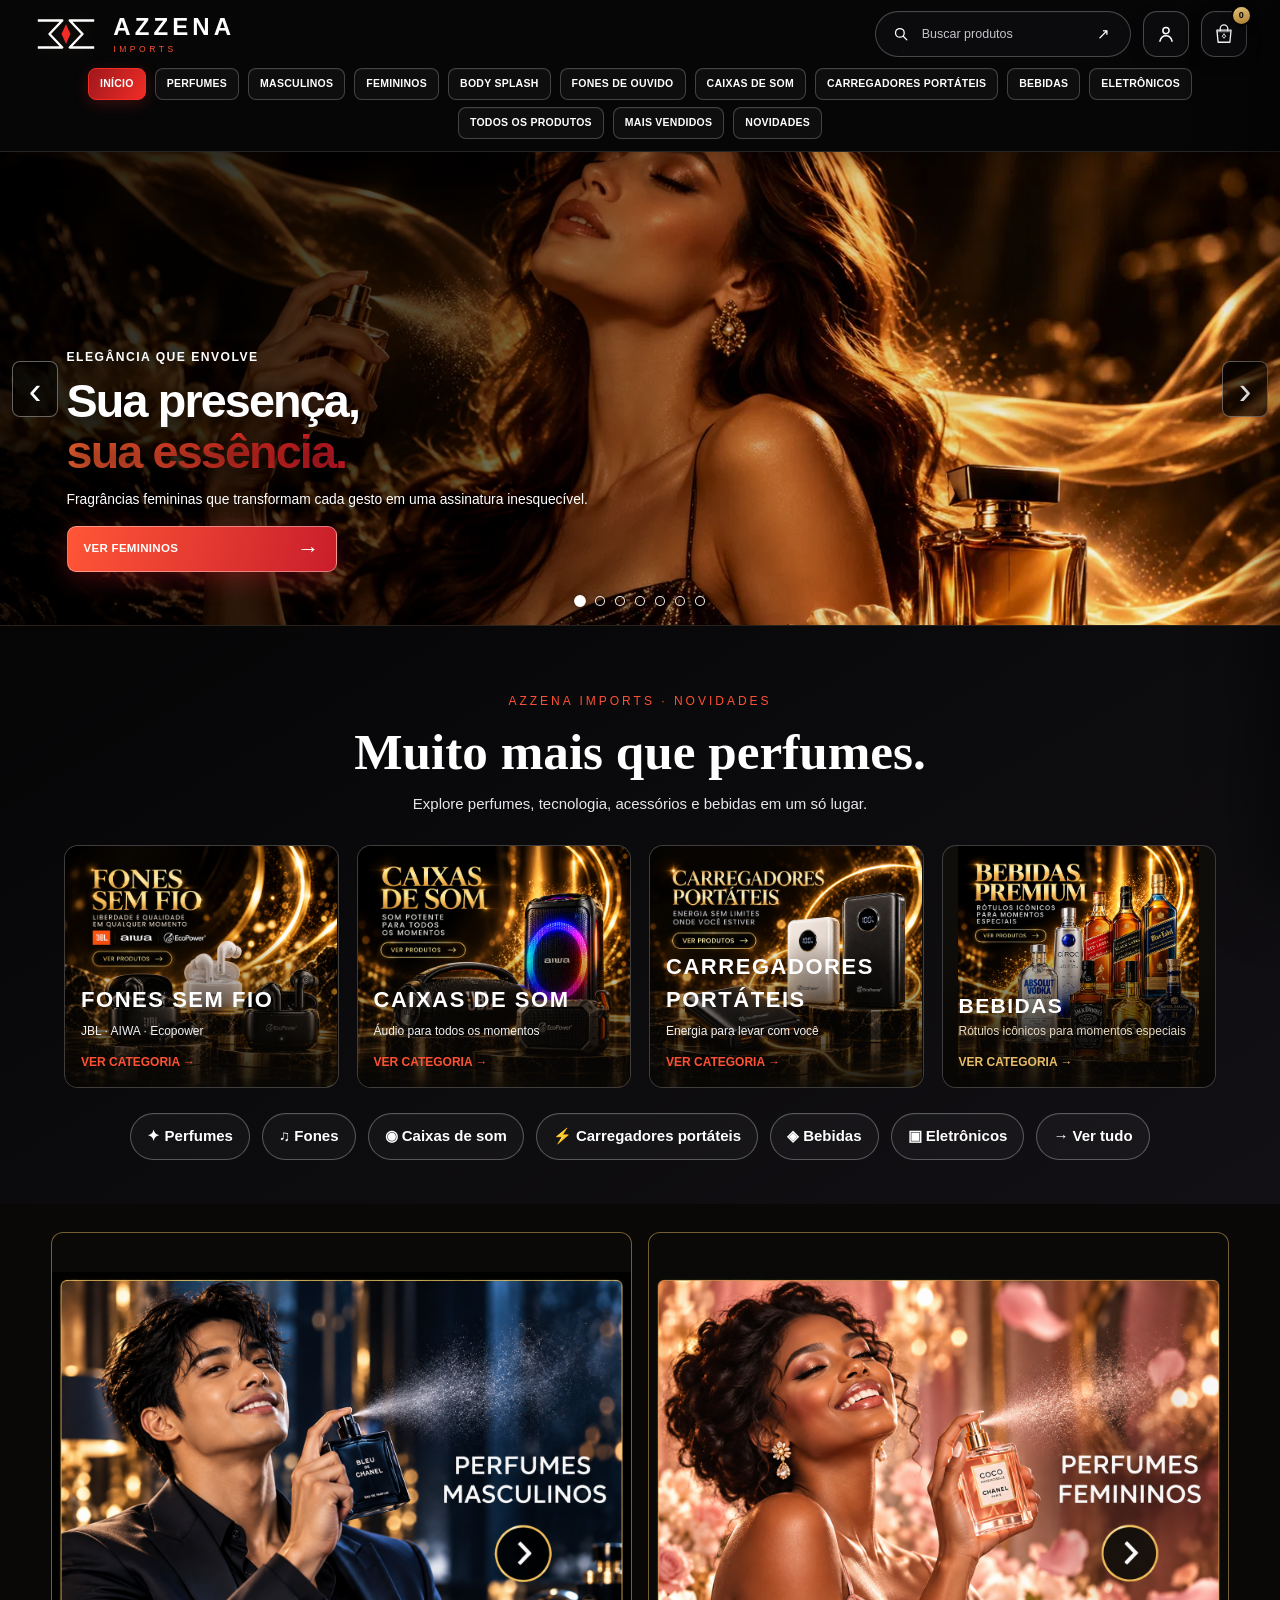
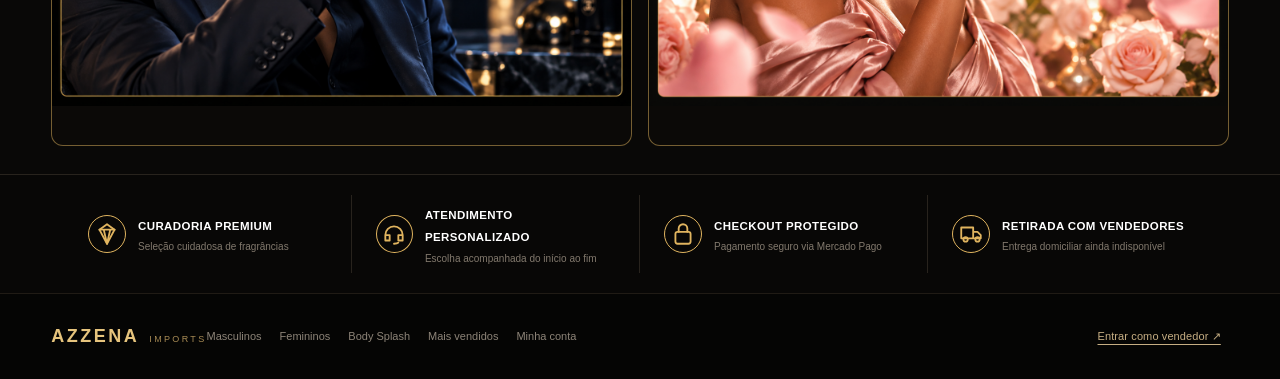
<file: index.html>
<!doctype html>
<html lang="pt-BR">
<head>
  <meta charset="utf-8">
  <meta http-equiv="Content-Security-Policy" content="default-src 'self'; base-uri 'self'; object-src 'none'; script-src 'self'; style-src 'self' 'unsafe-inline' https://fonts.googleapis.com; font-src 'self' https://fonts.gstatic.com data:; img-src 'self' https: data: blob:; connect-src 'self' https://fbwlprwhczxjdsciotsi.supabase.co; form-action 'self'; upgrade-insecure-requests">
  <meta name="referrer" content="strict-origin-when-cross-origin">
  <meta name="viewport" content="width=device-width,initial-scale=1">
  <meta name="theme-color" content="#070604">
  <meta http-equiv="Cache-Control" content="no-cache, no-store, must-revalidate">
  <meta http-equiv="Pragma" content="no-cache">
  <meta http-equiv="Expires" content="0">
  <title>AZZENA IMPORTS — Perfumes, Eletrônicos e Bebidas</title>
  <link rel="preconnect" href="https://fonts.googleapis.com">
  <link rel="preconnect" href="https://fonts.gstatic.com" crossorigin>
  <link href="https://fonts.googleapis.com/css2?family=Cinzel:wght@500;600&family=Cormorant+Garamond:wght@500;600;700&family=Poppins:wght@400;500;600;700&display=swap" rel="stylesheet">
  <link rel="stylesheet" href="styles.css?v=20261008-deployrefresh7">
  <link rel="stylesheet" href="hero-carousel-v2.css?v=20261001-azzena1">
  <style>.hero-arrow{position:absolute;top:50%;transform:translateY(-50%);z-index:9;width:46px;height:56px;border:1px solid #c5a36488;border-radius:8px;background:#0b0a09aa;color:#f4d48a;font-size:38px;cursor:pointer}.hero-arrow-prev{left:12px}.hero-arrow-next{right:12px}.hero-arrow:hover,.hero-arrow:focus-visible{background:#2e2417;outline:2px solid #e0b45f}@media(max-width:600px){.hero-arrow{width:34px;height:42px;font-size:28px}.hero-arrow-prev{left:3px}.hero-arrow-next{right:3px}}</style>
<style>.imports-showcase{padding:54px clamp(16px,5vw,80px) 44px;background:linear-gradient(145deg,#080807,#1b160e);color:#f7f1e6}.imports-heading{text-align:center;margin-bottom:30px}.imports-heading p{color:#d9b66f;letter-spacing:.25em;font-size:12px}.imports-heading h2{font:600 clamp(30px,4vw,54px) Georgia,serif;margin:12px 0}.imports-heading span{color:#c9bfae}.imports-showcase-grid{display:grid;grid-template-columns:repeat(3,minmax(0,1fr));gap:18px}.imports-feature{position:relative;display:block;min-height:260px;overflow:hidden;border:1px solid #a5814359;border-radius:14px;background:#1b1713;color:white;text-decoration:none}.imports-feature img{width:100%;height:100%;position:absolute;inset:0;object-fit:cover;transition:transform .35s}.imports-feature:hover img{transform:scale(1.04)}.imports-feature:after{content:"";position:absolute;inset:0;background:linear-gradient(0deg,#070604dd,transparent 70%)}.imports-feature span{position:absolute;z-index:1;left:22px;bottom:22px;display:grid;gap:6px}.imports-feature b{font-size:21px;letter-spacing:.07em}.imports-feature small{color:#e7dac4}.imports-feature strong{color:#e8bc69;font-size:12px;margin-top:7px}.imports-category-links{display:flex;justify-content:center;gap:12px;flex-wrap:wrap;margin-top:25px}.imports-category-links a{color:#e8d7b8;text-decoration:none;padding:11px 16px;border:1px solid #806b49;border-radius:50px}.imports-category-links a:hover{background:#d7b46c;color:#15100a}@media(max-width:800px){.imports-showcase-grid{grid-template-columns:1fr 1fr}.imports-feature-wide{grid-column:1/-1}.imports-feature{min-height:230px}}@media(max-width:480px){.imports-showcase-grid{grid-template-columns:1fr}.imports-feature-wide{grid-column:auto}.imports-feature{min-height:215px}}</style>
<style>.hero-slide:has(img[src$=".svg"]) .hero-media{opacity:.38;object-fit:cover}.hero-slide:has(img[src$=".svg"]) .hero-shade{background:linear-gradient(90deg,#050505 0%,#0c0a07c9 48%,#0c0a0760 100%)}.imports-feature img[src$=".svg"]{opacity:.3;object-fit:cover}.imports-feature:after{background:linear-gradient(0deg,#080706f5,#08070655)}.imports-feature span{left:20px;right:15px}.imports-feature b{font-size:clamp(16px,2vw,22px)}.imports-feature small{font-size:12px}.hero-copy{position:relative;z-index:3}.hero-slide .hero-button{position:relative;z-index:5}</style><style id="azzena-hero-banner-layout">.hero-slide-product .hero-media{object-fit:cover;object-position:center;opacity:.55}.hero-slide-product .hero-shade{background:linear-gradient(90deg,rgba(0,0,0,.94),rgba(0,0,0,.54) 48%,rgba(0,0,0,.12))}.hero-slide-product .hero-copy{max-width:650px}.hero-slide-product .hero-copy h1{max-width:570px}.hero-slide-product .hero-button{display:inline-flex;align-items:center;justify-content:center;text-decoration:none}.hero-slide-product[data-has-clean-banner="true"] .hero-media{opacity:1}.hero-slide-product[data-has-clean-banner="true"] .hero-shade{background:linear-gradient(90deg,rgba(0,0,0,.82),rgba(0,0,0,.35) 45%,transparent 72%)}@media(max-width:700px){.hero-slide-product .hero-media{object-position:60% center}.hero-slide-product .hero-copy{padding-right:20px}.hero-slide-product .hero-copy h1{font-size:clamp(30px,8vw,46px);line-height:1.1}.hero-slide-product .hero-shade{background:linear-gradient(90deg,#050505e8,#0505058a 75%,#05050544)}}</style><style id="hero-clean-links">.hero-slide-clean .hero-banner-link{position:absolute;inset:0;display:block;z-index:4;cursor:pointer}.hero-slide-clean .hero-banner-link img{width:100%;height:100%;object-fit:cover;opacity:1}.hero-slide-clean .hero-shade,.hero-slide-clean .hero-copy{display:none!important}.hero-slide-clean:focus-within{outline:2px solid #d9b66f;outline-offset:-2px}</style><style id="azzena-carousel-framing-20261013">
/* Show complete 1920x800 promotional compositions instead of cropping text or products. */
#inicio .hero-slide-clean .hero-banner-link{position:absolute!important;inset:0!important;display:flex!important;align-items:center!important;justify-content:center!important;background:#090806!important;overflow:hidden!important}
#inicio .hero-slide-clean .hero-banner-link .hero-media{position:relative!important;inset:auto!important;display:block!important;width:100%!important;height:100%!important;object-fit:contain!important;object-position:center center!important;opacity:1!important}
@media (min-width:1024px){#inicio.hero,#inicio .hero-carousel{min-height:clamp(450px,41.6667vw,800px)!important}}
@media (max-width:1023px){#inicio .hero-slide-clean .hero-banner-link .hero-media{object-fit:contain!important;object-position:center center!important}}
</style><style id="azzena-category-image-fit-20261013">
/* Product imagery is portrait (691x759): keep the entire product visible in cards. */
.imports-showcase-grid .imports-feature{min-height:320px!important;background:#100e0b!important}
.imports-showcase-grid .imports-feature img{position:absolute!important;inset:0!important;width:100%!important;height:100%!important;object-fit:contain!important;object-position:center center!important;transform:none!important;opacity:1!important}
.imports-showcase-grid .imports-feature:hover img{transform:none!important}
.imports-showcase-grid .imports-feature:after{background:linear-gradient(0deg,#080705ed 0%,#08070599 25%,transparent 62%)!important}
.imports-showcase-grid .imports-feature span{left:16px!important;right:12px!important;bottom:16px!important}
@media(max-width:767px){.imports-showcase-grid .imports-feature{min-height:280px!important}}
/* Desktop/tablet hero art: preserve all embedded copy without clipping. */
#inicio .hero-slide-clean .hero-banner-link img.hero-media{object-fit:contain!important;object-position:center!important}
</style><style id="azzena-banner-size-fix">
/* Electronics slides use a fixed 12:5 image ratio at every viewport size. */
#inicio.hero:has(.hero-slide-clean.is-active),#inicio .hero-carousel:has(.hero-slide-clean.is-active){height:auto!important;min-height:0!important;aspect-ratio:12 / 5!important}
#inicio .hero-slide-clean .hero-banner-link{inset:0!important;overflow:hidden!important}
#inicio .hero-slide-clean .hero-banner-link img.hero-media{width:100%!important;height:100%!important;object-fit:contain!important;object-position:center!important;max-width:100%!important;max-height:100%!important}
@media(max-width:767px){#inicio.hero:has(.hero-slide-clean.is-active),#inicio .hero-carousel:has(.hero-slide-clean.is-active){aspect-ratio:12 / 5!important;min-height:0!important}}
</style><style id="azzena-electronics-banner-safe-scale">
/* Keep artwork and its gold frame safely inside carousel on all devices. */
#inicio .hero-slide-clean .hero-banner-link{display:flex!important;align-items:center!important;justify-content:center!important;overflow:hidden!important;padding:clamp(14px,2.3vw,42px)!important;box-sizing:border-box!important;background:#090806!important}
#inicio .hero-slide-clean .hero-banner-link img.hero-media{position:relative!important;inset:auto!important;flex:none!important;display:block!important;width:100%!important;height:100%!important;max-width:100%!important;max-height:100%!important;object-fit:contain!important;object-position:center center!important;transform:scale(.90)!important;transform-origin:center center!important}
@media(max-width:767px){#inicio .hero-slide-clean .hero-banner-link{padding:10px!important}#inicio .hero-slide-clean .hero-banner-link img.hero-media{transform:scale(.86)!important}}
</style><style id="azzena-electronics-image-real-fit">
/* Image itself, not the banner container, is scaled. Override earlier CSS. */
#inicio .hero-slide-clean .hero-banner-link{position:absolute!important;inset:0!important;padding:0!important;display:grid!important;place-items:center!important;overflow:hidden!important;background:#080705!important}
#inicio .hero-slide-clean .hero-banner-link>img.hero-media{position:static!important;inset:auto!important;display:block!important;width:92%!important;height:auto!important;max-width:92%!important;max-height:88%!important;min-width:0!important;min-height:0!important;object-fit:contain!important;object-position:center!important;transform:none!important;filter:none!important;clip-path:none!important}
@media(max-width:767px){#inicio .hero-slide-clean .hero-banner-link>img.hero-media{width:94%!important;max-width:94%!important;max-height:90%!important}}
</style><style id="azzena-linked-gallery-20261013">
/* Images are designed with their copy inside: show every pixel without an overlay or destructive cover crop. */
#inicio.hero:has(.hero-slide-clean.is-active),
#inicio .hero-carousel:has(.hero-slide-clean.is-active){
  aspect-ratio:16 / 9!important;
  min-height:0!important;
  height:auto!important;
  max-height:760px!important;
}
#inicio .hero-slide-clean .hero-banner-link{
  padding:0!important;
  display:flex!important;
  align-items:center!important;
  justify-content:center!important;
  background:#090806!important;
  overflow:hidden!important;
}
#inicio .hero-slide-clean .hero-banner-link>img.hero-media{
  position:static!important;
  inset:auto!important;
  width:100%!important;
  height:100%!important;
  max-width:100%!important;
  max-height:100%!important;
  object-fit:contain!important;
  object-position:center!important;
  transform:none!important;
  opacity:1!important;
  filter:none!important;
  clip-path:none!important;
}
.category-grid.azzena-image-categories{
  grid-template-columns:repeat(2,minmax(0,1fr))!important;
  gap:16px!important;
  padding:28px clamp(14px,4vw,62px)!important;
}
.category-grid.azzena-image-categories .azzena-category-art{
  height:auto!important;
  min-height:0!important;
  aspect-ratio:1.13 / 1!important;
  display:block!important;
  border:1px solid rgba(224,180,95,.5)!important;
  border-radius:12px!important;
  background:#0b0907!important;
  overflow:hidden!important;
  line-height:0!important;
}
.category-grid.azzena-image-categories .azzena-category-art::before,
.category-grid.azzena-image-categories .azzena-category-art::after{content:none!important;display:none!important}
.category-grid.azzena-image-categories .azzena-category-art img{
  width:100%!important;
  height:100%!important;
  object-fit:contain!important;
  object-position:center!important;
  display:block!important;
  transition:transform .25s ease!important;
}
.category-grid.azzena-image-categories .azzena-category-art:hover img{transform:scale(1.015)}
.category-grid.azzena-image-categories .azzena-category-art:focus-visible{outline:3px solid #e3b965;outline-offset:4px}
@media(max-width:920px){.category-grid.azzena-image-categories{grid-template-columns:repeat(2,minmax(0,1fr))!important}}
@media(max-width:570px){
  .category-grid.azzena-image-categories{grid-template-columns:1fr!important;gap:14px!important;padding:20px 14px!important}
  #inicio.hero:has(.hero-slide-clean.is-active),#inicio .hero-carousel:has(.hero-slide-clean.is-active){aspect-ratio:16 / 9!important;max-height:none!important;min-height:0!important}
  #inicio .hero-slide-clean .hero-banner-link>img.hero-media{width:100%!important;height:100%!important}
}
</style><style id="azzena-showcase-equal-cards-20261013">
/* Three identical showcase cards. The source artwork has a 1333:1180 ratio. */
.imports-showcase-grid{grid-template-columns:repeat(3,minmax(0,1fr))!important;align-items:stretch}
.imports-showcase-grid>.imports-feature{box-sizing:border-box!important;width:100%!important;min-width:0!important;min-height:0!important;height:auto!important;aspect-ratio:1333 / 1180!important;grid-column:auto!important}
.imports-showcase-grid>.imports-feature>img{object-fit:contain!important;width:100%!important;height:100%!important}
@media(max-width:800px){.imports-showcase-grid{grid-template-columns:repeat(2,minmax(0,1fr))!important}}
@media(max-width:480px){.imports-showcase-grid{grid-template-columns:minmax(0,1fr)!important}}
</style><style id="azzena-beverages-style">
/* Four aligned cards. Beverage title, subtitle and link inherit the identical shared card styles. */
.imports-showcase-grid{grid-template-columns:repeat(4,minmax(0,1fr))!important}
.imports-showcase-grid>.imports-feature-bebidas{position:relative;overflow:hidden;border:1px solid #a5814359;border-radius:14px}
.imports-showcase-grid>.imports-feature-bebidas>img{position:absolute!important;inset:0!important;display:block;width:100%!important;height:100%!important;object-fit:contain!important;object-position:center!important;z-index:0!important}
.imports-showcase-grid>.imports-feature-bebidas::after{content:""!important;display:block!important;z-index:1!important;pointer-events:none!important;background:linear-gradient(0deg,rgba(7,6,4,.94) 0%,rgba(7,6,4,.74) 25%,rgba(7,6,4,.18) 56%,transparent 75%)!important}
.imports-showcase-grid>.imports-feature-bebidas>span{position:absolute!important;left:16px!important;right:12px!important;bottom:16px!important;z-index:2!important;display:grid!important;gap:6px!important}
.imports-showcase-grid>.imports-feature-bebidas>span b{color:#fff!important;font-size:clamp(17px,1.7vw,21px)!important;letter-spacing:.07em!important;line-height:1.16!important}
.imports-showcase-grid>.imports-feature-bebidas>span small{color:#e7dac4!important;font-size:12px!important;line-height:1.3!important}
.imports-showcase-grid>.imports-feature-bebidas>span strong{color:#e8bc69!important;font-size:12px!important;margin-top:7px!important;font-weight:700!important}
.azzena-beverage-banner{position:relative}
.azzena-beverage-banner-placeholder{position:absolute;inset:0;display:flex;flex-direction:column;align-items:center;justify-content:center;gap:12px;background:radial-gradient(ellipse at center,#59442b,#12100c 70%);color:#f1d6a0;letter-spacing:.16em}
.azzena-beverage-banner-placeholder small{font-size:clamp(11px,1.1vw,16px)}
.azzena-beverage-banner-placeholder strong{font:600 clamp(36px,6vw,88px) Georgia,serif;letter-spacing:.2em}
.azzena-beverage-banner-placeholder em{font-size:clamp(13px,1.5vw,21px);font-style:normal;letter-spacing:.06em}
.azzena-beverage-banner img.hero-media{position:relative!important;z-index:1}
@media(max-width:1100px){.imports-showcase-grid{grid-template-columns:repeat(2,minmax(0,1fr))!important}}
@media(max-width:600px){.imports-showcase-grid{grid-template-columns:1fr!important}}
</style><style id="azzena-red-white-home-20261014">
/* Página inicial: identidade preta, branca e vermelha — sem alterar checkout, carrinho ou outros documentos. */
:root{
  --az-contrast-red:#f12d26;
  --az-contrast-red-light:#ff5135;
  --az-contrast-white:#fff;
  --az-contrast-outline:rgba(255,255,255,.25);
}
body{background:#050506;color:#fff}
body>.header{background:#060607!important;border-bottom:1px solid rgba(255,255,255,.13)!important;box-shadow:0 5px 25px rgba(0,0,0,.34)}
body>.header .brand-wordmark .logo-name{color:#fff!important}
body>.header .brand-wordmark small{color:var(--az-contrast-red-light)!important}
body>.header .brand-monogram-svg .zz-stroke{stroke:#fff!important}
body>.header .brand-monogram-svg .zz-core{fill:var(--az-contrast-red)!important}
body>.header .nav{gap:6px 7px!important;align-content:center!important}
body>.header .nav a{
  display:inline-flex!important;align-items:center!important;justify-content:center!important;
  flex:0 0 auto!important;
  box-sizing:border-box!important;
  min-height:32px!important;
  padding:7px 10px!important;
  border:1px solid rgba(255,255,255,.22)!important;
  border-radius:8px!important;
  background:rgba(255,255,255,.035)!important;
  color:#fff!important;
  font-family:Poppins,Arial,sans-serif!important;
  font-size:10.5px!important;
  font-weight:600!important;
  letter-spacing:.025em!important;
  line-height:1.3!important;
  text-transform:uppercase!important;
  white-space:nowrap!important;
  text-decoration:none!important;
  box-shadow:inset 0 1px 0 rgba(255,255,255,.035)!important;
  transition:background-color .2s,border-color .2s,color .2s,box-shadow .2s!important;
}
body>.header .nav a::after{display:none!important;content:none!important}
body>.header .nav a:hover,
body>.header .nav a:focus-visible{
  color:#fff!important;
  background:rgba(241,45,38,.14)!important;
  border-color:var(--az-contrast-red)!important;
  box-shadow:0 0 0 2px rgba(241,45,38,.12)!important;
}
body>.header .nav a.active,
body>.header .nav a[aria-current="page"]{
  color:#fff!important;
  border-color:var(--az-contrast-red)!important;
  background:linear-gradient(120deg,#9f171c,#f12d26)!important;
  box-shadow:0 4px 16px rgba(241,45,38,.22)!important;
}
body>.header .nav a:focus-visible,
body>.header .header-action:focus-visible{outline:2px solid #ff725b!important;outline-offset:2px!important}
body>.header .header-search{background:#0b0b0e!important;border:1px solid rgba(255,255,255,.25)!important}
body>.header .header-search:focus-within{border-color:#ff5135!important;box-shadow:0 0 0 3px rgba(241,45,38,.14)!important}
body>.header .header-search input{color:#fff!important}
body>.header .header-search input::placeholder{color:#c5c5c9!important}
body>.header .header-search .tool-svg svg{stroke:#fff!important}
body>.header .header-action{background:#0b0b0e!important;color:#fff!important;border:1px solid rgba(255,255,255,.25)!important}
body>.header .header-action:hover{border-color:var(--az-contrast-red)!important;color:#ff5135!important}
body>.header .header-action svg{stroke:currentColor!important}
body>.header .cart-count,body>.header .bag-count{background:var(--az-contrast-red)!important;color:#fff!important}
/* Textos HTML do carrossel, sem recolorir imagens autorais (que já contêm suas próprias frases). */
#inicio .hero-slide:not(.hero-slide-clean) .hero-copy h1{color:#fff!important}
#inicio .hero-slide:not(.hero-slide-clean) .hero-copy h1 em{
  color:#ff5135!important;
  background:linear-gradient(90deg,#ff6b30,#f42b24,#ca1426)!important;
  -webkit-background-clip:text!important;background-clip:text!important;-webkit-text-fill-color:transparent!important
}
#inicio .hero-slide:not(.hero-slide-clean) .hero-copy>p{color:#fff!important}
#inicio .hero-slide:not(.hero-slide-clean) .hero-desc{color:#f6f6f8!important}
#inicio .hero-slide:not(.hero-slide-clean) .hero-copy .hero-button{
  background:linear-gradient(105deg,#ff5637,#c91e2b)!important;
  border:1px solid rgba(255,255,255,.4)!important;
  color:#fff!important;
  border-radius:9px!important;
  box-shadow:0 8px 24px rgba(210,29,40,.3)!important
}
#inicio .hero-slide:not(.hero-slide-clean) .hero-copy .hero-button:hover,
#inicio .hero-slide:not(.hero-slide-clean) .hero-copy .hero-button:focus-visible{
  background:linear-gradient(105deg,#ff684b,#e32635)!important;
  border-color:#fff!important;
}
#inicio .hero-arrow{background:rgba(0,0,0,.65)!important;color:#fff!important;border:1px solid rgba(255,255,255,.38)!important}
#inicio .hero-arrow:hover,#inicio .hero-arrow:focus-visible{color:#fff!important;border-color:var(--az-contrast-red)!important;background:rgba(150,15,24,.76)!important}
#inicio .hero-dot.is-active,#inicio .hero-dots button.is-active{background:#f12d26!important;border-color:#f12d26!important}
/* Bloco de novidades e quatro cards: texto branco e ação vermelha; fotos preservadas. */
.imports-showcase{background:linear-gradient(150deg,#050506,#121014)!important;color:#fff!important}
.imports-heading p{color:#ff5135!important}
.imports-heading h2{color:#fff!important}
.imports-heading>span{color:#e6e6ea!important}
.imports-feature{border-color:rgba(255,255,255,.2)!important;background:#08080a!important}
.imports-feature:hover,.imports-feature:focus-visible{border-color:var(--az-contrast-red)!important}
.imports-feature span b{color:#fff!important}
.imports-feature span small{color:#f2f2f5!important}
.imports-feature span strong{color:#ff5135!important}
.imports-category-links a{
  color:#fff!important;background:rgba(255,255,255,.035)!important;
  border:1px solid rgba(255,255,255,.29)!important;
  border-radius:999px!important;
  font-family:Poppins,Arial,sans-serif!important;
  font-weight:600!important;
  box-shadow:inset 0 1px 0 rgba(255,255,255,.04)!important;
  transition:background .2s,border-color .2s,box-shadow .2s!important;
}
.imports-category-links a:hover,.imports-category-links a:focus-visible{
  color:#fff!important;border-color:var(--az-contrast-red)!important;
  background:rgba(241,45,38,.13)!important;
  box-shadow:0 0 0 2px rgba(241,45,38,.1)!important
}
@media(min-width:1101px){
  body>.header{height:auto!important;min-height:96px!important}
  body>.header .nav{gap:6px 7px!important}
}
@media(min-width:700px) and (max-width:1100px){
  body>.header .nav{gap:7px!important}
  body>.header .nav a{min-height:31px!important;padding:7px 9px!important;font-size:10.5px!important}
}
@media(max-width:699px){
  body>.header .nav a{font-size:10px!important;min-height:33px!important;padding:7px 9px!important}
}
@media(prefers-reduced-motion:reduce){
  body>.header .nav a,.imports-category-links a{transition:none!important}
}
</style>
<style id="azzena-overlap-layout-consolidated-20261014">
/* AZZENA home: unified, collision-free header and compact carousel.
   This replaces the two historical conflicting first-slide CSS blocks. */

/* HEADER: reserve a full second row for navigation, independent of search/account/bag. */
body>.header{
  display:grid!important;
  grid-template-columns:minmax(0,1fr) auto!important;
  grid-template-areas:"brand tools" "navigation navigation"!important;
  grid-template-rows:auto auto!important;
  column-gap:20px!important;
  row-gap:8px!important;
  height:auto!important;
  min-height:0!important;
  padding:10px clamp(16px,2.6vw,38px) 12px!important;
  align-items:center!important;
  overflow:visible!important;
  box-sizing:border-box!important;
}
body>.header>.brand-logo{
  grid-area:brand!important;
  justify-self:start!important;
  align-self:center!important;
  min-width:0!important;
}
body>.header>.header-tools{
  grid-area:tools!important;
  justify-self:end!important;
  align-self:center!important;
  display:flex!important;
  flex-wrap:nowrap!important;
  gap:12px!important;
  max-width:100%!important;
  min-width:0!important;
}
body>.header>.header-tools .header-search{
  box-sizing:border-box!important;
  width:clamp(170px,20vw,280px)!important;
  max-width:min(280px,40vw)!important;
  min-width:0!important;
  flex-shrink:1!important;
}
body>.header>.nav{
  grid-area:navigation!important;
  display:flex!important;
  flex-wrap:wrap!important;
  align-items:center!important;
  align-content:center!important;
  justify-content:center!important;
  width:100%!important;
  min-width:0!important;
  max-width:100%!important;
  gap:7px 9px!important;
  padding:2px 0 0!important;
  position:static!important;
  overflow:visible!important;
  box-sizing:border-box!important;
}
body>.header>.nav a{
  flex:0 0 auto!important;
  font-size:10.5px!important;
  min-height:32px!important;
  padding:7px 11px!important;
  box-sizing:border-box!important;
}

/* CAROUSEL: a sensible uniform desktop height ensures ALL content is visible
   in the initial viewport. Never change slides to position:relative. */
#inicio.hero,
#inicio .hero-carousel,
#inicio.hero:has(.hero-slide-clean.is-active),
#inicio .hero-carousel:has(.hero-slide-clean.is-active){
  height:clamp(420px,37vw,560px)!important;
  min-height:0!important;
  max-height:none!important;
  aspect-ratio:auto!important;
  overflow:hidden!important;
}
#inicio .hero-carousel{
  position:relative!important;
  width:100%!important;
}
#inicio .hero-slide{
  position:absolute!important;
  inset:0!important;
  height:100%!important;
  min-height:0!important;
  box-sizing:border-box!important;
  overflow:hidden!important;
}
#inicio .hero-slide:nth-child(-n+2)>img.hero-media{
  position:absolute!important;
  inset:0!important;
  display:block!important;
  width:100%!important;
  height:100%!important;
  object-fit:cover!important;
  object-position:center 34%!important;
  opacity:1!important;
  transform:none!important;
  filter:none!important;
}
#inicio .hero-slide:nth-child(-n+2)>.hero-shade{
  display:block!important;
  position:absolute!important;
  inset:0!important;
  z-index:1!important;
  pointer-events:none!important;
  background:linear-gradient(90deg,rgba(0,0,0,.86),rgba(0,0,0,.67) 33%,rgba(0,0,0,.12) 64%,transparent)!important;
}
#inicio .hero-slide:nth-child(-n+2)>.hero-copy{
  position:absolute!important;
  inset:auto auto clamp(42px,4.2vw,61px) clamp(28px,5.2vw,74px)!important;
  z-index:4!important;
  height:auto!important;
  min-height:0!important;
  max-height:calc(100% - 70px)!important;
  width:min(42%,560px)!important;
  max-width:calc(100% - 66px)!important;
  padding:0!important;
  margin:0!important;
  box-sizing:border-box!important;
  display:flex!important;
  flex-direction:column!important;
  align-items:flex-start!important;
  justify-content:flex-end!important;
  gap:clamp(6px,.9vw,12px)!important;
  transform:none!important;
}
#inicio .hero-slide:nth-child(-n+2) .hero-copy>p{
  color:#fff!important;
  font-family:Poppins,Arial,sans-serif!important;
  font-weight:600!important;
  letter-spacing:.12em!important;
  font-size:clamp(10px,.95vw,13px)!important;
  line-height:1.2!important;
  margin:0!important;
}
#inicio .hero-slide:nth-child(-n+2) .hero-copy h1{
  color:#fff!important;
  font-family:Poppins,Arial,sans-serif!important;
  font-weight:700!important;
  letter-spacing:-.04em!important;
  font-size:clamp(30px,3.65vw,55px)!important;
  line-height:1.09!important;
  width:100%!important;
  margin:0!important;
}
#inicio .hero-slide:nth-child(-n+2) .hero-copy h1 em{
  font-family:inherit!important;
  font-style:normal!important;
  font-weight:700!important;
  color:#ff5135!important;
  background:linear-gradient(90deg,#ff6834,#f12d26 70%,#d31a2a)!important;
  -webkit-background-clip:text!important;
  background-clip:text!important;
  -webkit-text-fill-color:transparent!important;
}
#inicio .hero-slide:nth-child(-n+2) .hero-desc{
  font-family:Poppins,Arial,sans-serif!important;
  color:#fff!important;
  display:block!important;
  font-size:clamp(12px,1.08vw,16px)!important;
  line-height:1.4!important;
  width:100%!important;
  max-width:100%!important;
  margin:0!important;
}
#inicio .hero-slide:nth-child(-n+2) .hero-copy .hero-button{
  display:inline-flex!important;
  align-items:center!important;
  justify-content:space-between!important;
  box-sizing:border-box!important;
  width:min(270px,100%)!important;
  max-width:100%!important;
  min-width:0!important;
  min-height:42px!important;
  padding:10px 16px!important;
  margin:5px 0 0!important;
  gap:14px!important;
  font-family:Poppins,Arial,sans-serif!important;
  font-size:clamp(10px,.9vw,13px)!important;
  font-weight:700!important;
  line-height:1.1!important;
  letter-spacing:.025em!important;
  border-radius:9px!important;
}
/* Keep autoplay arrows, carousel dots and entire click target unobstructed. */
#inicio .hero-arrow{z-index:9!important}
#inicio .hero-dots{bottom:12px!important;z-index:10!important}

/* Responsive header: text cannot push over controls. */
@media(max-width:900px){
  body>.header{padding:10px 16px 12px!important;row-gap:9px!important}
  body>.header>.nav{gap:6px!important}
  body>.header>.nav a{font-size:10px!important;min-height:30px!important;padding:6px 9px!important}
  #inicio.hero,#inicio .hero-carousel,
  #inicio.hero:has(.hero-slide-clean.is-active),
  #inicio .hero-carousel:has(.hero-slide-clean.is-active){
    height:clamp(370px,46vw,470px)!important;
  }
  #inicio .hero-slide:nth-child(-n+2)>.hero-copy{
    left:22px!important;bottom:42px!important;
    width:50%!important;
  }
  #inicio .hero-slide:nth-child(-n+2) .hero-copy h1{
    font-size:clamp(26px,4.4vw,40px)!important;
  }
}
@media(max-width:620px){
  body>.header{
    grid-template-columns:minmax(0,1fr) auto!important;
    grid-template-areas:"brand tools" "navigation navigation"!important;
    padding:10px 12px!important;
    gap:10px!important;
  }
  body>.header>.header-tools{gap:8px!important}
  body>.header>.header-tools .header-search{display:none!important}
  body>.header>.nav{
    flex-wrap:nowrap!important;
    justify-content:flex-start!important;
    overflow-x:auto!important;
    overflow-y:hidden!important;
    -webkit-overflow-scrolling:touch;
    scrollbar-width:none;
    padding:0 0 5px!important;
  }
  body>.header>.nav::-webkit-scrollbar{display:none}
  body>.header>.nav a{flex-shrink:0!important}
  #inicio.hero,#inicio .hero-carousel,
  #inicio.hero:has(.hero-slide-clean.is-active),
  #inicio .hero-carousel:has(.hero-slide-clean.is-active){
    height:clamp(335px,90vw,420px)!important;
  }
  #inicio .hero-slide:nth-child(-n+2)>img.hero-media{object-position:55% 32%!important}
  #inicio .hero-slide:nth-child(-n+2)>.hero-shade{
    background:linear-gradient(90deg,rgba(0,0,0,.89),rgba(0,0,0,.61) 55%,transparent)!important;
  }
  #inicio .hero-slide:nth-child(-n+2)>.hero-copy{
    left:15px!important;bottom:37px!important;
    width:75%!important;
    max-width:calc(100% - 26px)!important;
    max-height:calc(100% - 54px)!important;
    gap:5px!important;
  }
  #inicio .hero-slide:nth-child(-n+2) .hero-copy>p{
    font-size:9px!important;letter-spacing:.055em!important;
  }
  #inicio .hero-slide:nth-child(-n+2) .hero-copy h1{
    font-size:clamp(22px,6vw,33px)!important;
    line-height:1.07!important;
  }
  #inicio .hero-slide:nth-child(-n+2) .hero-desc{
    font-size:clamp(10px,2.4vw,12px)!important;line-height:1.3!important;
  }
  #inicio .hero-slide:nth-child(-n+2) .hero-copy .hero-button{
    width:min(190px,100%)!important;
    min-height:33px!important;
    padding:7px 11px!important;
    font-size:10px!important;
    margin-top:1px!important;
  }
  #inicio .hero-dots{bottom:9px!important}
}
</style>
</head>
<body>
  <script src="recovery-redirect.js"></script>
  <div class="site-unavailable" id="siteUnavailable" hidden>
    <div class="site-unavailable-card">
<h1 id="siteUnavailableTitle">Site temporariamente indisponível</h1>
      <p id="siteUnavailableMessage">Estamos realizando um ajuste operacional. Voltamos em breve.</p>
    </div>
  </div>

  <header class="header">
    <a class="logo brand-logo" href="#inicio" aria-label="AZZENA IMPORTS">
      <span class="brand-monogram" aria-hidden="true">
        <svg class="brand-monogram-svg" viewBox="0 0 88 56" role="img">
          <path class="zz-stroke zz-left" d="M8 10H39L22 28l17 18H8"/>
          <path class="zz-stroke zz-right" d="M80 10H49l17 18-17 18h31"/>
          <path class="zz-core" d="M44 15l6 13-6 13-6-13 6-13Z"/>
        </svg>
      </span>
      <span class="brand-wordmark">
        <span class="logo-name">AZZENA</span>
        <small>IMPORTS</small>
      </span>
    </a>

    <nav class="nav">
      <a class="active" href="index.html#inicio">Início</a>
      <a href="categoria.html?tipo=perfumes">Perfumes</a>
      <a href="categoria.html?tipo=perfumes&amp;genero=masculino">Masculinos</a>
      <a href="categoria.html?tipo=perfumes&amp;genero=feminino">Femininos</a>
      <a href="categoria.html?tipo=perfumes&amp;genero=body_splash">Body Splash</a><a href="categoria.html?tipo=fones">Fones de ouvido</a><a href="categoria.html?tipo=caixas">Caixas de som</a><a href="categoria.html?tipo=carregadores">Carregadores portáteis</a><a href="categoria.html?tipo=bebidas">Bebidas</a><a href="categoria.html?tipo=eletronicos">Eletrônicos</a><a href="categoria.html?tipo=todos">Todos os produtos</a>
      <a href="categoria.html?tipo=todos&amp;vitrine=mais-vendidos">Mais Vendidos</a>
      <a href="categoria.html?tipo=todos&amp;vitrine=novidades">Novidades</a>
    </nav>

    <div class="header-tools">
      <form class="header-search" role="search" action="categoria.html" method="get" aria-label="Buscar produtos"><input type="hidden" name="tipo" value="todos">
        <span class="tool-svg" aria-hidden="true">
          <svg viewBox="0 0 24 24"><circle cx="10.5" cy="10.5" r="5.8"/><path d="m15 15 4.8 4.8"/></svg>
        </span>
        <input id="topSearch" name="q" type="search" placeholder="Buscar produtos" enterkeyhint="search" aria-label="Buscar produtos"><button type="submit" aria-label="Pesquisar" style="border:0;background:transparent;color:inherit;cursor:pointer;padding:4px">↗</button>
      </form>

      <a class="user-icon header-action" href="conta.html" aria-label="Minha conta">
        <svg viewBox="0 0 24 24" aria-hidden="true">
          <circle cx="12" cy="8.2" r="3.4"/>
          <path d="M5.4 19.8c1-4 3.2-5.8 6.6-5.8s5.6 1.8 6.6 5.8"/>
        </svg>
      </a>

      <button class="cart-icon header-action luxury-bag-button" id="bagBtn" type="button" aria-label="Abrir minha sacola">
        <svg class="luxury-bag-icon" viewBox="0 0 32 32" aria-hidden="true">
          <path class="bag-shell" d="M7.3 11.2h17.4l-1.45 15H8.75l-1.45-15Z"/>
          <path class="bag-handle" d="M11.4 12V9.3A4.6 4.6 0 0 1 16 4.7a4.6 4.6 0 0 1 4.6 4.6V12"/>
          <path class="bag-rim" d="M8.1 13.2h15.8"/>
          <path class="bag-emblem" d="M16 16.2l2.1 2.5-2.1 2.5-2.1-2.5 2.1-2.5Z"/>
        </svg>
        <span id="bagCount">0</span>
      </button>
    </div>
  </header>

  <main>
    <section class="hero" id="inicio">
      <div class="hero-carousel" id="heroCarousel">

        <article class="hero-slide is-active" data-hero-slide aria-hidden="false">
          <img class="hero-media" src="assets/hero-feminine-hd.jpg?v=2a587f3f58ef" alt="" draggable="false" fetchpriority="high" decoding="async">
          <div class="hero-shade"></div>
          <div class="hero-copy">
            <p>ELEGÂNCIA QUE ENVOLVE</p>
            <h1>Sua presença,<br><em>sua essência.</em></h1>
            <span class="hero-desc">Fragrâncias femininas que transformam cada gesto em uma assinatura inesquecível.</span>
            <a class="gold-button hero-button" type="button" href="categoria.html?tipo=perfumes&amp;genero=feminino">VER FEMININOS <b>→</b></a>
          </div>
        </article>

        <article class="hero-slide" data-hero-slide aria-hidden="true">
          <img class="hero-media" src="assets/hero-masculine-hd.jpg?v=b15cb51d3e71" alt="" draggable="false" loading="lazy" decoding="async">
          <div class="hero-shade"></div>
          <div class="hero-copy">
            <p>PERSONALIDADE EM CADA NOTA</p>
            <h1>Presença que<br><em>deixa marca.</em></h1>
            <span class="hero-desc">Perfumes masculinos intensos e sofisticados para uma identidade verdadeiramente marcante.</span>
            <a class="gold-button hero-button" type="button" href="categoria.html?tipo=perfumes&amp;genero=masculino">VER MASCULINOS <b>→</b></a>
          </div>
        </article>

        <article class="hero-slide hero-slide-product hero-slide-clean" data-hero-slide aria-hidden="true" data-banner="perfumes" data-has-clean-banner="true"><a class="hero-banner-link" href="categoria.html?tipo=perfumes" aria-label="Ver catálogo de perfumes"><img class="hero-media" src="assets/01_carrossel_perfumes.jpg?v=20261013-gallery1" alt="Conheça a coleção de perfumes" loading="lazy" decoding="async"></a></article>
        <article class="hero-slide hero-slide-product hero-slide-clean" data-hero-slide aria-hidden="true" data-banner="jbl" data-has-clean-banner="true"><a class="hero-banner-link" href="categoria.html?tipo=fones" aria-label="Ver fones de ouvido"><img class="hero-media" src="assets/02_carrossel_fones.jpg?v=20261013-gallery1" alt="fones" loading="lazy" decoding="async" onerror="this.onerror=null;this.src='assets/banner-fones-bluetooth.webp'"></a></article>
        <article class="hero-slide hero-slide-product hero-slide-clean" data-hero-slide aria-hidden="true" data-banner="speakers" data-has-clean-banner="true"><a class="hero-banner-link" href="categoria.html?tipo=caixas" aria-label="Ver caixas de som"><img class="hero-media" src="assets/03_carrossel_caixas.jpg?v=20261013-gallery1" alt="caixas" loading="lazy" decoding="async" onerror="this.onerror=null;this.src='assets/banner-caixas-de-som.webp'"></a></article>
        <article class="hero-slide hero-slide-product hero-slide-clean" data-hero-slide aria-hidden="true" data-banner="powerbanks" data-has-clean-banner="true"><a class="hero-banner-link" href="categoria.html?tipo=carregadores" aria-label="Ver carregadores portáteis"><img class="hero-media" src="assets/04_carrossel_carregadores.jpg?v=20261013-gallery1" alt="carregadores" loading="lazy" decoding="async" onerror="this.onerror=null;this.src='assets/banner-powerbanks.webp'"></a></article>
        <article class="hero-slide hero-slide-product hero-slide-clean" data-hero-slide aria-hidden="true" data-banner="bebidas" data-has-clean-banner="true"><a class="hero-banner-link azzena-beverage-banner" href="categoria.html?tipo=bebidas" aria-label="Ver categoria de bebidas"><span class="azzena-beverage-banner-placeholder" aria-hidden="true"><small>NOVA CATEGORIA</small><strong>BEBIDAS</strong><em>Conheça nossa seleção</em></span><img class="hero-media" src="assets/09_carrossel_bebidas.jpg" alt="Bebidas — coleção AZZENA" loading="lazy" decoding="async" onerror="this.hidden=true;this.style.display='none'"></a></article>
        <button class="hero-arrow hero-arrow-prev" type="button" data-hero-prev aria-label="Destaque anterior">‹</button>
        <button class="hero-arrow hero-arrow-next" type="button" data-hero-next aria-label="Próximo destaque">›</button>
        <div class="hero-dots" role="tablist" aria-label="Navegação do destaque">
          <button class="hero-dot is-active" type="button" data-hero-dot="0" aria-label="Slide 1" aria-selected="true"></button>
          <button class="hero-dot" type="button" data-hero-dot="1" aria-label="Slide 2" aria-selected="false"></button>
          <button class="hero-dot" type="button" data-hero-dot="2" aria-label="Slide 3" aria-selected="false"></button>
          <button class="hero-dot" type="button" data-hero-dot="3" aria-label="Slide 4" aria-selected="false"></button>
          <button class="hero-dot" type="button" data-hero-dot="4" aria-label="Slide 5" aria-selected="false"></button>
          <button class="hero-dot" type="button" data-hero-dot="5" aria-label="Slide 6" aria-selected="false"></button>
          <button class="hero-dot" type="button" data-hero-dot="6" aria-label="Slide 7" aria-selected="false"></button>
          
        </div>
      </div>
    </section>

<section class="imports-showcase" aria-labelledby="importsShowcaseTitle"><div class="imports-heading"><p>AZZENA IMPORTS · NOVIDADES</p><h2 id="importsShowcaseTitle">Muito mais que perfumes.</h2><span>Explore perfumes, tecnologia, acessórios e bebidas em um só lugar.</span></div><div class="imports-showcase-grid"><a class="imports-feature" href="categoria.html?tipo=fones"><img src="assets/banner-fones-bluetooth.webp" alt="Fones de ouvido sem fio" loading="lazy"><span><b>FONES SEM FIO</b><small>JBL · AIWA · Ecopower</small><strong>VER CATEGORIA →</strong></span></a><a class="imports-feature" href="categoria.html?tipo=caixas"><img src="assets/banner-caixas-de-som.webp" alt="Caixas de som" loading="lazy"><span><b>CAIXAS DE SOM</b><small>Áudio para todos os momentos</small><strong>VER CATEGORIA →</strong></span></a><a class="imports-feature" href="categoria.html?tipo=carregadores"><img src="assets/banner-powerbanks.webp" alt="Carregadores portáteis" loading="lazy"><span><b>CARREGADORES PORTÁTEIS</b><small>Energia para levar com você</small><strong>VER CATEGORIA →</strong></span></a><a class="imports-feature imports-feature-bebidas" href="categoria.html?tipo=bebidas" aria-label="Ver categoria de bebidas"><img src="assets/10_categoria_bebidas.jpg" alt="Bebidas premium" loading="lazy" decoding="async" onerror="this.hidden=true;this.style.display='none'"><span><b>BEBIDAS</b><small>Rótulos icônicos para momentos especiais</small><strong>VER CATEGORIA →</strong></span></a></div><nav class="imports-category-links" aria-label="Comprar por categoria"><a href="categoria.html?tipo=perfumes">✦ Perfumes</a><a href="categoria.html?tipo=fones">♫ Fones</a><a href="categoria.html?tipo=caixas">◉ Caixas de som</a><a href="categoria.html?tipo=carregadores">⚡ Carregadores portáteis</a><a href="categoria.html?tipo=bebidas">◈ Bebidas</a><a href="categoria.html?tipo=eletronicos">▣ Eletrônicos</a><a href="categoria.html?tipo=todos">→ Ver tudo</a></nav></section>
    <section class="category-grid azzena-image-categories" aria-label="Comprar por categoria">
      <a class="category-card azzena-category-art" href="categoria.html?tipo=perfumes&amp;genero=masculino" aria-label="Perfumes masculinos"><img src="assets/05_categoria_perfumes_masculinos.jpg?v=20261013-gallery1" alt="Perfumes masculinos" loading="lazy" decoding="async"></a>
      <a class="category-card azzena-category-art" href="categoria.html?tipo=perfumes&amp;genero=feminino" aria-label="Perfumes femininos"><img src="assets/06_categoria_perfumes_femininos.jpg?v=20261013-gallery1" alt="Perfumes femininos" loading="lazy" decoding="async"></a>
    </section>

    <section class="catalog" id="catalogo" hidden aria-hidden="true" style="display:none!important">
      <div id="sellerCatalogBanner" class="seller-catalog-banner" hidden><p class="eyebrow">CATÁLOGO EXCLUSIVO</p><h2 id="sellerCatalogTitle">Catálogo do vendedor</h2><p id="sellerCatalogDescription"></p><a class="seller-general-link" href="index.html#catalogo">Ver catálogo completo da AZZENA →</a></div>
      <div class="catalog-title">
        <div>
          <h2>Todos os produtos · AZZENA IMPORTS</h2>
          <span></span>
        </div>
        <a href="categoria.html?tipo=perfumes">Ver todos &nbsp;→</a>
      </div>

      <div class="catalog-controls">
        <label class="catalog-search">
          <span class="tool-svg" aria-hidden="true"><svg viewBox="0 0 24 24"><circle cx="10.5" cy="10.5" r="5.8"/><path d="m15 15 4.8 4.8"/></svg></span>
          <input id="catalogSearch" type="search" placeholder="Buscar produto ou marca...">
        </label>
        <div class="filters">
          <button class="filter is-active" type="button" data-filter="todos">Todos</button>
          <button class="filter" type="button" data-filter="masculino">Masculinos</button>
          <button class="filter" type="button" data-filter="feminino">Femininos</button>
          <button class="filter" type="button" data-filter="unissex">Unissex</button>
          <button class="filter" type="button" data-filter="body_splash">Body Splash</button>
        </div>
      </div>
      <div class="catalog-refiners" aria-label="Filtros do catálogo">
        <label><span>Marca</span><select id="brandFilter"><option value="">Todas as marcas</option></select></label>
        <label><span>Preço</span><select id="priceFilter"><option value="">Qualquer preço</option><option value="0-200">Até R$ 200</option><option value="200-400">R$ 200 a R$ 400</option><option value="400-700">R$ 400 a R$ 700</option><option value="700+">Acima de R$ 700</option></select></label>
        <label><span>Concentração</span><select id="concentrationFilter"><option value="">Todas</option><option value="parfum">Parfum / Extrait</option><option value="edp">Eau de Parfum (EDP)</option><option value="edt">Eau de Toilette (EDT)</option><option value="edc">Eau de Cologne (EDC)</option><option value="other">Outras / não informada</option></select></label>
        <label><span>Ordenar</span><select id="sortFilter"><option value="az">Nome A–Z</option><option value="za">Nome Z–A</option><option value="price_asc">Menor preço</option><option value="price_desc">Maior preço</option></select></label>
        <button class="clear-refiners" id="clearCatalogFilters" type="button">Limpar filtros</button>
      </div>

      <p class="catalog-status" id="catalogStatus">Carregando catálogo...</p>
      <div class="product-grid" id="productGrid"></div>
    </section>

    <section class="service-row">
      <div><span class="service-icon"><svg viewBox="0 0 24 24" aria-hidden="true"><path d="m12 3 7 5-7 13L5 8l7-5Z"/><path d="M5 8h14M9 8l3 13 3-13"/></svg></span><div><b>CURADORIA PREMIUM</b><small>Seleção cuidadosa de fragrâncias</small></div></div>
      <div><span class="service-icon"><svg viewBox="0 0 24 24" aria-hidden="true"><path d="M4 13a8 8 0 0 1 16 0v5h-4v-5h4M4 13v5h4v-5H4Z"/><path d="M16 20c-1 1-2 1-4 1"/></svg></span><div><b>ATENDIMENTO PERSONALIZADO</b><small>Escolha acompanhada do início ao fim</small></div></div>
      <div><span class="service-icon"><svg viewBox="0 0 24 24" aria-hidden="true"><rect x="5" y="10" width="14" height="11" rx="2"/><path d="M8 10V7a4 4 0 0 1 8 0v3"/></svg></span><div><b>CHECKOUT PROTEGIDO</b><small>Pagamento seguro via Mercado Pago</small></div></div>
      <div><span class="service-icon"><svg viewBox="0 0 24 24" aria-hidden="true"><path d="M3 6h11v10H3zM14 10h4l3 3v3h-7zM7 19a2 2 0 1 0 0-4 2 2 0 0 0 0 4Zm11 0a2 2 0 1 0 0-4 2 2 0 0 0 0 4Z"/></svg></span><div><b>RETIRADA COM VENDEDORES</b><small>Entrega domiciliar ainda indisponível</small></div></div>
    </section>
  </main>

  <footer>
    <div class="footer-logo"><strong>AZZENA</strong><span>IMPORTS</span></div>
    <div class="footer-links">
      <a href="categoria.html?tipo=perfumes&amp;genero=masculino">Masculinos</a>
      <a href="categoria.html?tipo=perfumes&amp;genero=feminino">Femininos</a>
      <a href="categoria.html?tipo=perfumes&amp;genero=body_splash">Body Splash</a>
      <a href="#catalogo">Mais vendidos</a>
      <a href="conta.html">Minha conta</a>
    </div>
    <a class="footer-seller-access" href="vendedor.html" aria-label="Entrar na área do vendedor">Entrar como vendedor ↗</a>
  </footer>

  <div class="overlay" id="productOverlay" hidden>
    <section class="modal product-modal" role="dialog" aria-modal="true">
      <button class="close" type="button" data-close-product>×</button>
      <div id="productModalContent"></div>
    </section>
  </div>

  <div class="overlay" id="preorderOverlay" hidden>
    <section class="modal preorder-modal" role="dialog" aria-modal="true" aria-labelledby="preorderDialogTitle">
      <button class="close" type="button" id="closePreorder" aria-label="Fechar escolha do vendedor">×</button>
      <p class="eyebrow">ENCOMENDA SOB CONSULTA</p>
      <h2 id="preorderDialogTitle">Escolha um vendedor</h2>
      <p id="preorderProductName" class="preorder-product-name"></p>
      <p class="preorder-disclaimer">A solicitação será enviada diretamente pelo WhatsApp. O vendedor confirmará a disponibilidade, o preço e o prazo. Nenhum pedido ou pagamento será criado automaticamente.</p>
      <div id="preorderSellerList" class="preorder-seller-list"></div>
    </section>
  </div>

  <aside class="drawer" id="bagDrawer" aria-hidden="true">
    <div class="drawer-head">
      <div class="drawer-title-wrap">
        <span class="drawer-bag-mark" aria-hidden="true">
          <svg viewBox="0 0 32 32">
            <path d="M7.3 11.2h17.4l-1.45 15H8.75l-1.45-15Z"/>
            <path d="M11.4 12V9.3A4.6 4.6 0 0 1 16 4.7a4.6 4.6 0 0 1 4.6 4.6V12"/>
            <path d="M8.1 13.2h15.8"/>
            <path d="M16 16.2l2.1 2.5-2.1 2.5-2.1-2.5 2.1-2.5Z"/>
          </svg>
        </span>
        <div><p>SUA SELEÇÃO</p><h2>Minha sacola</h2></div>
      </div>
      <button class="close drawer-close-luxury" type="button" id="closeBag" aria-label="Fechar sacola">
        <svg viewBox="0 0 24 24" aria-hidden="true"><path d="m6 6 12 12M18 6 6 18"/></svg>
      </button>
    </div>
    <div id="bagItems" class="bag-items"></div>
    <div class="drawer-foot">
      <div class="bag-total"><span>Total</span><strong id="bagTotal">R$ 0,00</strong></div>
      <button class="gold-button full" id="checkoutBtn" type="button">FINALIZAR COMPRA</button>
    </div>
  </aside>
  <div class="drawer-mask" id="drawerMask" hidden></div>

  <div class="overlay" id="checkoutOverlay" hidden>
    <section class="modal checkout-modal" role="dialog" aria-modal="true">
      <button class="close" type="button" data-close-checkout>×</button>
      <p class="eyebrow">FINALIZAÇÃO</p>
      <h2>Finalizar compra</h2>
      <div id="checkoutSummary" class="checkout-summary"></div>
      <div class="seller-picker-block">
        <strong>Quem te atendeu?</strong>
        <div class="seller-picker" id="sellerPicker"><p>Carregando vendedores...</p></div>
      </div>
      <div class="checkout-methods" role="group" aria-label="Modalidade de entrega">
        <p class="eyebrow">COMO VOCÊ PREFERE RECEBER?</p>
        <div class="checkout-method-options">
          <button type="button" class="checkout-method" data-checkout-method="shipping" hidden>
            <strong>Receber em casa</strong><small>Entrega no Estado de São Paulo · frete calculado pelo CEP</small>
          </button>
          <button type="button" class="checkout-method is-active" data-checkout-method="pickup">
            <strong>Retirar com o vendedor</strong><small>Retirada presencial no endereço cadastrado · sem frete</small>
          </button>
        </div>
      </div>
      <div class="checkout-payment-provider"><strong>PIX e cartão de crédito processados pelo Mercado Pago</strong><p><b>Privacidade do cartão:</b> a AZZENA não armazena número do cartão, código de segurança (CVV) ou dados completos do cartão em seus servidores. O processamento do pagamento é realizado pelo Mercado Pago. No cartão parcelado, eventuais juros ou encargos dependem do número de parcelas e das condições apresentadas pelo Mercado Pago. Confira o valor total antes de confirmar. Nunca faça PIX para conta pessoal de vendedor.</p></div>
      <div class="payment-tabs" role="group" aria-label="Forma de pagamento">
        <button class="payment-tab is-active" type="button" data-payment="pix" aria-pressed="true">PIX</button>
        <button class="payment-tab" type="button" data-payment="card" aria-pressed="false">Cartão de crédito</button>
      </div>
      <p id="paymentMethodDisclosure" class="checkout-payment-disclosure" role="status">PIX: o QR Code será gerado e exibido aqui na AZZENA. A confirmação do pagamento é automática.</p>
      <div id="checkoutCustomerBox"></div>
      <div id="shippingArea" class="shipping-checkout" hidden>
        <div class="shipping-head"><div><strong>Endereço de entrega</strong><small>Envios disponíveis para o Estado de São Paulo.</small></div><a href="conta.html">Gerenciar endereços</a></div>
        <select id="checkoutAddressSelect" class="checkout-select"></select>
        <button class="outline-shipping-btn" id="calculateShipping" type="button">CALCULAR FRETE</button>
        <div id="shippingQuotes" class="shipping-quotes"></div>
        <p id="shippingPublicNote" class="shipping-note"></p>
      </div>
      <div id="pickupArea" class="pickup-checkout" hidden>
        <div class="pickup-checkout-heading"><strong>Retirada presencial</strong><small>Escolha o vendedor responsável acima.</small></div>
        <div id="pickupAvailability" class="shipping-message">Selecione um vendedor para ver os produtos disponíveis e o local de retirada.</div>
        <p class="shipping-note">O pedido e o pagamento ficarão pendentes até a confirmação. Aguarde a liberação do vendedor antes de se deslocar.</p>
      </div>
      <form id="checkoutForm">
        <div class="demo-box" id="paymentDemoBox"><strong>PIX via Mercado Pago</strong><p>O QR Code PIX será exibido na AZZENA e o pedido será confirmado automaticamente após a aprovação do pagamento.</p></div>
        <div id="checkoutFinalTotal" class="checkout-final-total"></div>
        <p id="paymentSetupNotice" class="payment-setup-notice" role="status" hidden>Não faça PIX para contas pessoais de vendedores. O pagamento é processado exclusivamente pelo checkout AZZENA/Mercado Pago.</p>
<button class="gold-button full" id="checkoutSubmit" type="submit" disabled>IR PARA PAGAMENTO SEGURO</button>
      </form>
      <div class="checkout-tracking-note"><strong>Retirada:</strong> o vendedor informará quando seu pedido pago estiver pronto. Entrega domiciliar ainda não está disponível.</div>
    </section>
  </div>

  <div class="toast" id="toast"></div>
  <script src="hero-carousel-v2.js?v=20261013-sixslides-fix"></script>
  <script type="module" src="app.js?v=20261013-bagquantity1"></script>
  <script type="module" src="customer-checkout.js?v=20261013-checkoutfix5"></script>
<script src="card-click-area.js?v=20261009-1" defer></script></body>
</html>
</file>
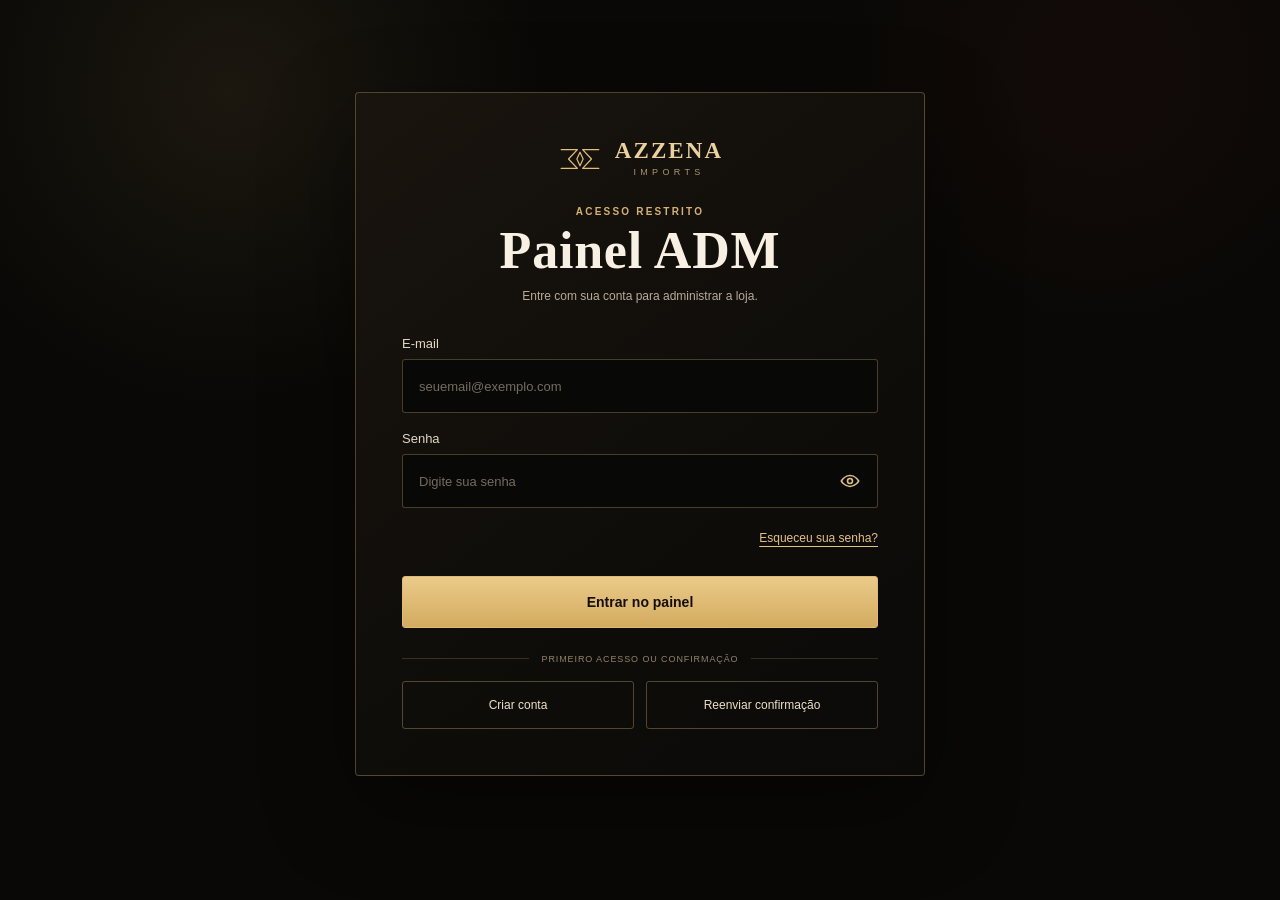
<file: admin.html>
<!doctype html>
<html lang="pt-BR">
<head>
  <meta charset="utf-8">
  <meta http-equiv="Content-Security-Policy" content="default-src 'self'; base-uri 'self'; object-src 'none'; script-src 'self'; style-src 'self' 'unsafe-inline' https://fonts.googleapis.com; font-src 'self' https://fonts.gstatic.com data:; img-src 'self' https: data: blob:; connect-src 'self' https://fbwlprwhczxjdsciotsi.supabase.co; form-action 'self'; upgrade-insecure-requests">
  <meta name="referrer" content="strict-origin-when-cross-origin">
  <meta name="viewport" content="width=device-width,initial-scale=1">
  <meta name="theme-color" content="#090806">
  <title>Painel ADM — AZZENA IMPORTS</title>
  <link rel="preconnect" href="https://fonts.googleapis.com">
  <link rel="preconnect" href="https://fonts.gstatic.com" crossorigin>
  <link href="https://fonts.googleapis.com/css2?family=Cinzel:wght@500;600&family=Cormorant+Garamond:wght@500;600;700&family=Poppins:wght@400;500;600;700&display=swap" rel="stylesheet">
  <link rel="stylesheet" href="painel.css?v=20261001-0045">
  <link rel="stylesheet" href="admin.css?v=20261001-productguard1">
  <link rel="stylesheet" href="admin-finance.css?v=20261013-premiumcharts1">
  <link rel="stylesheet" href="repasse-ui.css?v=20261013-repasse-datas1">
</head>
<body>
  <main class="shell">
    <section class="auth-card" id="loginView" aria-labelledby="adminLoginHeading">
      <div class="admin-login-brand" aria-label="AZZENA IMPORTS">
        <svg class="admin-login-mark" viewBox="0 0 88 56" aria-hidden="true">
          <path d="M8 10H39L22 28l17 18H8M80 10H49l17 18-17 18h31M44 15l6 13-6 13-6-13 6-13Z"/>
        </svg>
        <div class="admin-login-brand-name"><strong>AZZENA</strong><small>IMPORTS</small></div>
      </div>
      <div class="admin-login-heading">
        <p class="admin-login-kicker">ACESSO RESTRITO</p>
        <h1 id="adminLoginHeading">Painel ADM</h1>
        <p>Entre com sua conta para administrar a loja.</p>
      </div>
      <form id="loginForm" autocomplete="on" action="javascript:void(0)">
        <label for="email">E-mail
          <input id="email" type="email" required autocomplete="username" placeholder="seuemail@exemplo.com" inputmode="email">
        </label>
        <label for="password">Senha
          <span class="admin-password-field">
            <input id="password" type="password" minlength="8" required autocomplete="current-password" placeholder="Digite sua senha">
            <button class="admin-password-eye" id="adminPasswordEye" type="button" aria-label="Mostrar senha" aria-controls="password">
              <svg viewBox="0 0 24 24" aria-hidden="true">
                <path d="M2.5 12s3.5-6 9.5-6 9.5 6 9.5 6-3.5 6-9.5 6S2.5 12 2.5 12Z"/>
                <circle cx="12" cy="12" r="2.7"/>
              </svg>
            </button>
          </span>
        </label>
        <div class="admin-forgot-row">
          <button class="admin-forgot-link" id="forgotAdminPassword" type="button">Esqueceu sua senha?</button>
        </div>
        <button class="btn btn-primary admin-enter" id="adminLoginButton" type="button">Entrar no painel</button>
        <div class="admin-login-divider"><span>PRIMEIRO ACESSO OU CONFIRMAÇÃO</span></div>
        <div class="admin-secondary-actions">
          <button class="btn btn-ghost" id="createAccess" type="button">Criar conta</button>
          <button class="btn btn-ghost" id="resendConfirm" type="button">Reenviar confirmação</button>
        </div>
      </form>
      <p id="loginMessage" class="admin-login-message" role="status" aria-live="polite"></p>
    </section>
    <section id="app" hidden>
      <header class="panel-head"><h1>Administração</h1><button id="logout" class="btn btn-ghost" type="button">Sair</button></header>
      <div id="adminContent"></div>
    </section>
  </main>
  <div class="toast" id="toast"></div>
  <script type="module" src="admin.js?v=20261013-bebidas2"></script>
</body>
</html>
</file>
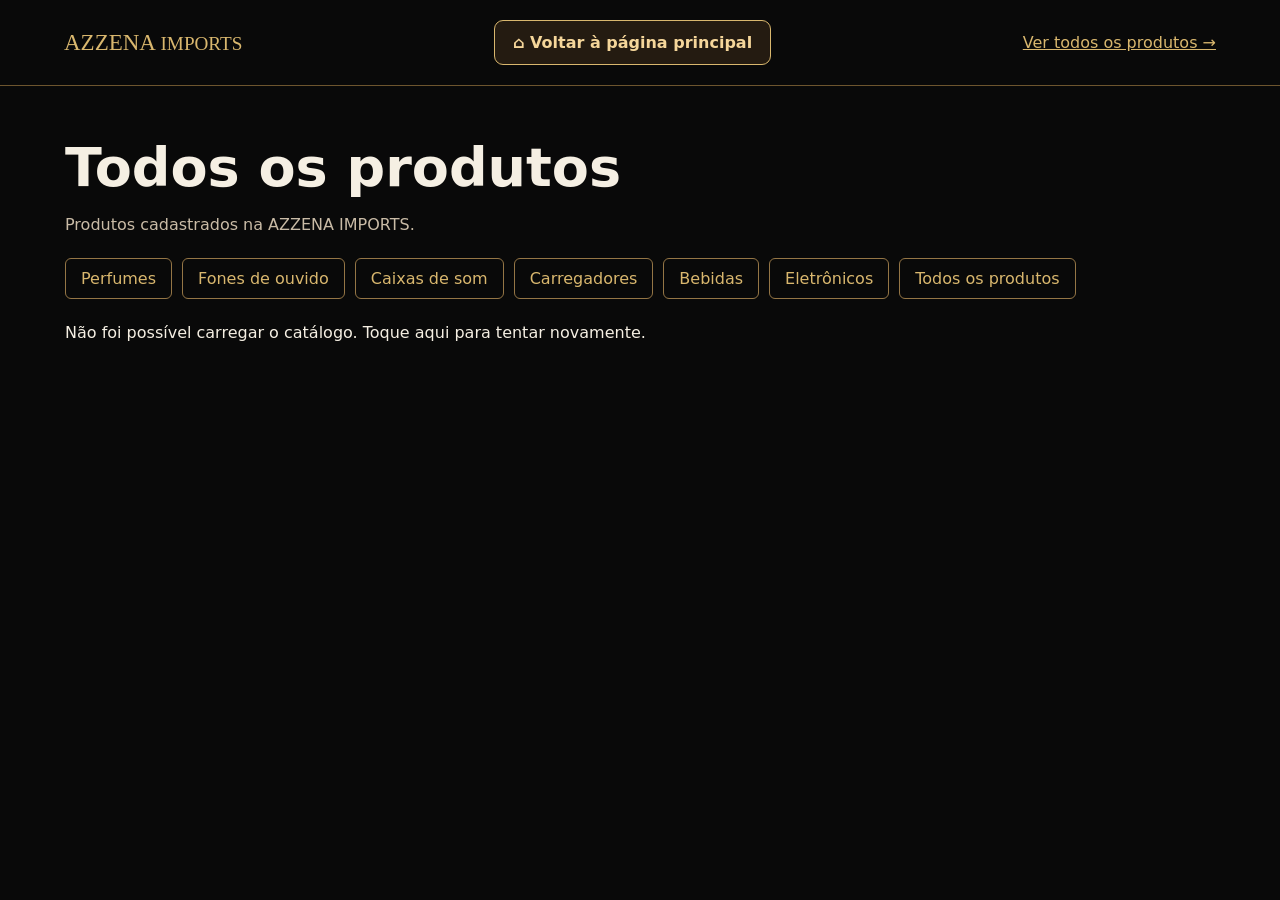
<file: categoria.html>
<!doctype html><html lang="pt-BR"><head><meta charset="utf-8"><meta name="viewport" content="width=device-width,initial-scale=1"><meta name="theme-color" content="#090909"><title>AZZENA IMPORTS — Categorias</title><style>body{margin:0;background:#090909;color:#f5efe3;font:16px system-ui,Arial}header{display:flex;gap:20px;align-items:center;justify-content:space-between;padding:20px 5%;border-bottom:1px solid #6d552e}a{color:#d9b76e}h1{font-size:clamp(28px,5vw,54px);margin:0 0 12px}.wrap{max-width:1150px;margin:auto;padding:50px 22px}.lead{color:#c9bba6}.filters{display:flex;gap:10px;flex-wrap:wrap;margin:24px 0}.filters a{padding:10px 15px;border:1px solid #947545;border-radius:6px;text-decoration:none}.grid{display:grid;grid-template-columns:repeat(auto-fill,minmax(220px,1fr));gap:20px}.card{background:#171512;border:1px solid #51412d;border-radius:12px;overflow:hidden}.card img{width:100%;height:220px;object-fit:contain;background:#222;display:block}.card .body{padding:18px}.card h2{font-size:18px}.price{font-weight:bold;color:#e6c47d}.btn{display:inline-block;padding:12px 16px;background:#d9b76e;color:#16100a;border-radius:6px;text-decoration:none;font-weight:bold}.empty{padding:30px;border:1px solid #6a5432;border-radius:10px;color:#c9bba6} .product-dialog{border:1px solid #947545;border-radius:16px;background:#171512;color:#f5efe3;max-width:1000px;width:calc(100% - 36px);padding:25px}.product-dialog::backdrop{background:rgba(0,0,0,.8)}.dialog-layout{display:grid;grid-template-columns:1fr 1fr;gap:30px;align-items:center}.dialog-layout img{width:100%;max-height:470px;object-fit:contain}.dialog-close{float:right;background:transparent;border:0;color:#fff;font-size:30px;cursor:pointer}.dialog-description{line-height:1.7;color:#d5c8b3;white-space:pre-line}.dialog-actions{display:flex;gap:12px;flex-wrap:wrap}.dialog-actions button{border:0;cursor:pointer}.dialog-actions .btn{font:inherit;font-weight:bold}.dialog-actions .secondary{background:transparent;color:#d9b76e;border:1px solid #947545}@media(max-width:700px){.dialog-layout{grid-template-columns:1fr}.dialog-layout img{max-height:260px}} .notes-panel,.review-panel{margin:20px 0;padding:20px;border:1px solid #826338;border-radius:15px;background:linear-gradient(145deg,#2a2118,#12100e)}.notes-panel h3,.review-panel h3{font:600 24px Georgia,serif;color:#e8c687;margin:8px 0 14px}.notes-panel small{color:#e8c687;letter-spacing:.2em}.note-tier,.review-card{padding:12px 14px;margin:9px 0;border:1px solid #58462e;border-radius:10px;background:#ffffff07;line-height:1.6}.note-tier strong,.review-card strong{display:block;color:#e8c687;margin-bottom:4px}.dialog-actions{margin:20px 0}.dialog-actions .btn{min-height:44px;box-sizing:border-box;text-align:center}.review-card p{margin:7px 0;white-space:pre-line}#dialogStatus .btn{display:inline-block;margin:8px 0;text-decoration:none} .product-dialog{max-width:1050px;max-height:88dvh;overflow-y:auto}.dialog-layout{align-items:start;grid-template-columns:minmax(230px,.85fr) minmax(0,1.15fr)}#dialogPhoto{position:sticky;top:10px;min-width:0}#dialogPhoto img{width:100%;height:auto;max-height:340px;object-fit:contain}.dialog-purchase{margin:15px 0 20px;padding:16px;border:1px solid #7c6038;border-radius:14px;background:#211b14}.dialog-purchase .dialog-actions{margin:0;display:flex;gap:10px}.dialog-purchase .btn{flex:1;min-width:170px}.notes-panel,.review-panel{padding:15px;margin:14px 0}.notes-panel h3,.review-panel h3{font-size:21px;margin:5px 0 10px}.note-tier{padding:9px 12px;margin:6px 0}@media(max-width:700px){.dialog-layout{grid-template-columns:1fr;gap:12px}#dialogPhoto{position:static}#dialogPhoto img{max-height:215px}.product-dialog{padding:15px}.dialog-purchase .dialog-actions{flex-direction:column}.dialog-purchase .btn{min-width:0}} @media(min-width:701px){#dialogPhoto img{max-height:490px;height:min(62vh,490px);width:100%;object-fit:contain}#dialogPhoto{position:sticky;top:12px;align-self:start}.dialog-layout{grid-template-columns:minmax(290px,1fr) minmax(0,1fr)}} .notes-panel{position:relative;overflow:hidden;margin:22px 0;padding:24px 22px;border:1px solid #c69a49;border-radius:18px;background:radial-gradient(ellipse at 95% 0%,rgba(222,176,83,.22),transparent 55%),linear-gradient(145deg,#392812 0%,#21180e 50%,#0f0d0a 100%);box-shadow:inset 0 1px 0 #f5d58c66,0 15px 35px #0007}.notes-panel:before{content:"";position:absolute;inset:5px;border:1px solid #b18a4655;border-radius:14px;pointer-events:none}.notes-panel small{display:block;text-align:center;color:#e9c67b;font-size:11px;font-weight:700;letter-spacing:.27em}.notes-panel h3{text-align:center;font:600 clamp(24px,3vw,31px) Georgia,serif;letter-spacing:.02em;color:#f5daa0;margin:9px 0 20px;text-shadow:0 2px 12px #b58a3c55}#dialogNotesGrid{display:grid;gap:11px}.notes-panel .note-tier{position:relative;margin:0;padding:14px 17px;border:1px solid #b38b4a88;border-radius:12px;background:linear-gradient(120deg,#f7db9930,#ffffff05 50%,#a67b2920);box-shadow:inset 0 1px 0 #fff2b21c}.notes-panel .note-tier strong{display:block;margin-bottom:6px;color:#f3d490;font-size:12px;letter-spacing:.12em;text-transform:uppercase}.notes-panel .note-tier span{color:#f5e9d3;font-size:15px;line-height:1.65}@media(max-width:700px){.notes-panel{padding:19px 15px}.notes-panel .note-tier{padding:12px 13px}}</style></head><body><header><a href="index.html" style="font-size:23px;text-decoration:none;font-family:Georgia">AZZENA <small>IMPORTS</small></a><a href="index.html" style="display:inline-block;padding:12px 18px;border:1px solid #d9b76e;border-radius:9px;background:#241b11;color:#f5d69a;text-decoration:none;font-weight:700">⌂ Voltar à página principal</a><a href="categoria.html?tipo=todos">Ver todos os produtos →</a></header><main class="wrap"><h1 id="heading">Catálogo</h1><p class="lead" id="description">Produtos cadastrados na AZZENA IMPORTS.</p><nav class="filters" aria-label="Categorias"><a href="categoria.html?tipo=perfumes">Perfumes</a><a href="categoria.html?tipo=fones">Fones de ouvido</a><a href="categoria.html?tipo=caixas">Caixas de som</a><a href="categoria.html?tipo=carregadores">Carregadores</a><a href="categoria.html?tipo=bebidas">Bebidas</a><a href="categoria.html?tipo=eletronicos">Eletrônicos</a><a href="categoria.html?tipo=todos">Todos os produtos</a></nav><p id="status" role="status">Carregando produtos...</p><div id="grid" class="grid"></div></main><dialog id="productDialog" class="product-dialog"><button class="dialog-close" type="button" aria-label="Fechar">×</button><div class="dialog-layout"><div id="dialogPhoto"></div><div><p id="dialogBrand"></p><h2 id="dialogName"></h2><p class="price" id="dialogPrice"></p><p class="dialog-description" id="dialogDescription"></p><p id="dialogDetails"></p><div class="dialog-purchase"><div class="dialog-actions"><button id="dialogAdd" class="btn" type="button">ADICIONAR AO CARRINHO</button><a id="dialogCart" class="btn secondary" href="index.html#catalogo">VER CARRINHO →</a></div><div id="dialogStatus" role="status"></div></div><section id="dialogNotes" class="notes-panel" hidden><small>PERFIL OLFATIVO</small><h3>Pirâmide da fragrância</h3><div id="dialogNotesGrid"></div></section><section class="review-panel"><h3>Avaliações de clientes</h3><div id="dialogReviews">Carregando avaliações...</div></section></div></div></dialog><script src="categoria.js?v=20261013-bebidas2" defer></script></body></html>
</file>
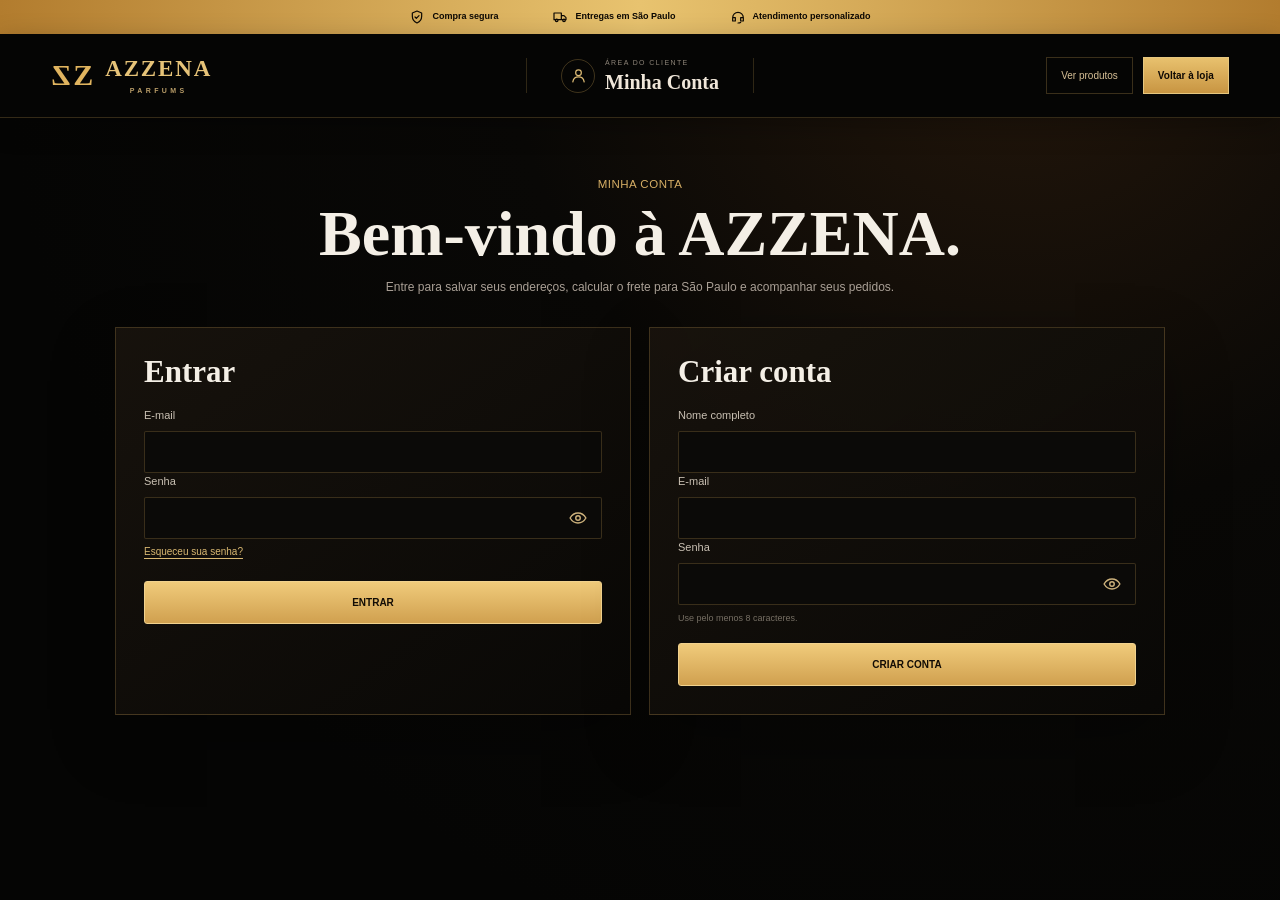
<file: conta.html>
<!doctype html>
<html lang="pt-BR">
<head>
<meta charset="utf-8">
<meta http-equiv="Content-Security-Policy" content="default-src 'self'; base-uri 'self'; object-src 'none'; script-src 'self'; style-src 'self' 'unsafe-inline' https://fonts.googleapis.com; font-src 'self' https://fonts.gstatic.com data:; img-src 'self' https: data: blob:; connect-src 'self' https://fbwlprwhczxjdsciotsi.supabase.co; form-action 'self'; upgrade-insecure-requests"><meta name="referrer" content="strict-origin-when-cross-origin">
<meta name="viewport" content="width=device-width,initial-scale=1">
<meta name="theme-color" content="#070604">
<meta http-equiv="Cache-Control" content="no-cache, no-store, must-revalidate">
<title>Minha Conta — AZZENA PARFUMS</title>
<link rel="preconnect" href="https://fonts.googleapis.com">
<link rel="preconnect" href="https://fonts.gstatic.com" crossorigin>
<link href="https://fonts.googleapis.com/css2?family=Cinzel:wght@500;600&family=Cormorant+Garamond:wght@500;600;700&family=Poppins:wght@400;500;600;700&display=swap" rel="stylesheet">
<link rel="stylesheet" href="styles.css?v=20261001-accountui3">
<link rel="stylesheet" href="conta.css?v=20261013-menu1">
<style>html,body{margin:0;background:#070605}#accountSessionScreen{position:fixed;inset:0;z-index:9999;background:radial-gradient(circle at 50% 42%,#25190e,#070605 67%);display:flex;align-items:center;justify-content:center;text-align:center;padding:24px;color:#e8cb86;font-family:Arial,sans-serif}#accountSessionScreen[hidden]{display:none!important}#accountSessionScreen .session-mark{font-family:Georgia,serif;letter-spacing:.22em;font-size:clamp(36px,7vw,62px)}#accountSessionScreen .session-subtitle{font-size:10px;letter-spacing:.52em;margin-top:5px}#accountSessionScreen .session-status{font-size:12px;letter-spacing:.08em;color:#c1b29b;margin-top:35px}#accountSessionScreen .session-loader{width:39px;height:39px;margin:30px auto 0;border:2px solid #645334;border-top-color:#f1cd82;border-radius:50%;animation:accountSpin .9s linear infinite}@keyframes accountSpin{to{transform:rotate(360deg)}}#accountSessionScreen button{margin:15px 6px 0;padding:10px 20px;border:1px solid #c5a061;background:transparent;color:#f0d494}#accountSessionScreen .session-actions[hidden]{display:none!important}</style>
</head>
<body class="account-page">
<div id="accountSessionScreen" role="status" aria-live="polite">
  <div class="session-content">
    <div class="session-mark">AZZENA</div><div class="session-subtitle">PARFUMS</div>
    <div class="session-loader" id="sessionLoader" aria-hidden="true"></div>
    <p class="session-status" id="sessionStatus">Verificando seu acesso com segurança...</p>
    <div class="session-actions" id="sessionActions" hidden><button id="retryAccountLoad" type="button">Tentar novamente</button><button id="leaveAccount" type="button">Sair da conta</button></div>
  </div>
</div>
<div class="account-benefit-strip">
  <span><svg viewBox="0 0 24 24" aria-hidden="true"><path d="M12 3 19 6v5c0 4.6-2.7 8.1-7 10-4.3-1.9-7-5.4-7-10V6l7-3Zm-3 9 2 2 4-4"/></svg> Compra segura</span>
  <span><svg viewBox="0 0 24 24" aria-hidden="true"><path d="M3 6h11v10H3zM14 10h4l3 3v3h-7zM7 19a2 2 0 1 0 0-4 2 2 0 0 0 0 4Zm11 0a2 2 0 1 0 0-4 2 2 0 0 0 0 4Z"/></svg> Entregas em São Paulo</span>
  <span><svg viewBox="0 0 24 24" aria-hidden="true"><path d="M4 13a8 8 0 0 1 16 0v5h-4v-5h4M4 13v5h4v-5H4Z"/><path d="M16 20c-1 1-2 1-4 1"/></svg> Atendimento personalizado</span>
</div>

<header class="account-header">
  <a class="account-logo" href="index.html" aria-label="AZZENA PARFUMS">
    <span class="account-logo-mark" aria-hidden="true"><span>Z</span><span>Z</span></span>
    <span class="account-logo-copy"><strong>AZZENA</strong><small>PARFUMS</small></span>
  </a>
  <div class="account-header-title">
    <span class="account-header-icon"><svg viewBox="0 0 24 24" aria-hidden="true"><circle cx="12" cy="8" r="4"/><path d="M4 21c.8-5 3.5-7 8-7s7.2 2 8 7"/></svg></span>
    <div><small>ÁREA DO CLIENTE</small><strong>Minha Conta</strong></div>
  </div>
  <nav class="account-header-actions">
    <a href="index.html#catalogo">Ver produtos</a>
    <a class="account-store-button" href="index.html">Voltar à loja</a>
  </nav>
</header>

<main class="account-wrap">
  <section id="authView" class="account-auth" hidden>
    <div class="account-intro">
      <p class="eyebrow">MINHA CONTA</p>
      <h1>Bem-vindo à AZZENA.</h1>
      <p>Entre para salvar seus endereços, calcular o frete para São Paulo e acompanhar seus pedidos.</p>
    </div>
    <div class="account-auth-grid">
      <form id="loginForm" class="account-card">
        <h2>Entrar</h2>
        <label>E-mail<input id="loginEmail" type="email" required autocomplete="email"></label>
        <label>Senha
          <div class="password-field">
            <input id="loginPassword" type="password" required autocomplete="current-password">
            <button class="password-eye" type="button" data-toggle-password="loginPassword" aria-label="Mostrar senha"><svg viewBox="0 0 24 24" aria-hidden="true"><path d="M2.5 12s3.5-6 9.5-6 9.5 6 9.5 6-3.5 6-9.5 6S2.5 12 2.5 12Z"/><circle cx="12" cy="12" r="2.7"/></svg></button>
          </div>
        </label>
        <button class="forgot-link" id="forgotPasswordBtn" type="button">Esqueceu sua senha?</button>
        <button class="gold-button full" type="submit">ENTRAR</button>
      </form>

      <form id="signupForm" class="account-card">
        <h2>Criar conta</h2>
        <label>Nome completo<input id="signupName" required autocomplete="name"></label>
        <label>E-mail<input id="signupEmail" type="email" required autocomplete="email"></label>
        <label>Senha
          <div class="password-field">
            <input id="signupPassword" type="password" minlength="8" required autocomplete="new-password">
            <button class="password-eye" type="button" data-toggle-password="signupPassword" aria-label="Mostrar senha"><svg viewBox="0 0 24 24" aria-hidden="true"><path d="M2.5 12s3.5-6 9.5-6 9.5 6 9.5 6-3.5 6-9.5 6S2.5 12 2.5 12Z"/><circle cx="12" cy="12" r="2.7"/></svg></button>
          </div>
        </label>
        <small class="password-help">Use pelo menos 8 caracteres.</small>
        <button class="gold-button full" type="submit">CRIAR CONTA</button>
      </form>
    </div>
    <p id="authMessage" class="account-message"></p>
  </section>

  <section id="recoveryView" class="account-auth" hidden>
    <div class="account-intro">
      <p class="eyebrow">RECUPERAÇÃO DE ACESSO</p>
      <h1>Crie uma nova senha.</h1>
      <p>Defina a senha que você usará nos próximos acessos.</p>
    </div>
    <form id="recoveryForm" class="account-card recovery-card">
      <label>Nova senha
        <div class="password-field">
          <input id="newPassword" type="password" minlength="8" required autocomplete="new-password">
          <button class="password-eye" type="button" data-toggle-password="newPassword" aria-label="Mostrar senha"><svg viewBox="0 0 24 24" aria-hidden="true"><path d="M2.5 12s3.5-6 9.5-6 9.5 6 9.5 6-3.5 6-9.5 6S2.5 12 2.5 12Z"/><circle cx="12" cy="12" r="2.7"/></svg></button>
        </div>
      </label>
      <label>Confirmar nova senha
        <div class="password-field">
          <input id="confirmPassword" type="password" minlength="8" required autocomplete="new-password">
          <button class="password-eye" type="button" data-toggle-password="confirmPassword" aria-label="Mostrar senha"><svg viewBox="0 0 24 24" aria-hidden="true"><path d="M2.5 12s3.5-6 9.5-6 9.5 6 9.5 6-3.5 6-9.5 6S2.5 12 2.5 12Z"/><circle cx="12" cy="12" r="2.7"/></svg></button>
        </div>
      </label>
      <button class="gold-button full" type="submit">SALVAR NOVA SENHA</button>
      <p id="recoveryMessage" class="account-message"></p>
    </form>
  </section>

  <section id="accountView" hidden>
    <div class="account-top">
      <div><p class="eyebrow">MINHA CONTA</p><h1 id="welcomeName">Olá</h1></div>
      <div class="account-top-actions"><a class="outline-account-btn" href="index.html">Continuar comprando</a><button class="outline-account-btn" id="logoutBtn" type="button">Sair</button></div>
    </div>

    <nav class="account-menu-grid" aria-label="Menu da minha conta">
      <button type="button" data-account-panel="profile"><span>👤</span><strong>Meus dados</strong><small>Consultar e editar cadastro</small></button>
      <button type="button" data-account-panel="addresses"><span>📍</span><strong>Endereços</strong><small>Gerenciar locais de entrega</small></button>
      <button type="button" data-account-panel="custom"><span>🛍️</span><strong>Venda personalizada</strong><small>Consultar cobranças</small></button>
      <button type="button" data-account-panel="orders"><span>📦</span><strong>Meus pedidos</strong><small>Histórico de compras</small></button>
      <button type="button" data-account-panel="tracking"><span>🚶</span><strong>Acompanhar pedidos</strong><small>Status e código de retirada</small></button>
    </nav>
    <div id="accountPanelTop" class="account-panel-top" hidden><button type="button" id="accountPanelBack">← Voltar ao menu</button><strong id="accountPanelTitle"></strong></div>
    <div class="account-panel-content" data-account-section="profile" hidden>
    <form id="accountDetailsForm" class="account-details-form">
      <div class="account-grid">
        <section class="account-card">
          <p class="eyebrow">MEUS DADOS</p><h2>Editar meus dados</h2>
          <div class="account-fields" id="profileFields">
            <label>Nome completo<input name="full_name" required autocomplete="name"></label>
            <label>E-mail de acesso<input name="email_display" type="email" readonly tabindex="-1" aria-label="E-mail de acesso"></label>
            <label>Telefone / WhatsApp com DDD<input name="phone" inputmode="tel" required placeholder="(11) 99999-9999" autocomplete="tel"></label>
            <label class="account-check"><input type="checkbox" name="whatsapp_opt_in" checked> Autorizo contato sobre meus pedidos pelo WhatsApp</label>
          </div>
          <p class="account-hint">Seu telefone fica salvo para atendimento e atualizações do pedido.</p>
        </section>
        <section class="account-card">
          <p class="eyebrow">ENTREGA</p><h2>Endereço principal</h2>
          <div class="account-fields" id="addressFields">
            <input type="hidden" name="id">
            <label>Identificação<input name="label" value="Principal" placeholder="Casa, trabalho..."></label>
            <div class="account-two"><label>CEP<input name="postal_code" id="addressCep" inputmode="numeric" maxlength="9" placeholder="00000-000"></label><label>Número<input name="number" autocomplete="address-line2"></label></div>
            <label>Rua<input name="street" autocomplete="address-line1"></label>
            <label>Bairro<input name="neighborhood"></label>
            <div class="account-two"><label>Cidade<input name="city" readonly></label><label>UF<input name="state" readonly></label></div>
            <label>Complemento<input name="complement"></label>
            <label class="account-check"><input type="checkbox" name="is_default" checked> Usar como endereço principal</label>
          </div>
          <p class="account-hint">Preencha o CEP para localizar o endereço. No momento, enviamos somente para São Paulo.</p>
          <button type="button" id="newAddressBtn" class="outline-account-btn">Cadastrar outro endereço</button>
        </section>
      </div>
      <div class="account-save-actions"><p id="accountSaveMessage" aria-live="polite">Atualize seus dados e endereço quando precisar.</p><button class="gold-button" id="saveAccountButton" type="submit">SALVAR ALTERAÇÕES</button></div>
    </form>
    </div><div class="account-panel-content" data-account-section="addresses" hidden>
    <section class="account-card account-wide">
      <div class="account-section-head"><div><p class="eyebrow">ENDEREÇOS</p><h2>Meus endereços</h2></div></div>
      <div id="addressList" class="address-list"></div>
    </section>

    </div><div class="account-panel-content" data-account-section="custom" hidden>
    <section class="account-card account-wide" id="cobrancasPersonalizadas">
<div class="account-section-head"><div><p class="eyebrow">ENCOMENDAS</p><h2>Vendas personalizadas</h2></div></div>
<p class="account-hint">Cobranças criadas por um vendedor AZZENA para encomendas negociadas com você. Confira produto, quantidade, preço e frete antes de pagar.</p>
<div id="customSaleList" class="order-list"><p class="account-hint">Carregando...</p></div>
</section>

</div><div class="account-panel-content" data-account-section="orders" hidden>
<section class="account-card account-wide" id="pedidos">
      <div class="account-section-head"><div><p class="eyebrow">PEDIDOS</p><h2>Meus pedidos</h2></div></div>
      <div id="orderList" class="order-list"></div>
    </section>

    </div><div class="account-panel-content" data-account-section="tracking" hidden><section class="account-card account-wide"><h2>Acompanhar pedidos</h2><p class="account-hint">Acompanhe o andamento, os códigos de retirada e os comprovantes em seus pedidos.</p><div id="trackingOrderList"></div></section></div>
    <section class="tracking-pending" hidden>
      <strong>Rastreio de entrega</strong>
      <p>A área de pedidos já está preparada para receber código e link de rastreio. A integração de rastreamento automático será estudada e configurada na próxima etapa.</p>
    </section>
  </section>

  <div class="review-overlay" id="reviewOverlay" hidden>
    <section class="review-modal" role="dialog" aria-modal="true" aria-labelledby="reviewTitle">
      <button class="review-close" id="closeReview" type="button" aria-label="Fechar avaliação">×</button>
      <p class="eyebrow">COMPRA CONFIRMADA</p>
      <h2 id="reviewTitle">Avalie sua compra e o produto</h2>
      <p class="review-intro">Seu pagamento foi confirmado. Conte como foi sua experiência. Publicaremos somente seu primeiro nome e as iniciais dos sobrenomes. Evite informar telefone, e-mail ou outros dados pessoais no comentário.</p>
      <div id="reviewProductList" class="review-product-list"></div>
      <p id="reviewMessage" class="account-message" role="status"></p>
    </section>
  </div>
  <div id="accountToast" class="toast"></div>
</main>
<script type="module" src="conta.js?v=20261013-syntaxfix2"></script>
<script defer src="account-menu.js?v=20261013-menu2"></script>
</body></html>
</file>
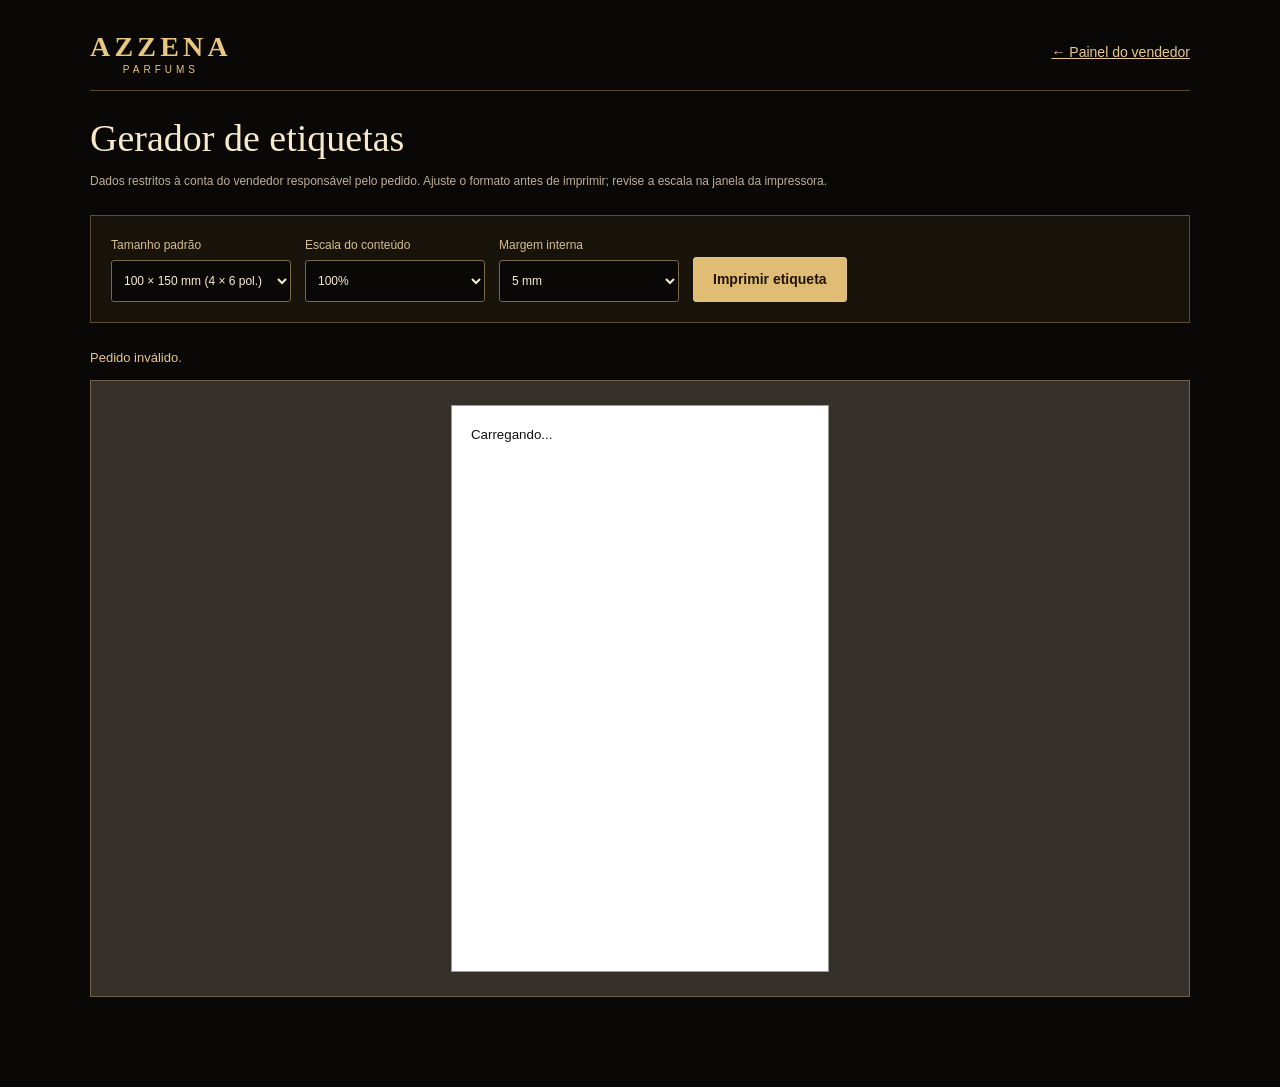
<file: etiqueta.html>
<!doctype html><html lang="pt-BR"><head>
<meta charset="utf-8">
<meta http-equiv="Content-Security-Policy" content="default-src 'self'; base-uri 'self'; object-src 'none'; script-src 'self'; style-src 'self' 'unsafe-inline' https://fonts.googleapis.com; font-src 'self' https://fonts.gstatic.com data:; img-src 'self' https: data: blob:; connect-src 'self' https://fbwlprwhczxjdsciotsi.supabase.co; form-action 'self'; upgrade-insecure-requests"><meta name="referrer" content="strict-origin-when-cross-origin"><meta name="viewport" content="width=device-width,initial-scale=1">
<meta name="theme-color" content="#15110c"><title>Etiquetas de vendas — AZZENA PARFUMS</title>
<style>
*{box-sizing:border-box}body{font:14px/1.5 Arial,Helvetica,sans-serif;color:#f6e9cc;background:#090806;margin:0}
[hidden]{display:none!important}button,select,input{font:inherit}a{color:#e9ca8e}
.wrap{width:min(1100px,95vw);margin:auto;padding:30px 0 90px}.top{display:flex;align-items:center;justify-content:space-between;gap:15px;flex-wrap:wrap;border-bottom:1px solid #5c4b30;padding-bottom:15px}
.brand{font:700 28px/1.2 Georgia,serif;letter-spacing:.15em;color:#e9c781}.brand small{display:block;font:10px Arial;letter-spacing:.4em;text-align:center}
h1{font:normal 38px Georgia,serif;margin:25px 0 10px}.muted{color:#beae97;font-size:12px}
.controls{display:flex;align-items:end;flex-wrap:wrap;gap:14px;border:1px solid #5c4b30;background:#18130b;padding:20px;margin:25px 0}
.controls label{display:grid;gap:6px;font-size:12px;color:#d5bd8f}.controls select,.controls input{width:180px;max-width:100%;height:42px;background:#090806;color:#f9ecd2;border:1px solid #7c6842;padding:8px;border-radius:3px}
button{padding:11px 19px;border:1px solid #dfc48a;background:#e0bc74;color:#201508;font-weight:bold;cursor:pointer;border-radius:3px}
#status{color:#e8c68d;font-size:13px}.preview{overflow:auto;padding:24px;background:#35302a;border:1px solid #76614b;display:grid;justify-content:center}
.label{width:100mm;min-height:150mm;background:white;color:#111;padding:5mm;border:1px solid #999;overflow-wrap:anywhere;display:flex;flex-direction:column;gap:3mm;font-size:10pt;--scale:100}
.label[data-size="100x100"]{width:100mm;min-height:100mm;gap:2mm}.label[data-size="a4"]{width:210mm;min-height:297mm;padding:12mm}
.label .lh{display:flex;align-items:center;justify-content:space-between;gap:6px;border-bottom:2px solid #111;padding-bottom:2mm}
.label .brandprint{font:bold 15pt Georgia,serif;letter-spacing:.1em}.label .brandprint small{font:bold 7pt Arial;letter-spacing:.3em;display:block}
.label .order-code{font:bold 14pt Arial}.label h2{font-size:11pt;margin:0 0 2mm}
.label p{margin:0 0 1.5mm}.label .label-block{border:1px solid #111;padding:2mm}.label .label-block strong{display:block;font-size:9pt}
.label .label-items{width:100%;border-collapse:collapse;font-size:9pt}.label-items th,.label-items td{padding:1.5mm .5mm;border-bottom:1px solid #aaa;text-align:left}.label-items th:last-child,.label-items td:last-child{text-align:right}
.label .label-total{font:bold 13pt Arial;text-align:right}.label .label-warning{padding:2.5mm;border:2px solid #111;text-align:center;font-weight:bold;font-size:11pt}
.label .label-foot{border-top:1px dashed #555;padding-top:2mm;margin-top:auto;font-size:8pt}.label .label-datetime{font-size:8pt}
.label[data-size="100x100"] .label-items{font-size:7.5pt}.label[data-size="100x100"] .label-warning{font-size:9pt;padding:1mm}.label[data-size="100x100"] .label-block{padding:1mm}
@media print{
 @page{size:100mm 150mm;margin:0}
 html,body{padding:0!important;margin:0!important;background:#fff!important}
 .top,.controls,h1,.muted,#status{display:none!important}.wrap{padding:0;width:auto;max-width:none;margin:0}
 .preview{border:0;padding:0;display:block;background:#fff;overflow:visible}
 .label{border:0!important;box-shadow:none!important;margin:0!important;break-inside:avoid}
 .label[data-size="a4"]{width:210mm;min-height:297mm}.label[data-size="100x100"]{width:100mm;min-height:100mm}
}
@media(max-width:600px){.controls{display:grid}.controls label select,.controls label input{width:100%}}
</style></head><body><main class="wrap">
<div class="top"><div class="brand">AZZENA<small>PARFUMS</small></div><a href="vendedor.html">← Painel do vendedor</a></div>
<h1>Gerador de etiquetas</h1><p class="muted">Dados restritos à conta do vendedor responsável pelo pedido. Ajuste o formato antes de imprimir; revise a escala na janela da impressora.</p>
<div class="controls">
<label>Tamanho padrão<select id="labelSize"><option value="100x150">100 × 150 mm (4 × 6 pol.)</option><option value="100x100">100 × 100 mm</option><option value="a4">Folha A4</option></select></label>
<label>Escala do conteúdo<select id="labelScale"><option value="85">85%</option><option value="90">90%</option><option value="95">95%</option><option value="100" selected>100%</option><option value="105">105%</option><option value="110">110%</option></select></label>
<label>Margem interna<select id="labelPadding"><option value="3">3 mm</option><option value="5" selected>5 mm</option><option value="7">7 mm</option><option value="10">10 mm</option></select></label>
<button id="printLabel" type="button" disabled>Imprimir etiqueta</button>
</div>
<p id="status" role="status">Verificando acesso e preparando etiqueta...</p>
<div class="preview"><article class="label" id="printSheet" data-size="100x150" aria-label="Prévia da etiqueta"><p>Carregando...</p></article></div>
</main>
<script type="module" src="etiqueta.js?v=20261001-pickupcode2"></script>
</body></html>
</file>
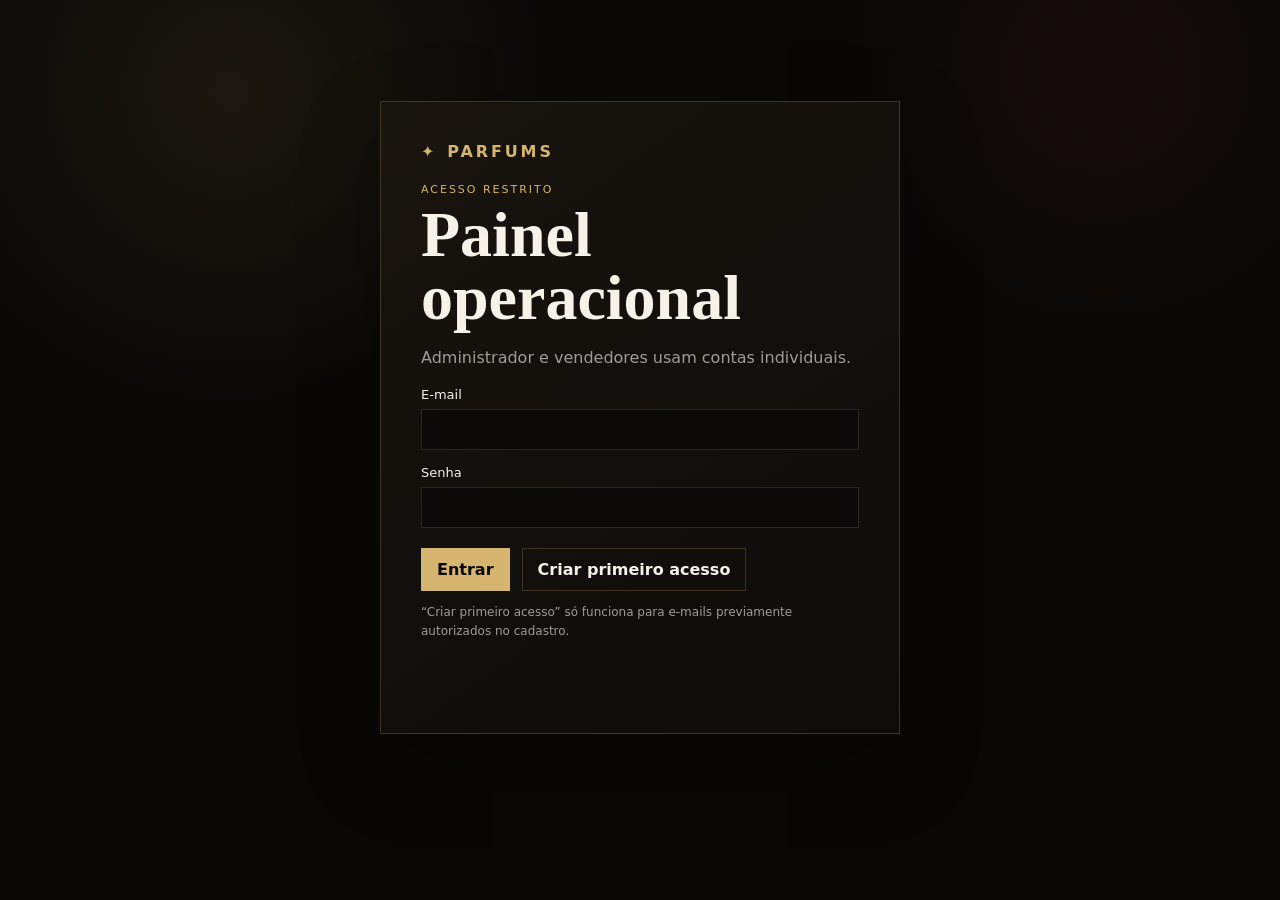
<file: painel.html>
<!doctype html>
<html lang="pt-BR">
<head>
  <meta charset="utf-8">
<meta http-equiv="Content-Security-Policy" content="default-src 'self'; base-uri 'self'; object-src 'none'; script-src 'self'; style-src 'self' 'unsafe-inline' https://fonts.googleapis.com; font-src 'self' https://fonts.gstatic.com data:; img-src 'self' https: data: blob:; connect-src 'self' https://fbwlprwhczxjdsciotsi.supabase.co; form-action 'self'; upgrade-insecure-requests"><meta name="referrer" content="strict-origin-when-cross-origin">
  <meta name="viewport" content="width=device-width, initial-scale=1">
  <meta name="theme-color" content="#090806">
  <title>Painel — AZZENA PARFUMS</title>
  <link rel="preconnect" href="https://fonts.googleapis.com">
  <link rel="preconnect" href="https://fonts.gstatic.com" crossorigin>
  <link href="https://fonts.googleapis.com/css2?family=Cormorant+Garamond:wght@500;600&family=Inter:wght@400;500;600&display=swap" rel="stylesheet">
  <link rel="stylesheet" href="painel.css">
</head>
<body>
  <main class="shell">
    <section class="auth-card" id="loginView">
      <div class="brand">✦ <span>PARFUMS</span></div>
      <p class="eyebrow">Acesso restrito</p>
      <h1>Painel operacional</h1>
      <p class="muted">Administrador e vendedores usam contas individuais.</p>
      <form id="loginForm">
        <label>E-mail<input id="loginEmail" type="email" autocomplete="email" required></label>
        <label>Senha<input id="loginPassword" type="password" autocomplete="current-password" minlength="8" required></label>
        <div class="auth-actions">
          <button class="btn btn-primary" type="submit">Entrar</button>
          <button class="btn btn-ghost" type="button" id="createAccessBtn">Criar primeiro acesso</button>
        </div>
      </form>
      <p class="muted small">“Criar primeiro acesso” só funciona para e-mails previamente autorizados no cadastro.</p>
      <p class="form-message" id="loginMessage"></p>
    </section>

    <section id="panelView" hidden>
      <header class="panel-head">
        <div>
          <div class="brand">✦ <span>PARFUMS</span></div>
          <p class="eyebrow">Gestão operacional</p>
          <h1 id="panelTitle">Painel</h1>
        </div>
        <div class="session-box">
          <span class="role-chip" id="actorRole">—</span>
          <a class="btn btn-ghost" href="index.html" target="_blank" rel="noopener">Abrir loja</a>
          <button class="btn btn-ghost" type="button" id="logoutBtn">Sair</button>
        </div>
      </header>

      <nav class="tabs" id="adminTabs" hidden>
        <button class="tab is-active" data-tab="overview">Visão geral</button>
        <button class="tab" data-tab="products">Perfumes</button>
        <button class="tab" data-tab="network">Vendedores e cidades</button>
        <button class="tab" data-tab="inventory">Estoques</button>
        <button class="tab" data-tab="purchases">Compras e risco</button>
        <button class="tab" data-tab="reports">Relatórios</button>
        <button class="tab" data-tab="emergency">Emergência</button>
      </nav>

      <section id="adminArea" hidden>
        <div class="tab-panel" data-panel="overview">
          <div class="metrics" id="metrics"></div>
          <section class="card">
            <div class="section-head">
              <div><p class="eyebrow">Atenção</p><h2>Estoque baixo</h2></div>
              <button class="btn btn-ghost" id="refreshDashboardBtn">Atualizar</button>
            </div>
            <div id="lowStockList" class="table-wrap"></div>
          </section>
        </div>

        <div class="tab-panel" data-panel="products" hidden>
          <section class="card">
            <p class="eyebrow">Catálogo</p><h2>Cadastrar perfume</h2>
            <form id="productForm" class="form-grid">
              <label>Nome<input name="name" required placeholder="Ex.: Sauvage"></label>
              <label>Marca<input name="brand" placeholder="Ex.: Dior"></label>
              <label>Categoria<select name="category" required><option value="masculino">Masculino</option><option value="feminino">Feminino</option><option value="unissex">Unissex</option></select></label>
              <label>Volume (mL)<input name="volume_ml" type="number" min="1" required></label>
              <label>Preço de venda (R$)<input name="price" type="number" min="0" step="0.01" required></label>
              <label>Preço promocional (R$)<input name="sale_price" type="number" min="0" step="0.01"></label>
              <label class="span-2">Descrição curta<input name="short_description"></label>
              <label class="span-2">Descrição<textarea name="description"></textarea></label>
              <label class="span-2">Composição<textarea name="composition"></textarea></label>
              <label class="check"><input name="is_featured" type="checkbox"> Destacar na vitrine</label>
              <button class="btn btn-primary" type="submit">Cadastrar perfume</button>
            </form>
          </section>
          <section class="card"><p class="eyebrow">Catálogo atual</p><div id="productList" class="table-wrap"></div></section>
        </div>

        <div class="tab-panel" data-panel="network" hidden>
          <div class="two-col">
            <section class="card">
              <p class="eyebrow">Cobertura</p><h2>Nova cidade</h2>
              <form id="cityForm">
                <label>Cidade<input name="city_name" required></label>
                <label>Estado/Departamento<input name="state_name"></label>
                <label>País<select name="country_code"><option value="BR">Brasil</option><option value="PY">Paraguai</option></select></label>
                <button class="btn btn-primary" type="submit">Cadastrar cidade</button>
              </form>
            </section>
            <section class="card">
              <p class="eyebrow">Equipe</p><h2>Novo vendedor</h2>
              <form id="sellerForm">
                <label>Nome<input name="name" required></label>
                <label>E-mail de acesso<input name="email" type="email"></label>
                <label>WhatsApp<input name="whatsapp_number" required placeholder="+55..."></label>
                <label>URL da foto<input name="avatar_url" type="url"></label>
                <label>Cidade principal<select name="city_id" id="sellerCitySelect"></select></label>
                <label class="check"><input name="can_toggle_site_emergency" type="checkbox"> Pode usar emergência</label>
                <button class="btn btn-primary" type="submit">Cadastrar vendedor</button>
              </form>
            </section>
          </div>
          <section class="card"><p class="eyebrow">Vendedores</p><div id="sellerList" class="table-wrap"></div></section>
        </div>

        <div class="tab-panel" data-panel="inventory" hidden>
          <div class="two-col">
            <section class="card">
              <p class="eyebrow">Estrutura</p><h2>Novo estoque/local</h2>
              <form id="locationForm">
                <label>Nome do estoque<input name="name" required placeholder="Ex.: Estoque Paranapuã"></label>
                <label>Cidade<select name="service_city_id" id="locationCitySelect"></select></label>
                <label>Vendedor responsável<select name="seller_id" id="locationSellerSelect"></select></label>
                <button class="btn btn-primary" type="submit">Criar estoque</button>
              </form>
            </section>
            <section class="card">
              <p class="eyebrow">Regulador auditável</p><h2>Movimentar estoque</h2>
              <form id="adjustForm">
                <label>Estoque<select name="location_id" id="adjustLocation"></select></label>
                <label>Perfume<select name="product_id" id="adjustProduct"></select></label>
                <label>Quantidade (+ entrada / − saída)<input name="quantity_delta" type="number" required placeholder="-1"></label>
                <label>Motivo<select name="reason_code">
                  <option value="restock">Reposição</option><option value="breakage">Quebra</option>
                  <option value="damage">Avaria/dano</option><option value="loss">Perda</option>
                  <option value="gift">Brinde</option><option value="road_loss">Perda na estrada</option>
                  <option value="inventory_count">Contagem de estoque</option><option value="return">Devolução</option>
                  <option value="other">Outro</option>
                </select></label>
                <label>Impacto financeiro (R$)<input name="financial_impact" type="number" min="0" step="0.01"></label>
                <label>Justificativa/nota<textarea name="note" placeholder="Obrigatória para perdas, dano, quebra e brinde."></textarea></label>
                <button class="btn btn-primary" type="submit">Registrar movimentação</button>
              </form>
            </section>
          </div>
          <section class="card"><p class="eyebrow">Saldos</p><div id="inventoryList" class="table-wrap"></div></section>
        </div>

        <div class="tab-panel" data-panel="purchases" hidden>
          <div class="two-col">
            <section class="card">
              <p class="eyebrow">Fornecedores privados</p><h2>Novo fornecedor</h2>
              <form id="supplierForm">
                <label>Nome<input name="name" required></label>
                <label>Contato<input name="contact_name"></label>
                <label>Telefone<input name="phone"></label>
                <label>Observações<textarea name="notes"></textarea></label>
                <button class="btn btn-primary" type="submit">Salvar fornecedor</button>
              </form>
            </section>
            <section class="card">
              <p class="eyebrow">Entrada de mercadoria</p><h2>Cadastrar lote</h2>
              <form id="lotForm">
                <label>Fornecedor<select name="supplier_id" id="lotSupplier"></select></label>
                <label>Estoque de destino<select name="location_id" id="lotLocation"></select></label>
                <label>Perfume<select name="product_id" id="lotProduct"></select></label>
                <label>Quantidade<input name="quantity" type="number" min="1" required></label>
                <label>Custo unitário (R$)<input name="unit_cost" type="number" min="0" step="0.01" required></label>
                <label>Risco de perda<select name="risk_type"><option value="">Sem risco informado</option><option value="travel">Viagem</option><option value="seizure">Apreensão</option><option value="damage">Dano</option><option value="loss">Perda</option><option value="other">Outro</option></select></label>
                <label>Valor considerado no risco (R$)<input name="risk_value" type="number" min="0" step="0.01"></label>
                <label>Nota do risco<textarea name="risk_note"></textarea></label>
                <label>Código/referência<input name="reference_code"></label>
                <button class="btn btn-primary" type="submit">Registrar lote e adicionar ao estoque</button>
              </form>
            </section>
          </div>
        </div>

        <div class="tab-panel" data-panel="reports" hidden>
          <section class="card">
            <div class="section-head"><div><p class="eyebrow">Financeiro privado</p><h2>Relatórios</h2></div><button class="btn btn-primary" id="runReportBtn">Gerar relatório</button></div>
            <div class="filters-grid">
              <label>De<input type="date" id="reportFrom"></label>
              <label>Até<input type="date" id="reportTo"></label>
              <label>Vendedor<select id="reportSeller"></select></label>
              <label>Produto<select id="reportProduct"></select></label>
              <label>Cidade<select id="reportCity"></select></label>
            </div>
          </section>
          <div class="metrics" id="reportMetrics"></div>
          <section class="card"><p class="eyebrow">Movimentações / perdas / brindes</p><div id="reportMovements" class="table-wrap"></div></section>
          <section class="card"><p class="eyebrow">Risco cadastrado nos lotes</p><div id="reportRisks" class="table-wrap"></div></section>
        </div>

        <div class="tab-panel" data-panel="emergency" hidden>
          <div id="emergencyAdminMount"></div>
        </div>
      </section>

      <section id="sellerArea" hidden>
        <div class="metrics" id="sellerMetrics"></div>
        <section class="card warning-card">
          <p class="eyebrow">Central de notificações</p><h2>Alertas de estoque baixo</h2>
          <div id="sellerLowStock"></div>
        </section>
        <section class="card"><p class="eyebrow">Meu estoque</p><div id="sellerInventory" class="table-wrap"></div></section>
        <section class="card" id="sellerEmergencyCard" hidden><div id="emergencySellerMount"></div></section>
      </section>
    </section>
  </main>

  <template id="emergencyTemplate">
    <div class="emergency-grid">
      <article class="card danger-card">
        <p class="eyebrow">Área de emergência</p><h2>Retirar loja do ar</h2>
        <label>Categoria<select class="outage-kind">
          <option value="stock_issue">Problema de estoque</option><option value="inventory_count">Contagem de estoque</option>
          <option value="maintenance">Manutenção / erro</option><option value="no_seller">Sem vendedor disponível</option>
          <option value="operational_pause">Pausa operacional</option><option value="permanent_closure">Encerramento definitivo</option>
        </select></label>
        <label>Justificativa<textarea class="outage-reason"></textarea></label>
        <label>Mensagem pública<textarea class="public-message"></textarea></label>
        <button class="btn btn-danger disable-site">Ativar modo de emergência</button>
      </article>
      <article class="card">
        <p class="eyebrow">Status</p><div class="status-line"><span class="status-dot"></span><strong class="status-text">Consultando...</strong></div>
        <p class="muted status-detail"></p>
        <label>Nota de reativação<textarea class="restore-reason"></textarea></label>
        <button class="btn btn-primary enable-site">Colocar loja online</button>
      </article>
    </div>
  </template>

  <div class="modal-backdrop" id="confirmModal" hidden>
    <div class="confirm-card">
      <p class="eyebrow">Confirmação obrigatória</p><h2 id="confirmTitle">Confirmar ação</h2>
      <p id="confirmText" class="muted"></p>
      <label>Digite <strong id="confirmWordLabel">CONFIRMAR</strong><input id="confirmWordInput" autocomplete="off"></label>
      <div class="confirm-actions"><button class="btn btn-ghost" id="cancelConfirmBtn">Cancelar</button><button class="btn btn-danger" id="confirmActionBtn" disabled>Confirmar</button></div>
    </div>
  </div>

  <div class="toast" id="toast"></div>
  <script type="module" src="painel.js"></script>
</body>
</html>
</file>
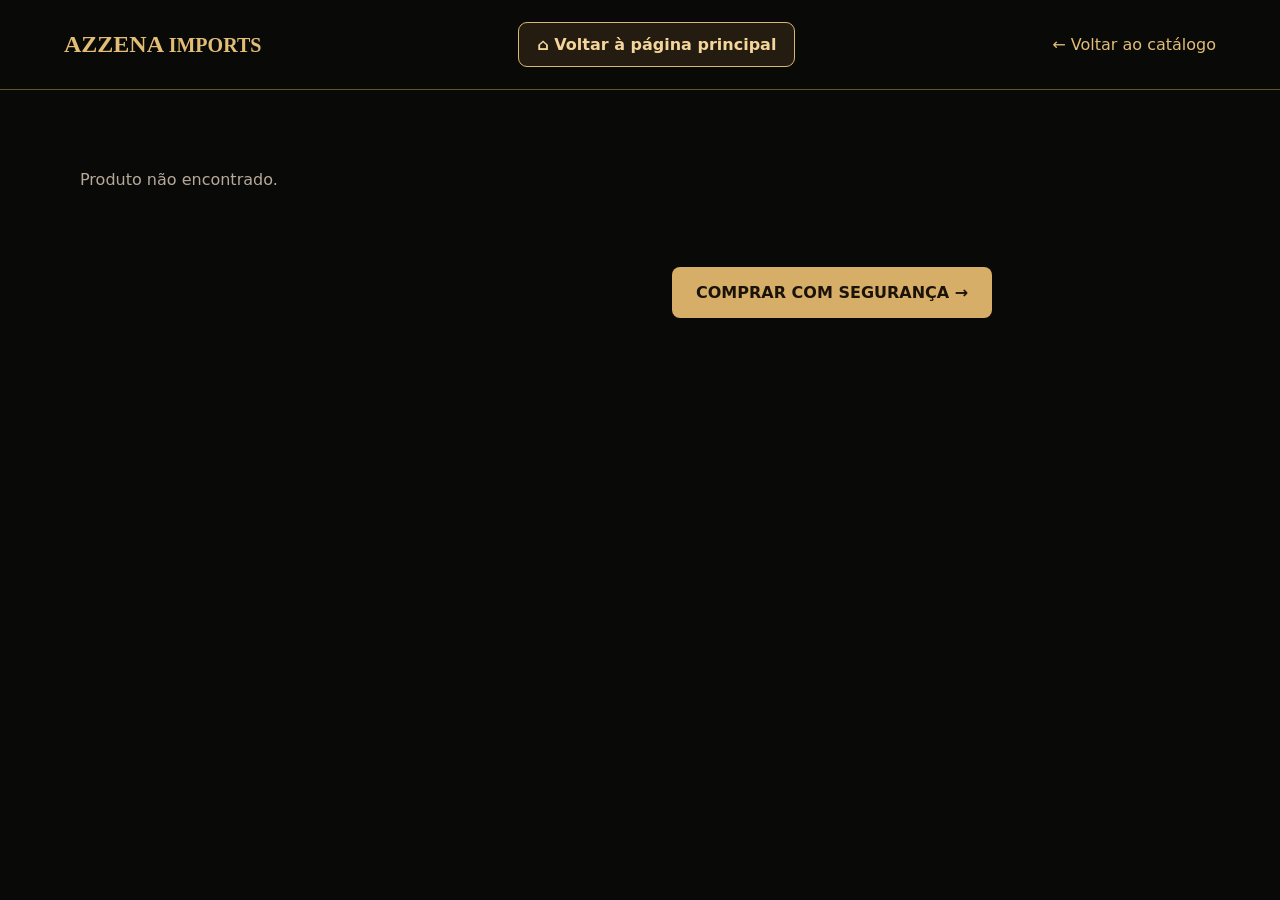
<file: produto.html>
<!doctype html><html lang="pt-BR"><head><meta charset="utf-8"><meta name="viewport" content="width=device-width,initial-scale=1"><meta name="theme-color" content="#080807"><title>Produto | AZZENA IMPORTS</title><style>body{margin:0;background:#090908;color:#f4efe6;font:16px Poppins,system-ui,sans-serif}header{padding:22px max(22px,5vw);border-bottom:1px solid #675331;display:flex;justify-content:space-between;align-items:center}a{color:#e2bd76}header a{text-decoration:none}main{max-width:1120px;margin:auto;padding:clamp(22px,5vw,65px)}.layout{display:grid;grid-template-columns:minmax(0,1fr) minmax(0,1fr);gap:clamp(24px,5vw,65px)}img{display:block;width:100%;aspect-ratio:1/1;object-fit:contain;background:#171513;border-radius:18px}h1{font:600 clamp(30px,4vw,54px) Georgia,serif;line-height:1.12}.brand{color:#e1bd78;letter-spacing:.15em;text-transform:uppercase}.price{font-size:30px;font-weight:700;color:#e2bd76}.desc{color:#c8c0b3;line-height:1.8;white-space:pre-line}.btn{display:inline-block;margin-top:20px;background:#d6ae67;color:#1b1307;padding:16px 24px;border-radius:8px;text-decoration:none;font-weight:700}.muted{color:#b6a999}#error{padding:30px;border:1px solid #675331;border-radius:12px}@media(max-width:700px){.layout{grid-template-columns:1fr}header{gap:16px;flex-wrap:wrap}}</style></head><body><header><a href="index.html" style="font:600 24px Georgia,serif">AZZENA <small>IMPORTS</small></a><a href="index.html" style="display:inline-block;padding:12px 18px;border:1px solid #d9b76e;border-radius:9px;background:#241b11;color:#f5d69a;text-decoration:none;font-weight:700">⌂ Voltar à página principal</a><a href="categoria.html?tipo=todos">← Voltar ao catálogo</a></header><main><p class="muted" id="status">Carregando produto...</p><div class="layout" id="product" hidden><div id="photo"></div><section><p class="brand" id="brand"></p><h1 id="name"></h1><p class="price" id="price"></p><p class="desc" id="description"></p><p class="muted" id="detail"></p><a class="btn" id="buy" href="index.html#catalogo">COMPRAR COM SEGURANÇA →</a></section></div></main><script src="produto.js?v=20261008-1" defer></script></body></html>
</file>
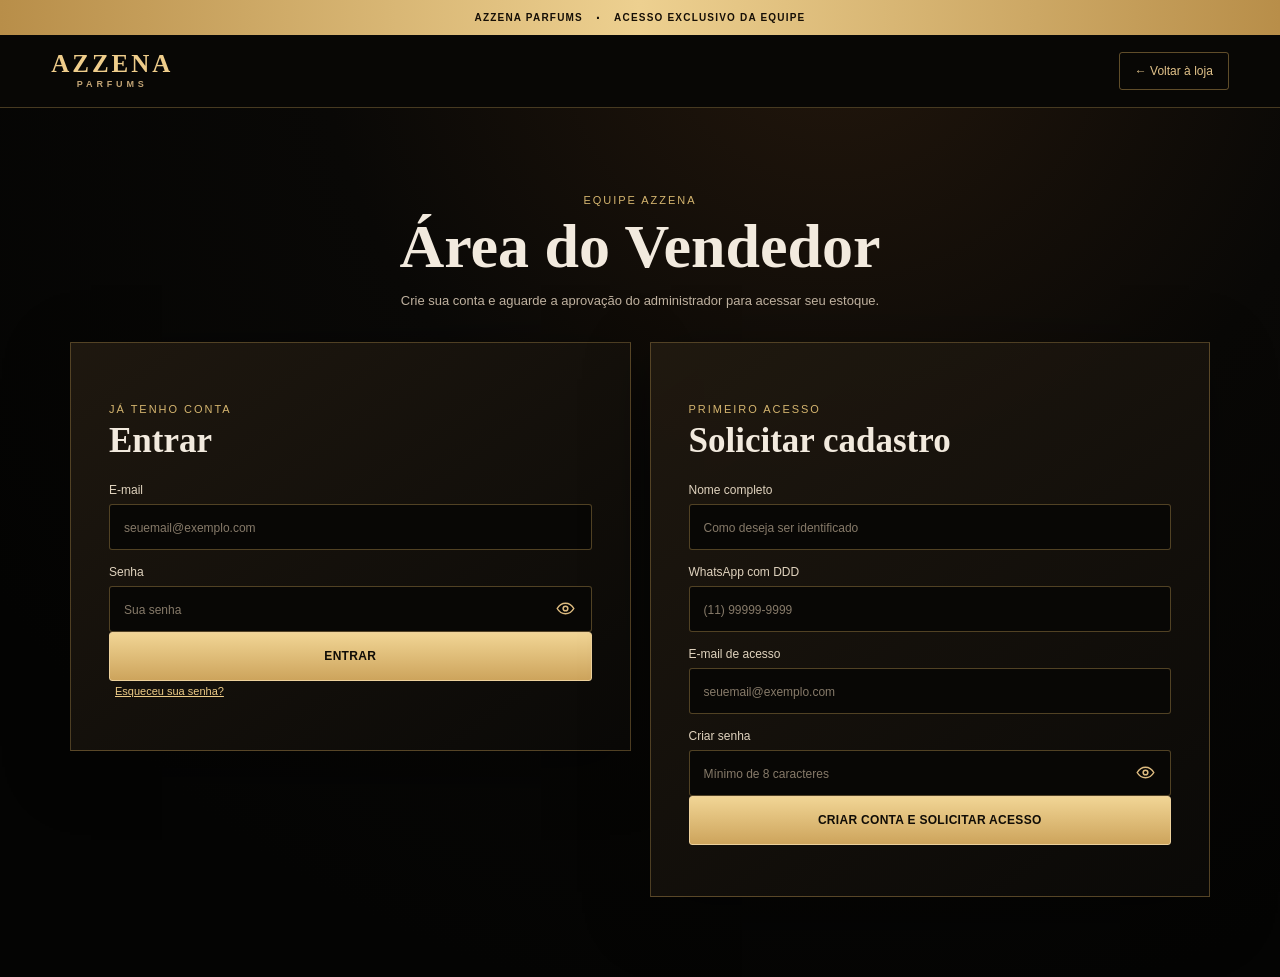
<file: vendedor.html>
<!doctype html>
<html lang="pt-BR"><head>
<meta charset="utf-8">
<meta http-equiv="Content-Security-Policy" content="default-src 'self'; base-uri 'self'; object-src 'none'; script-src 'self'; style-src 'self' 'unsafe-inline' https://fonts.googleapis.com; font-src 'self' https://fonts.gstatic.com data:; img-src 'self' https: data: blob:; connect-src 'self' https://fbwlprwhczxjdsciotsi.supabase.co; form-action 'self'; upgrade-insecure-requests"><meta name="referrer" content="strict-origin-when-cross-origin"><meta name="viewport" content="width=device-width,initial-scale=1">
<meta name="theme-color" content="#090806">
<title>Área do Vendedor — AZZENA PARFUMS</title>
<link rel="preconnect" href="https://fonts.googleapis.com">
<link rel="preconnect" href="https://fonts.gstatic.com" crossorigin>
<link href="https://fonts.googleapis.com/css2?family=Cinzel:wght@500;600&family=Cormorant+Garamond:wght@500;600;700&family=Poppins:wght@400;500;600;700&display=swap" rel="stylesheet">
<link rel="stylesheet" href="painel.css?v=20261001-sellerflow1">
<link rel="stylesheet" href="vendedor.css?v=20261002-sellerstock2">
<link rel="stylesheet" href="repasse-ui.css?v=20261013-repasse-datas1">
</head><body class="seller-page">
<div class="seller-benefits">AZZENA PARFUMS <span>·</span> ACESSO EXCLUSIVO DA EQUIPE</div>
<header class="seller-top">
 <a href="index.html" class="seller-brand" aria-label="AZZENA PARFUMS"><strong>AZZENA</strong><small>PARFUMS</small></a>
 <a href="index.html" class="seller-return">← Voltar à loja</a>
</header>
<main class="seller-shell">
<section class="seller-loading" id="loadingView" role="status" aria-live="polite">
 <div class="seller-loading-icon"></div><p class="eyebrow">AZZENA PARFUMS</p><h1>Verificando seu acesso...</h1>
 <p id="loadingMessage">Um momento. Estamos confirmando sua conta com segurança.</p>
 <div id="loadingRetry" hidden><button class="seller-outline" id="retryLoad" type="button">Tentar novamente</button><button class="seller-outline" id="loadingLogout" type="button">Trocar conta</button></div>
</section>
<section id="loginView" class="seller-auth" hidden>
 <div class="seller-intro"><p class="eyebrow">EQUIPE AZZENA</p><h1>Área do Vendedor</h1><p>Crie sua conta e aguarde a aprovação do administrador para acessar seu estoque.</p></div>
 <div class="seller-auth-grid">
 <form class="seller-card" id="loginForm">
  <p class="eyebrow">JÁ TENHO CONTA</p><h2>Entrar</h2>
  <label>E-mail<input id="email" type="email" autocomplete="email" required placeholder="seuemail@exemplo.com"></label>
  <label>Senha<span class="seller-password"><input id="password" type="password" autocomplete="current-password" minlength="8" required placeholder="Sua senha"><button type="button" class="seller-eye" data-password="password" aria-label="Mostrar senha"><svg viewBox="0 0 24 24" aria-hidden="true"><path d="M2.5 12s3.5-6 9.5-6 9.5 6 9.5 6-3.5 6-9.5 6S2.5 12 2.5 12Z"/><circle cx="12" cy="12" r="2.7"/></svg></button></span></label>
  <button class="seller-primary" type="submit">ENTRAR</button>
  <button class="seller-text-action" type="button" id="resetPassword">Esqueceu sua senha?</button>
  <p class="seller-feedback" id="loginMessage" role="status"></p>
 </form>
 <form class="seller-card" id="signupForm">
  <p class="eyebrow">PRIMEIRO ACESSO</p><h2>Solicitar cadastro</h2>
  <label>Nome completo<input name="name" autocomplete="name" required placeholder="Como deseja ser identificado"></label>
  <label>WhatsApp com DDD<input name="phone" type="tel" inputmode="tel" autocomplete="tel" required placeholder="(11) 99999-9999"></label>
  <label>E-mail de acesso<input name="email" type="email" autocomplete="email" required placeholder="seuemail@exemplo.com"></label>
  <label>Criar senha<span class="seller-password"><input name="password" id="signupPassword" type="password" autocomplete="new-password" minlength="8" required placeholder="Mínimo de 8 caracteres"><button type="button" class="seller-eye" data-password="signupPassword" aria-label="Mostrar senha"><svg viewBox="0 0 24 24" aria-hidden="true"><path d="M2.5 12s3.5-6 9.5-6 9.5 6 9.5 6-3.5 6-9.5 6S2.5 12 2.5 12Z"/><circle cx="12" cy="12" r="2.7"/></svg></button></span></label>
  <button class="seller-primary" type="submit">CRIAR CONTA E SOLICITAR ACESSO</button>
  <p class="seller-feedback" id="signupMessage" role="status"></p>
 </form>
 </div>
</section>
<section class="seller-card seller-state" id="confirmView" hidden>
 <p class="eyebrow">CONFIRMAÇÃO DE E-MAIL</p><h2>Confira sua caixa de entrada</h2>
 <p>Enviamos um link de confirmação. Após confirmar o endereço de e-mail, volte a esta página e entre com sua senha para enviar sua solicitação ao administrador.</p>
 <button class="seller-primary" type="button" id="backToLogin">Ir para o login</button>
</section>
<section class="seller-card seller-state" id="applyView" hidden>
 <p class="eyebrow">SOLICITAÇÃO DE ACESSO</p><h2>Complete seu cadastro</h2>
 <p>Você já tem uma conta AZZENA. Para acessar o painel de vendedor, envie seus dados para aprovação.</p>
 <form id="applyForm">
   <label>Nome completo<input name="name" required autocomplete="name"></label>
   <label>WhatsApp com DDD<input name="phone" required type="tel" autocomplete="tel"></label>
   <button class="seller-primary" type="submit">ENVIAR PARA APROVAÇÃO</button>
   <p class="seller-feedback" id="applyMessage"></p>
 </form>
 <button class="seller-outline" id="applyLogout" type="button">Sair</button>
</section>
<section class="seller-card seller-state" id="pendingView" hidden>
 <p class="eyebrow">SUA SOLICITAÇÃO</p><h2 id="pendingTitle">Aguardando aprovação</h2>
 <p id="pendingDescription">Seu cadastro foi enviado. O administrador precisa aprovar seu acesso.</p>
 <p class="seller-account-line" id="pendingEmail"></p>
 <div class="seller-state-actions"><button class="seller-primary" type="button" id="checkApproval">Verificar aprovação</button><button class="seller-outline" type="button" id="pendingLogout">Sair</button></div>
</section>
<section id="app" hidden>
 <header class="seller-dashboard-head"><div><p class="eyebrow">PAINEL DO VENDEDOR</p><h1 id="sellerName">Meu estoque</h1></div><div class="seller-dashboard-actions"><a class="seller-outline" href="index.html" target="_blank" rel="noopener">Abrir loja</a><button class="seller-outline" id="logout" type="button">Sair</button></div></header>
 <nav class="seller-dashboard-tabs" aria-label="Áreas de trabalho do vendedor"><p class="muted">Organizando o seu painel...</p></nav>
<div class="card seller-workflow-card" id="sellerWorkflow">
 <p class="eyebrow">PRIORIDADES DO DIA</p><h2>O que fazer agora</h2>
 <p class="muted">Escolha uma atividade para abrir diretamente a área correspondente. As informações abaixo são atualizadas a partir do seu painel.</p>
 <div id="sellerWorkflowCards" class="seller-workflow-grid"></div>
</div>
<div id="metrics" class="metrics"></div>
 <div class="card seller-notifications-card" id="sellerNotificationCenter">
<div class="seller-section-title"><div><p class="eyebrow">CENTRAL DE VENDAS</p><h2>Notificações</h2><p class="muted">Pedidos novos, pagamentos confirmados e vendas presenciais.</p></div>
<button id="sellerNotificationBell" class="seller-bell" type="button" aria-label="Ver notificações de vendas"><svg viewBox="0 0 24 24" width="25" height="25" aria-hidden="true"><path d="M18 8a6 6 0 0 0-12 0c0 7-3 7-3 9h18c0-2-3-2-3-9M10 21h4"/></svg><span id="sellerNotificationCount" class="seller-unread" hidden>0</span></button></div>
<div class="seller-dashboard-actions"><button type="button" class="seller-outline" id="sellerMarkAllRead">Marcar todas como lidas</button><button class="seller-outline" type="button" id="sellerRefreshNotifications">Atualizar</button></div>
<div id="sellerNotificationList" class="seller-notification-list"><p class="muted">Carregando notificações...</p></div>
</div>
<div class="card seller-pickup-verifier" id="sellerPickupVerifier">
<p class="eyebrow">ENTREGA SEGURA · CÓDIGO ÚNICO</p>
<h2>Conferir código de retirada</h2>
<p class="muted">Peça ao cliente o código AZZ exibido em Minha Conta. O sistema consulta o pagamento, a data, o total de itens e se o código já foi utilizado. Não entregue produtos sem confirmação.</p>
<form id="sellerVerifyForm" class="seller-verify-form" autocomplete="off">
<label for="sellerPickupCode">CÓDIGO APRESENTADO PELO CLIENTE
<input id="sellerPickupCode" type="text" maxlength="26" inputmode="text" autocapitalize="characters" spellcheck="false"
placeholder="AZZ-XXXX-XXXX-XXXX-XX" aria-describedby="pickupVerifyStatus" required></label>
<button id="sellerVerifySubmit" type="submit" class="seller-primary">CONSULTAR CÓDIGO E PAGAMENTO</button>
</form>
<p class="seller-verify-status" id="pickupVerifyStatus" role="status" aria-live="polite">Aguardando o código do cliente.</p>
<section id="pickupVerifyResult" class="pickup-verified-receipt" aria-label="Comprovante da compra" hidden></section>
<div id="pickupConfirmArea" class="pickup-confirm-area" hidden>
<label><input type="checkbox" id="pickupConfirmChecklist">
<strong>Conferi o nome do cliente, o pagamento e a quantidade de TODOS os produtos. Os produtos estão sendo entregues agora.</strong></label>
<button id="pickupConfirmDelivery" class="seller-primary" type="button" disabled>CONFIRMAR ENTREGA E BAIXAR CÓDIGO</button>
</div>
</div>
<div class="card" id="sellerLowStockCard"><p class="eyebrow">ALERTAS</p><h2>Estoque baixo</h2><div id="alerts"></div></div>
 <div class="card" id="sellerInventoryCard"><p class="eyebrow">MEU ESTOQUE</p><h2>Produtos sob minha responsabilidade</h2><div id="inventory"></div><p class="muted">Cada saldo pertence exclusivamente ao seu cadastro de vendedor.</p>
<div id="sellerOwnStockControls" class="seller-own-stock" hidden><h3>Registrar entrada ou saída</h3><p class="muted">O administrador autorizou você a controlar seu próprio estoque. Toda movimentação fica registrada na auditoria.</p><form id="sellerStockAdjustForm"><label>Local<select id="sellerStockLocation" required></select></label><label>Produto<select id="sellerStockProduct" required></select></label><div class="seller-custom-money"><label>Movimento<select id="sellerStockDirection"><option value="entry">Entrada</option><option value="exit">Saída sem venda</option></select></label><label>Quantidade<input id="sellerStockQty" type="number" min="1" max="10000" value="1" required></label><label>Motivo<select id="sellerStockReason"><option value="restock">Reposição</option><option value="return">Devolução</option><option value="inventory_count">Ajuste de contagem</option><option value="other">Outro</option></select></label></div><label id="sellerStockCostLabel">Custo unitário pago (R$)<input id="sellerStockUnitCost" type="number" min="0" step="0.01" placeholder="Ex.: 85,00"></label><label>Justificativa<textarea id="sellerStockNote" minlength="5" required placeholder="Explique a movimentação"></textarea></label><button class="seller-primary" type="submit">REGISTRAR MOVIMENTAÇÃO</button><p id="sellerStockMessage" class="seller-feedback"></p></form></div>
<div id="sellerStockAdminNotice" class="seller-stock-admin-notice"><strong>Estoque controlado pelo administrador</strong><p>Você pode acompanhar seus saldos e vendas, mas entradas e saídas manuais são registradas pelo ADM.</p></div></div>
 <div class="card" id="sellerFinanceCard"><p class="eyebrow">MINHAS FINANÇAS</p><h2>Resultado das minhas vendas</h2><p class="muted">Aqui aparecem apenas vendas com pagamento aprovado. A comissão é calculada pela porcentagem definida pelo administrador para cada vendedor e registrada na venda. Os valores mostrados são comissões a receber, não comprovantes de repasse.</p><div id="sellerFinanceSummary"></div><div id="sellerFinanceSales"></div><section id="sellerPayoutDashboard" style="padding:18px 0"><p class="muted">Carregando repasses...</p></section><aside id="sellerPayoutBigNotice" hidden role="alert" style="position:fixed;inset:8%;z-index:99999;background:#20190f;border:3px solid #e8bc69;border-radius:18px;box-shadow:0 0 0 120vmax #000b;padding:32px;overflow:auto;color:white"><h2 style="font-size:30px;color:#e8bc69">PAGAMENTO REGISTRADO PELO ADMINISTRADOR</h2><strong id="sellerPayoutBigText"></strong><p>Confira o extrato bancário antes de confirmar o recebimento.</p><button class="seller-outline" type="button" id="sellerPayoutDismiss">VERIFICAR NO HISTÓRICO</button></aside></div><div class="card seller-orders-card" id="sellerOrdersCard">
<p class="eyebrow">ATENDIMENTO</p><h2>Pedidos dos meus clientes</h2>
<p class="muted">Confira os pedidos recebidos pelo seu catálogo. A retirada só pode ser liberada depois da aprovação do pagamento.</p>
<div class="seller-label-settings"><label>Formato da etiqueta para impressão
<select id="sellerLabelSize"><option value="100x150">Etiqueta padrão 100 × 150 mm (4 × 6 pol.)</option><option value="100x100">Etiqueta quadrada 100 × 100 mm</option><option value="a4">Página A4</option></select></label>
<p class="muted">Imprima a etiqueta de cada pedido com identificação, endereço, produtos e valor. Pedidos pendentes recebem o aviso “Não entregar”.</p></div>
<div id="sellerOrders"></div>
</div>
<div class="card seller-custom-sale-card" id="sellerCustomSaleCard">
<p class="eyebrow">VENDA PERSONALIZADA · ENCOMENDA</p><h2>Gerar cobrança personalizada</h2>
<p class="muted">Selecione um perfume disponível no seu próprio estoque, informe os dados do cliente, preço negociado e frete manual. A unidade fica reservada para esta cobrança até o pagamento ou cancelamento. A cobrança aparecerá na conta do cliente. O pagamento automático por PIX/cartão ficará disponível após a conexão individual do Mercado Pago de cada vendedor.</p>
<div class="seller-mp-status"><div><strong>Mercado Pago do vendedor</strong><span id="sellerMpStatus">Integração preparada · chaves ainda não configuradas</span></div><button class="seller-outline" type="button" id="sellerConnectMp" disabled>CONECTAR MERCADO PAGO — EM BREVE</button></div>
<form id="sellerCustomSaleForm" class="seller-custom-sale-form">
<div class="seller-cash-customer"><label>E-mail da conta AZZENA do cliente<input name="customer_email" type="email" required placeholder="cliente@email.com"></label><label>Nome do cliente<input name="customer_name" required></label></div>
<div class="seller-cash-customer"><label>WhatsApp<input name="customer_phone" inputmode="tel"></label><label>CEP para entrega<input name="customer_postal_code" inputmode="numeric" maxlength="9" placeholder="00000-000"></label></div>
<label>Perfume do catálogo<input id="sellerCustomProductSearch" type="search" placeholder="Digite nome, marca ou mL..." autocomplete="off"><select id="sellerCustomProduct" required><option value="">Selecione um perfume cadastrado</option></select></label>
<div class="seller-custom-money"><label>Quantidade<input id="sellerCustomQuantity" type="number" min="1" max="100" value="1" required></label><label>Preço unitário negociado (R$)<input id="sellerCustomPrice" type="number" min="0" step=".01" inputmode="decimal" required></label><label>Frete manual (R$)<input id="sellerCustomShipping" type="number" min="0" step=".01" value="0" inputmode="decimal" required></label></div>
<label>Observação<textarea id="sellerCustomNotes" rows="3" maxlength="1000" placeholder="Prazo combinado, transportadora ou observações da encomenda."></textarea></label>
<div class="seller-custom-total"><span>Total da cobrança</span><strong id="sellerCustomTotal">R$ 0,00</strong></div>
<button class="seller-primary" id="sellerCreateCustomSale" type="submit">GERAR VENDA PERSONALIZADA</button><p id="sellerCustomSaleMessage" class="seller-feedback" role="status"></p>
</form>
<div class="seller-custom-sales-list"><h3>Vendas personalizadas</h3><div id="sellerCustomSales"><p class="muted">Nenhuma venda personalizada carregada.</p></div></div>
</div>
<div class="card seller-cash-card" id="sellerCashCard">
<p class="eyebrow">CAIXA · VENDA PRESENCIAL</p><h2>Registrar venda em dinheiro</h2>
<p class="muted">Exclusivo para recebimento presencial de dinheiro vivo. Quando habilitados, PIX e cartão de crédito são pagos diretamente no checkout seguro do Mercado Pago, nunca no PIX pessoal do vendedor. A venda em dinheiro gera pedido, etiqueta e baixa automática no estoque.</p>
<form id="sellerCashForm" class="seller-cash-form">
<div class="seller-cash-customer"><label>Nome do cliente<input name="customer_name" required placeholder="Nome completo" autocomplete="off"></label>
<label>WhatsApp com DDD<input name="customer_phone" required inputmode="tel" placeholder="(11) 99999-9999" autocomplete="off"></label></div>
<div class="seller-cash-picker"><label>Produto<select id="sellerCashProduct"><option value="">Escolha um produto disponível</option></select></label>
<label>Quantidade<input id="sellerCashQuantity" type="number" value="1" min="1" max="100" step="1"></label>
<label>Desconto (%)<input id="sellerCashDiscount" type="number" value="0" min="0" step=".01" inputmode="decimal"><small id="sellerCashDiscountLimit">Limite definido no ADM</small></label>
<button class="seller-outline" type="button" id="sellerAddCashItem">Adicionar</button></div>
<div class="seller-cash-items-wrap"><table class="seller-cash-table"><thead><tr><th>Produto</th><th>Qtd.</th><th>Preço</th><th>Desconto</th><th>Total</th><th></th></tr></thead><tbody id="sellerCashItems"><tr><td colspan="6">Escolha os produtos acima.</td></tr></tbody></table></div>
<div class="seller-cash-totals"><div><span>Subtotal</span><strong id="sellerCashSubtotal">R$ 0,00</strong></div><div><span>Desconto concedido</span><strong id="sellerCashTotalDiscount">R$ 0,00</strong></div><div class="cash-total-final"><span>Total da venda</span><strong id="sellerCashTotal">R$ 0,00</strong></div></div>
<div class="seller-cash-customer"><label>Dinheiro recebido (R$)<input name="cash_received" id="sellerCashReceived" type="number" min="0" step=".01" inputmode="decimal" required></label>
<div class="seller-cash-change"><span>Troco</span><strong id="sellerCashChange">R$ 0,00</strong></div></div>
<details class="seller-address-details"><summary>Endereço completo do cliente para a etiqueta (opcional)</summary>
<div class="seller-cash-customer"><label>Rua<input name="address_street"></label><label>Número<input name="address_number"></label>
<label>Bairro<input name="address_neighborhood"></label><label>Cidade<input name="address_city"></label>
<label>Estado<input name="address_state"></label><label>CEP<input name="address_postal_code"></label>
</div></details>
<button class="seller-primary" type="submit" id="sellerRegisterCash">REGISTRAR VENDA EM DINHEIRO</button>
<p id="sellerCashMessage" class="seller-feedback" role="status"></p>
</form>
</div>
<div class="card seller-share-card" id="sellerShareCard">
<p class="eyebrow">MEU CATÁLOGO</p><h2>Compartilhar produtos disponíveis</h2>
<p class="muted">Seu catálogo mostra os itens disponíveis para retirada e permite solicitar por encomenda os itens esgotados. O cliente também pode abrir o catálogo geral da AZZENA.</p>
<label>Link exclusivo do meu catálogo<input type="url" id="sellerCatalogUrl" readonly aria-label="Link do meu catálogo" placeholder="Seu link aparecerá aqui após aprovação"></label>
<div class="seller-dashboard-actions seller-share-actions">
<button type="button" id="copySellerCatalog" class="seller-primary">Copiar link do catálogo</button>
<a id="sendSellerCatalog" class="seller-outline" href="#" target="_blank" rel="noopener">Enviar pelo WhatsApp</a>
<a id="openSellerCatalog" class="seller-outline" href="#" target="_blank" rel="noopener">Visualizar meu catálogo</a>
</div><p id="sellerShareStatus" class="muted" aria-live="polite"></p>
</div>
<div class="card seller-preorder-guide" id="sellerPreorderCard">
 <p class="eyebrow">CONSULTAS PELO WHATSAPP</p><h2>Como atender encomendas</h2>
 <p id="sellerPreordersStatus" class="seller-preorder-status">Consultando suas preferências de atendimento...</p>
 <ol class="seller-preorder-steps">
  <li><strong>O cliente solicita.</strong> Quando um perfume está esgotado, o cliente pode abrir seu WhatsApp com o nome e o volume do produto preenchidos.</li>
  <li><strong>Você confirma.</strong> Informe disponibilidade com seu fornecedor, preço final e prazo estimado. Não prometa reserva sem confirmação.</li>
  <li><strong>Atualize o estoque.</strong> Assim que o produto chegar, peça ao administrador que registre as unidades no seu estoque.</li>
  <li><strong>Finalize pelo site.</strong> Oriente o cliente a comprar com PIX ou cartão de crédito quando o checkout da AZZENA estiver habilitado. A conversa não gera pedido nem cobrança.</li>
 </ol>
 <div class="seller-dashboard-actions">
  <button type="button" class="seller-outline" data-seller-go="configuracoes">Habilitar / desativar contato</button>
  <button type="button" class="seller-outline" data-seller-go="estoque">Ver meu estoque</button>
 </div>
</div>
<div class="card seller-preorder-settings-card" id="sellerPreorderSettingsCard">
 <p class="eyebrow">ATENDIMENTO A CLIENTES</p><h2>Receber solicitações de encomenda</h2>
 <p class="muted">Somente vendedores aprovados podem aparecer na lista de contatos. Ao ativar, seu WhatsApp de cadastro poderá ser aberto pelos visitantes do catálogo. Desative a qualquer momento.</p>
 <p class="seller-preorder-phone">WhatsApp cadastrado: <strong id="sellerPreorderPhone">Carregando...</strong></p>
 <form id="sellerPreorderSettingsForm" class="seller-preorder-optin-form">
  <label class="seller-preorder-toggle" for="sellerPreorderOptIn">
    <input id="sellerPreorderOptIn" type="checkbox">
    <span><strong>Quero receber encomendas pelo meu WhatsApp</strong><small>Autorizo que meu número seja disponibilizado aos clientes que clicarem para solicitar um perfume esgotado.</small></span>
  </label>
  <button type="submit" id="sellerPreorderSave" class="seller-primary">Salvar preferência de encomendas</button>
  <p id="sellerPreorderSettingsStatus" class="seller-feedback" role="status" aria-live="polite"></p>
 </form>
</div>
<div class="card seller-pickup-card" id="sellerPickupCard">
<p class="eyebrow">RETIRADA PRESENCIAL</p><h2>Endereço de retirada dos produtos</h2>
<p class="muted">Cadastre um local comercial ou autorizado para retirada. Ele só será exibido para o cliente se você ativar a opção. Não use seu endereço residencial caso não queira torná-lo público.</p>
<form id="sellerPickupForm" class="seller-pickup-grid">
<label>Nome do ponto de retirada<input name="display_name" required placeholder="Ex.: Loja do Centro"></label>
<label>País<select name="country_code"><option value="BR">Brasil</option><option value="PY">Paraguai</option></select></label>
<label>Rua / Avenida<input name="street" required autocomplete="street-address"></label>
<label>Número<input name="street_number" required></label>
<label>Bairro<input name="neighborhood" required></label>
<label>Cidade<input name="city" required></label>
<label>Estado / Departamento<input name="state" required></label>
<label>CEP (opcional)<input name="postal_code" inputmode="numeric" maxlength="9" placeholder="00000-000"></label>
<label class="seller-full-span">Complemento (opcional)<input name="complement" placeholder="Loja, sala, galeria..."></label>
<label class="seller-full-span">Link do Google Maps<input name="google_maps_url" type="url" placeholder="Cole link maps.app.goo.gl, share.google ou google.com/maps"></label>
<label class="seller-full-span">Instruções para retirada<textarea name="instructions" rows="3" placeholder="Horário de atendimento, portaria, orientações..."></textarea></label>
<label class="seller-full-span seller-toggle"><input name="is_enabled" type="checkbox"> Permitir que clientes escolham retirar neste endereço</label>
<div class="seller-full-span"><button type="submit" class="seller-primary">Salvar ponto de retirada</button></div>
</form><p id="sellerPickupMessage" class="muted" aria-live="polite"></p>
</div>
<div class="card seller-pickup-schedule-card" id="sellerPickupScheduleCard">
<p class="eyebrow">AGENDA DE RETIRADA</p><h2>Exceções de atendimento</h2>
<p class="muted"><strong>Horário padrão:</strong> segunda a sábado, das 08:00 às 12:00 e das 14:00 às 18:00. Cadastre aqui somente as datas em que NÃO haverá atendimento para retirada.</p>
<form id="sellerPickupScheduleForm" class="seller-pickup-grid">
<label>Data sem atendimento<input id="sellerPickupDate" name="service_date" type="date" required></label>
<div class="seller-full-span"><button type="submit" class="seller-primary">MARCAR COMO NÃO ATENDENDO</button></div>
</form>
<p id="sellerPickupScheduleMessage" class="seller-feedback" role="status" aria-live="polite"></p>
<div id="sellerPickupScheduleList"></div>
</div>
<div class="card" id="emergencyCard" hidden><p class="eyebrow">ACESSO AUTORIZADO</p><h2>Emergência da loja</h2><p class="muted">Use somente quando houver problema operacional real.</p><label>Categoria<select id="kind"><option value="stock_issue">Problema de estoque</option><option value="inventory_count">Contagem de estoque</option><option value="maintenance">Manutenção/erro</option><option value="no_seller">Sem vendedor disponível</option><option value="operational_pause">Pausa operacional</option></select></label><label>Justificativa<textarea id="reason"></textarea></label><div class="seller-dashboard-actions"><button class="btn btn-danger" id="disable" type="button">Desativar temporariamente</button><button class="btn btn-primary" id="enable" type="button">Colocar online</button></div><p id="status" class="muted"></p></div>
</section>
</main>
<div id="toast" class="toast"></div>
<script type="module" src="vendedor.js?v=20261013-repasse-datas1"></script>
</body></html>
</file>
<file: styles.css>
:root{--bg:#070605;--panel:#11100e;--gold:#e0b45f;--gold2:#f1d18f;--text:#f4efe6;--muted:#a59c8e;--line:rgba(224,180,95,.28)}*{box-sizing:border-box}html{scroll-behavior:smooth}body{margin:0;background:#070605;color:var(--text);font-family:Montserrat,Arial,sans-serif}button,input{font:inherit}button{cursor:pointer}a{text-decoration:none;color:inherit}[hidden]{display:none!important}.benefit-bar{height:46px;background:linear-gradient(90deg,#a77527,#f0cd78,#b47c28);color:#100b04;display:grid;grid-template-columns:repeat(3,1fr);align-items:center;padding:0 14vw;gap:30px}.benefit-bar>div{display:grid;grid-template-columns:auto 1fr;column-gap:10px;align-items:center}.benefit-bar strong{font-size:11px;line-height:1.1}.benefit-bar small{grid-column:2;font-size:8px}.benefit-icon{grid-row:1/3;font-size:20px}.header{height:92px;background:#050504;display:grid;grid-template-columns:260px 1fr 360px;align-items:center;padding:0 4vw;border-bottom:1px solid rgba(224,180,95,.18);position:sticky;top:0;z-index:50}.logo{display:flex;flex-direction:column;align-items:flex-start;position:relative;padding-left:18px}.logo-crown{position:absolute;top:-17px;left:62px;color:var(--gold);font-size:23px}.logo-name{font-family:Cinzel,serif;font-size:24px;letter-spacing:.05em;color:#e7c47e}.logo small{font-size:8px;letter-spacing:.45em;margin-left:30px;margin-top:4px;color:#e6c579}.nav{display:flex;justify-content:center;gap:28px}.nav a,.nav button{background:none;border:0;color:#f1ede6;font-size:10px;text-transform:uppercase;letter-spacing:.05em;padding:13px 0;position:relative}.nav .active{color:var(--gold2)}.nav .active:after,.nav a:hover:after,.nav button:hover:after{content:"";position:absolute;left:0;right:0;bottom:3px;height:2px;background:var(--gold)}.header-tools{display:flex;align-items:center;justify-content:flex-end;gap:20px}.header-search{width:220px;height:40px;border:1px solid #3a352e;border-radius:24px;background:#151513;display:flex;align-items:center;padding:0 14px;gap:8px}.header-search input{width:100%;border:0;background:transparent;color:#eee;outline:0;font-size:10px}.header-search span{font-size:18px}.user-icon{font-size:23px}.cart-icon{border:0;background:none;color:white;font-size:25px;position:relative}.cart-icon span{position:absolute;right:-5px;top:-5px;width:18px;height:18px;border-radius:50%;display:grid;place-items:center;background:var(--gold);color:#090603;font-size:9px;font-weight:700}.hero{min-height:430px;border-bottom:1px solid #28221a;overflow:hidden;position:relative;background:#050504}.hero-carousel{position:relative;min-height:430px}.hero-slide{position:absolute;inset:0;opacity:0;visibility:hidden;transition:opacity .65s ease,visibility .65s ease;background-image:linear-gradient(90deg,rgba(2,2,2,.96) 0%,rgba(4,3,2,.86) 31%,rgba(4,3,2,.38) 51%,rgba(1,1,1,.08) 72%),var(--hero-image);background-size:cover;background-position:center;display:flex;align-items:center}.hero-slide.is-active{opacity:1;visibility:visible;z-index:2}.hero-copy{position:relative;z-index:3;width:52%;padding:48px 0 46px 6vw}.hero-copy>p{font-size:9px;letter-spacing:.43em;color:#c9b998;margin:0 0 14px}.hero-copy h1{font-family:"Cormorant Garamond",serif;font-size:55px;line-height:.94;font-weight:500;margin:0;color:#efd6a1;text-shadow:0 2px 30px #000}.hero-copy h1 em{font-weight:500;color:#e4bb64}.hero-desc{display:block;max-width:475px;margin:16px 0;color:#e4ddd4;font:16px/1.45 "Cormorant Garamond",serif;text-shadow:0 2px 12px #000}.gold-button{background:linear-gradient(180deg,#f0cb7b,#d0a04f);color:#120c05;border:1px solid #f1d28e;padding:13px 24px;font-size:10px;font-weight:700;border-radius:3px}.hero-button{margin-top:3px}.hero-button b{font-size:16px;margin-left:10px}.hero-trust{display:flex;gap:20px;margin-top:17px;font-size:8px;color:#e1d3b7}.hero-trust span{display:flex;gap:5px;align-items:center}.hero-dots{position:absolute;z-index:8;left:50%;bottom:18px;display:flex;gap:10px;transform:translateX(-50%)}.hero-dots button{width:9px;height:9px;border:1px solid rgba(255,255,255,.9);border-radius:50%;padding:0;background:transparent;transition:.2s}.hero-dots button.is-active{background:#fff;transform:scale(1.15)}.hero-dots button:hover{background:var(--gold2)}
.category-grid{display:grid;grid-template-columns:1fr 1fr;gap:18px;padding:20px 30px;background:#090807}.category-card{height:260px;position:relative;overflow:hidden;border:1px solid rgba(224,180,95,.5);border-radius:7px;background:#111;color:white;text-align:left;padding:0}.category-card:before{content:"";position:absolute;inset:0;background-size:cover;background-repeat:no-repeat;background-position:center;z-index:0;transition:transform .45s ease}.category-card:hover:before{transform:scale(1.025)}.male-card:before{background-image:url("assets/category-male.webp");background-color:#071018}.female-card:before{background-image:url("assets/category-female.webp");background-color:#2a130d}.category-overlay{position:absolute;inset:0;z-index:1;background:linear-gradient(90deg,rgba(0,0,0,.02) 0%,rgba(0,0,0,.06) 38%,rgba(5,4,3,.48) 56%,rgba(5,4,3,.86) 78%,rgba(5,4,3,.94) 100%),linear-gradient(0deg,rgba(0,0,0,.16),transparent 55%)}.category-text{position:absolute;z-index:3;left:49%;top:50%;transform:translateY(-50%);width:47%;max-width:none;padding-right:16px;text-shadow:0 2px 14px rgba(0,0,0,.85);overflow:visible}.female-card .category-text{left:49%}.category-text p{font:400 14px/1 "Cormorant Garamond",serif;letter-spacing:.17em;margin:0}.category-text h2{font:500 clamp(24px,2.45vw,30px)/1 "Cormorant Garamond",serif;margin:5px 0 9px;white-space:nowrap;letter-spacing:-.01em}.category-text span{display:block;font-size:10px;line-height:1.55;color:#e2dbd2;max-width:220px}.category-text b{display:block;width:max-content;margin-top:15px;padding:9px 18px;border:1px solid rgba(224,180,95,.8);border-radius:4px;color:#f1d28e;font-size:9px;background:rgba(8,6,4,.20)}.category-bottle{display:none}.male-bottle,.female-bottle{display:none}.catalog{background:linear-gradient(#0c0b09,#090807);padding:0 30px 28px}.catalog-title{height:62px;display:flex;align-items:end;justify-content:space-between}.catalog-title>div{display:flex;align-items:end;gap:15px}.catalog-title h2{font:600 25px "Cormorant Garamond",serif;margin:0}.catalog-title span{display:block;width:55px;height:2px;background:var(--gold);margin-bottom:8px}.catalog-title button{border:0;background:none;color:#e4c67d;font:500 11px "Cormorant Garamond",serif}.catalog-controls{display:flex;align-items:center;justify-content:space-between;gap:14px;margin:14px 0}.catalog-search{display:flex;align-items:center;gap:8px;width:340px;height:38px;border:1px solid #332d25;background:#11100e;padding:0 11px;border-radius:4px}.catalog-search input{border:0;background:none;outline:0;color:white;width:100%;font-size:10px}.filters{display:flex;gap:7px}.filter{background:#11100e;color:#aaa;border:1px solid #332d25;padding:9px 12px;font-size:9px;text-transform:uppercase}.filter.is-active,.filter:hover{background:var(--gold);color:#090603;border-color:var(--gold)}.catalog-status{font-size:9px;color:#756d61}.product-grid{display:grid;grid-template-columns:repeat(6,minmax(0,1fr));gap:12px}.product-card{background:#11110f;border:1px solid #2b2823;border-radius:6px;overflow:hidden;transition:.2s;position:relative}.product-card:hover{transform:translateY(-3px);border-color:#7d6133}.product-media{height:170px;position:relative;overflow:hidden;background:#0c0c0b}.product-art{position:absolute;inset:0}.product-heart{position:absolute;right:11px;top:9px;z-index:2;font-size:19px;color:#fff}.product-body{padding:10px 11px 11px}.product-body h3{margin:0;font-size:11px;font-weight:600}.product-brand{font-size:9px;color:#b7afa3;margin-top:4px}.product-rating{font-size:10px;color:#e6b74f;margin-top:7px}.product-rating small{color:#b5ada2;margin-left:4px}.product-price{display:block;font-size:13px;font-weight:700;margin:7px 0 10px}.buy-card{width:100%;background:linear-gradient(180deg,#e9c46f,#d6a44e);color:#0e0904;border:0;border-radius:5px;padding:9px;font-size:9px;font-weight:700}.sprite-0{background-position:0 50%}.sprite-1{background-position:20% 50%}.sprite-2{background-position:40% 50%}.sprite-3{background-position:60% 50%}.sprite-4{background-position:80% 50%}.sprite-5{background-position:100% 50%}.service-row{display:grid;grid-template-columns:repeat(4,1fr);border-top:1px solid #28231d;background:#080706;padding:20px 5vw}.service-row>div{display:flex;gap:12px;align-items:center;border-right:1px solid #28231d;padding:8px 24px}.service-row>div:last-child{border-right:0}.service-row>div>span{width:38px;height:38px;border:1px solid var(--gold);border-radius:50%;display:grid;place-items:center;color:var(--gold)}.service-row b{font-size:9px}.service-row small{display:block;color:#82796d;font-size:8px;margin-top:4px}footer{display:flex;justify-content:space-between;align-items:center;padding:25px 4vw;background:#050504;border-top:1px solid #201b15}.footer-logo{font-family:Cinzel,serif;color:#e6c47d}.footer-logo span{display:block;font:7px Montserrat;letter-spacing:.45em;text-align:center}.footer-links{display:flex;gap:18px}.footer-links a,.footer-links button{border:0;background:none;color:#8d8478;font-size:9px}.overlay{position:fixed;inset:0;background:rgba(0,0,0,.80);z-index:120;display:grid;place-items:center;padding:24px;backdrop-filter:blur(9px)}.modal{width:min(980px,95vw);max-height:92vh;overflow:auto;background:#11100e;border:1px solid #70562f;position:relative;box-shadow:0 30px 80px #000}.close{position:absolute;right:14px;top:8px;border:0;background:none;color:white;font-size:27px;z-index:10}.product-detail{display:grid;grid-template-columns:1fr 1fr}.detail-media{min-height:560px;background:#090807;position:relative;overflow:hidden}.detail-art{position:absolute;inset:0}.detail-copy{padding:40px}.eyebrow{color:#d6ae65;font-size:9px;letter-spacing:.18em}.detail-copy h2,.checkout-modal h2,.drawer h2{font:500 40px "Cormorant Garamond",serif;margin:4px 0}.detail-price{font:600 23px "Cormorant Garamond",serif;color:#e4bd73}.detail-desc{color:#a9a092;font-size:11px;line-height:1.7}.detail-stock{font-size:9px;color:#c8b48d}.notes{display:grid;grid-template-columns:repeat(3,1fr);gap:7px;margin:15px 0}.note{border:1px solid #2f2920;padding:10px}.note strong{display:block;font:600 13px "Cormorant Garamond",serif;color:#d7b574}.note span{font-size:8px;color:#8f877c}.composition,.review-block{border-top:1px solid #2a251d;padding-top:12px;margin-top:12px}.composition p,.review p{font-size:9px;color:#948b80}.review{padding:9px;border:1px solid #2b261f;margin-top:7px}.review-head{display:flex;justify-content:space-between}.stars{color:#e8b64e}.detail-actions{display:flex;gap:8px;margin-top:17px}.detail-actions .buy-card{width:auto;padding:11px 18px}.detail-actions .secondary{background:transparent;border:1px solid #7d6133;color:#e7c77c}.drawer{position:fixed;right:0;top:0;height:100vh;width:min(430px,94vw);background:#11100e;z-index:140;transform:translateX(100%);transition:.25s;border-left:1px solid #73562f;display:flex;flex-direction:column}.drawer.is-open{transform:none}.drawer-mask{position:fixed;inset:0;background:rgba(0,0,0,.62);z-index:130}.drawer-head{padding:24px;border-bottom:1px solid #2b261f;display:flex;justify-content:space-between}.drawer-head p{font-size:9px;color:#d3ac63}.bag-items{flex:1;overflow:auto;padding:18px 24px}.bag-item{display:flex;gap:11px;align-items:center;padding:10px 0;border-bottom:1px solid #28231c}.bag-art{width:60px;height:70px;flex:0 0 60px}.bag-item div:nth-child(2){flex:1}.bag-item h4{margin:0;font:600 17px "Cormorant Garamond",serif}.bag-item p{font-size:8px;color:#8e8579}.bag-item button{border:0;background:none;color:#aaa;font-size:20px}.drawer-foot{padding:16px 24px calc(16px + env(safe-area-inset-bottom,0px));border-top:1px solid #2b261f;background:#11100e;position:sticky;bottom:0;z-index:3;box-shadow:0 -12px 28px rgba(0,0,0,.45)}.bag-total{display:flex;justify-content:space-between;font:500 22px "Cormorant Garamond",serif}.full{width:100%;margin-top:15px}.empty-bag{color:#8e8579;font-size:10px}.checkout-modal{width:min(700px,95vw);padding:36px}.checkout-summary{border:1px solid #2c271f;padding:12px;font-size:10px;color:#a9a093}.checkout-summary strong{display:block;margin-top:7px;color:#e0b86d}.seller-picker{display:grid;grid-template-columns:1fr 1fr;gap:8px;margin-top:8px}.seller-card{background:#0c0b09;border:1px solid #312b23;color:white;padding:10px;text-align:left}.seller-card.is-active{border-color:var(--gold)}.payment-tabs{display:flex;gap:8px;margin:15px 0}.payment-tab{flex:1;background:#0c0b09;color:#aaa;border:1px solid #312b23;padding:10px}.payment-tab.is-active{border-color:var(--gold);color:#e6c67c}.checkout-modal form{display:grid;grid-template-columns:1fr 1fr;gap:10px}.checkout-modal label{font-size:9px;color:#9c9387}.checkout-modal input{width:100%;padding:10px;background:#0b0a08;border:1px solid #312b23;color:white;margin-top:4px}.checkout-modal label:nth-child(3),.demo-box,.checkout-modal form button{grid-column:1/-1}.demo-box{border:1px solid #2d281f;padding:10px;font-size:9px;color:#91887d}.toast{position:fixed;right:18px;bottom:18px;background:#17130f;border:1px solid #7f6336;color:#ead6ad;padding:11px 14px;z-index:200;opacity:0;transform:translateY(15px);transition:.2s}.toast.show{opacity:1;transform:none}.site-unavailable{position:fixed;inset:0;z-index:1000;background:radial-gradient(circle,#2c1a09,#060504 60%);display:grid;place-items:center;text-align:center;padding:20px}.mini-crown{color:var(--gold);font-size:42px}.site-unavailable h1{font:500 50px "Cormorant Garamond",serif}.site-unavailable p{color:#aaa}
@media(max-width:1180px){.header{grid-template-columns:230px 1fr}.nav{display:none}.product-grid{grid-template-columns:repeat(3,1fr)}.header-tools{justify-self:end}.category-text,.female-card .category-text{left:47%;width:51%;padding-right:12px}.category-text h2{font-size:26px}.category-text span{font-size:9.5px;max-width:205px}.category-text b{margin-top:13px;padding:8px 15px}}
@media(max-width:760px){.benefit-bar{height:40px;padding:0 12px;grid-template-columns:repeat(3,1fr);gap:5px}.benefit-bar strong{font-size:7px}.benefit-bar small{display:none}.benefit-icon{font-size:14px}.header{height:72px;padding:0 14px;grid-template-columns:1fr auto}.logo-name{font-size:18px}.logo-crown{left:48px}.header-search{display:none}.hero{grid-template-columns:1fr;min-height:610px}.hero-copy{padding:38px 22px 10px}.hero-copy h1{font-size:46px}.hero-stage{min-height:280px}.hero-bottle{height:220px;width:160px}.bottle-a{left:16%}.bottle-b{left:46%}.category-grid{grid-template-columns:1fr;padding:14px}.category-card{height:235px}.category-text,.female-card .category-text{left:49%;top:50%;width:49%;padding-right:10px}.category-text h2{font-size:26px}.category-text span{font-size:9px}.category-text b{margin-top:12px;padding:8px 13px}.product-grid{grid-template-columns:repeat(2,1fr)}.catalog{padding:0 14px 22px}.catalog-controls{display:block}.catalog-search{width:100%}.filters{overflow:auto;margin-top:8px}.service-row{grid-template-columns:1fr 1fr;padding:10px}.service-row>div{padding:10px;border-bottom:1px solid #252019}.product-detail{grid-template-columns:1fr}.detail-media{min-height:350px}.detail-copy{padding:25px 18px}.notes{grid-template-columns:1fr}.checkout-modal form{grid-template-columns:1fr}.checkout-modal label:nth-child(3),.demo-box,.checkout-modal form button{grid-column:auto}.seller-picker{grid-template-columns:1fr}}
@media(max-width:430px){.hero-copy h1{font-size:40px}.hero-desc{font-size:14px}.category-card{height:220px}.category-text,.female-card .category-text{left:46%;top:50%;width:53%;padding-right:8px}.category-text p{font-size:12px}.category-text h2{font-size:22px}.category-text span{font-size:8.7px;line-height:1.45}.category-text b{margin-top:10px;padding:7px 11px}.product-media{height:145px}.product-grid{gap:7px}.product-body{padding:8px}.product-body h3{font-size:10px}.service-row{grid-template-columns:1fr}.footer-links{display:none}}

/* HERO CAROUSEL — 3 imagens autorais */
.hero{
  min-height:clamp(480px,53vw,610px);
  display:block;
  background:#050403;
  border-bottom:1px solid #28221a;
  overflow:hidden;
  position:relative;
  isolation:isolate
}
.hero-carousel{position:absolute;inset:0;z-index:0;overflow:hidden;background:#090604}
.hero-slide{
  position:absolute;inset:0;
  opacity:0;
  transform:scale(1.02);
  background-size:cover;
  background-repeat:no-repeat;
  background-position:center;
  transition:opacity .8s ease,transform 6s ease;
  will-change:opacity,transform
}
.hero-slide.is-active{opacity:1;transform:scale(1)}
.hero-slide-signature{background-image:url("assets/hero-signature.webp?v=20261001-upload");background-position:58% center}
.hero-slide-female{background-image:url("assets/hero-female.webp?v=20261001-upload");background-position:58% center}
.hero-slide-male{background-image:url("assets/hero-male.webp?v=20261001-upload");background-position:58% center}
.hero:before{
  content:"";
  position:absolute;
  inset:0;
  z-index:1;
  background:
    linear-gradient(90deg,rgba(2,2,2,.98) 0%,rgba(3,2,2,.94) 23%,rgba(4,3,2,.76) 42%,rgba(4,3,2,.30) 58%,rgba(1,1,1,.08) 78%,rgba(1,1,1,.18) 100%),
    linear-gradient(0deg,rgba(0,0,0,.32),transparent 38%,rgba(0,0,0,.06));
  pointer-events:none
}
.hero-copy{
  position:relative;
  z-index:3;
  width:min(52%,680px);
  min-height:clamp(480px,53vw,610px);
  padding:clamp(48px,6vw,82px) 0 48px 6vw;
  display:flex;
  flex-direction:column;
  justify-content:center
}
.hero-copy>p{margin-top:0}
.hero-dots{
  position:absolute;
  z-index:4;
  right:18%;
  bottom:22px;
  display:flex;
  align-items:center;
  gap:10px;
  padding:8px 10px
}
.hero-dot{
  width:10px;
  height:10px;
  border-radius:50%;
  border:1px solid rgba(255,255,255,.92);
  background:transparent;
  padding:0;
  box-shadow:0 1px 8px rgba(0,0,0,.55);
  transition:transform .2s ease,background .2s ease,border-color .2s ease
}
.hero-dot.is-active{background:#fff;border-color:#fff;transform:scale(1.08)}
.hero-dot:focus-visible{outline:2px solid var(--gold);outline-offset:4px}

@media(max-width:760px){
  .hero{min-height:620px}
  .hero:before{
    background:
      linear-gradient(180deg,rgba(2,2,2,.90) 0%,rgba(3,2,2,.78) 37%,rgba(3,2,2,.20) 65%,rgba(0,0,0,.18) 100%),
      linear-gradient(90deg,rgba(0,0,0,.62) 0%,rgba(0,0,0,.16) 70%,rgba(0,0,0,.05) 100%)
  }
  .hero-copy{
    width:100%;
    min-height:620px;
    justify-content:flex-start;
    padding:38px 22px 250px
  }
  .hero-slide{background-position:62% center}
  .hero-slide-female{background-position:58% center}
  .hero-slide-male{background-position:54% center}
  .hero-dots{right:50%;transform:translateX(50%);bottom:18px}
}
@media(max-width:430px){
  .hero{min-height:590px}
  .hero-copy{min-height:590px;padding:34px 18px 238px}
  .hero-slide-signature{background-position:61% center}
  .hero-slide-female{background-position:56% center}
  .hero-slide-male{background-position:52% center}
}
@media(prefers-reduced-motion:reduce){
  .hero-slide{transition:opacity .25s ease;transform:none}
  .hero-slide.is-active{transform:none}
}

@media(max-width:760px){.hero,.hero-carousel{min-height:610px}.hero-slide{align-items:flex-start;background-position:62% center}.hero-slide:after{content:"";position:absolute;inset:0;background:linear-gradient(180deg,rgba(3,3,2,.93) 0%,rgba(3,3,2,.78) 46%,rgba(3,3,2,.18) 76%)}.hero-copy{width:100%;padding:38px 22px 10px;z-index:4}.hero-copy h1{font-size:46px}.hero-dots{bottom:18px}.hero-trust{flex-wrap:wrap}.hero-desc{font-size:14px}}
@media(max-width:430px){.hero-copy h1{font-size:40px}.hero-slide{background-position:58% center}}

/* HERO CAROUSEL HOTFIX 20261001 */
.hero{
  position:relative!important;
  display:block!important;
  min-height:560px!important;
  overflow:hidden!important;
  background:#050403!important;
}
.hero-carousel{
  position:relative!important;
  inset:auto!important;
  width:100%!important;
  min-height:560px!important;
  overflow:hidden!important;
  background:#050403!important;
}
.hero-slide{
  position:absolute!important;
  inset:0!important;
  display:flex!important;
  align-items:center!important;
  opacity:0!important;
  visibility:hidden!important;
  z-index:0!important;
  transform:none!important;
  background-image:
    linear-gradient(90deg,rgba(2,2,2,.94) 0%,rgba(3,2,2,.84) 29%,rgba(4,3,2,.50) 48%,rgba(2,2,2,.12) 72%,rgba(0,0,0,.08) 100%),
    var(--hero-image)!important;
  background-size:cover!important;
  background-repeat:no-repeat!important;
  background-position:center!important;
  transition:opacity .7s ease,visibility .7s ease!important;
}
.hero-slide.is-active{
  opacity:1!important;
  visibility:visible!important;
  z-index:2!important;
}
.hero:before{display:none!important}
.hero-slide:after{display:none!important}
.hero-copy{
  position:relative!important;
  z-index:4!important;
  width:min(50%,680px)!important;
  min-height:auto!important;
  padding:64px 0 58px 6vw!important;
  display:block!important;
}
.hero-copy>p{color:#c9b998!important}
.hero-copy h1{color:#efd6a1!important;text-shadow:0 2px 24px rgba(0,0,0,.9)!important}
.hero-copy h1 em{color:#e4bb64!important}
.hero-desc{color:#e7dfd5!important;text-shadow:0 2px 14px rgba(0,0,0,.95)!important}
.hero-trust{color:#e7d9bc!important}
.hero-dots{
  position:absolute!important;
  z-index:10!important;
  left:50%!important;
  right:auto!important;
  bottom:22px!important;
  transform:translateX(-50%)!important;
  display:flex!important;
  align-items:center!important;
  gap:10px!important;
  padding:0!important;
}
.hero-dots button,
.hero-dot{
  appearance:none!important;
  -webkit-appearance:none!important;
  width:10px!important;
  height:10px!important;
  min-width:10px!important;
  min-height:10px!important;
  padding:0!important;
  margin:0!important;
  border-radius:50%!important;
  border:1px solid rgba(255,255,255,.94)!important;
  background:transparent!important;
  box-shadow:0 1px 8px rgba(0,0,0,.6)!important;
}
.hero-dots button.is-active,
.hero-dot.is-active{
  background:#fff!important;
  border-color:#fff!important;
  transform:scale(1.12)!important;
}

@media(max-width:760px){
  .hero,.hero-carousel{min-height:610px!important}
  .hero-slide{
    align-items:flex-start!important;
    background-image:
      linear-gradient(180deg,rgba(2,2,2,.90) 0%,rgba(3,2,2,.76) 38%,rgba(3,2,2,.28) 65%,rgba(0,0,0,.10) 100%),
      var(--hero-image)!important;
    background-position:58% center!important;
  }
  .hero-copy{
    width:100%!important;
    padding:38px 22px 250px!important;
  }
  .hero-copy h1{font-size:46px!important}
  .hero-desc{font-size:14px!important}
  .hero-dots{bottom:18px!important}
}
@media(max-width:430px){
  .hero,.hero-carousel{min-height:590px!important}
  .hero-copy{padding:34px 18px 238px!important}
  .hero-copy h1{font-size:40px!important}
  .hero-slide{background-position:56% center!important}
}


/* HERO CAROUSEL FINAL — imagens fornecidas pelo proprietário */
.hero{
  min-height:clamp(480px,53vw,610px);
  position:relative;
  display:block;
  overflow:hidden;
  background:#050403;
  border-bottom:1px solid #28221a;
  isolation:isolate
}
.hero:before{display:none!important}
.hero-carousel{
  position:absolute;
  inset:0;
  min-height:inherit;
  overflow:hidden;
  background:#070503;
  touch-action:pan-y;
  user-select:none
}
.hero-slide{
  position:absolute;
  inset:0;
  display:flex;
  align-items:center;
  opacity:0;
  visibility:hidden;
  pointer-events:none;
  background-image:var(--hero-image)!important;
  background-size:cover!important;
  background-position:center center!important;
  background-repeat:no-repeat!important;
  transform:scale(1.018);
  transition:opacity .7s ease,transform 5.5s ease,visibility .7s ease
}
.hero-slide:before{
  content:"";
  position:absolute;
  inset:0;
  z-index:1;
  pointer-events:none;
  background:
    linear-gradient(90deg,rgba(2,2,2,.97) 0%,rgba(3,2,2,.92) 24%,rgba(4,3,2,.70) 42%,rgba(4,3,2,.28) 58%,rgba(0,0,0,.06) 78%,rgba(0,0,0,.13) 100%),
    linear-gradient(0deg,rgba(0,0,0,.24),transparent 42%)
}
.hero-slide.is-active{
  opacity:1;
  visibility:visible;
  pointer-events:auto;
  transform:scale(1)
}
.hero-slide .hero-copy{
  position:relative;
  z-index:2;
  width:min(50%,680px);
  min-height:clamp(480px,53vw,610px);
  padding:clamp(46px,5.5vw,78px) 0 46px 6vw;
  display:flex;
  flex-direction:column;
  justify-content:center
}
.hero-dots{
  position:absolute;
  z-index:10;
  left:50%;
  right:auto;
  bottom:20px;
  transform:translateX(-50%);
  display:flex;
  gap:10px;
  align-items:center;
  padding:8px 12px
}
.hero-dots .hero-dot{
  appearance:none;
  width:10px;
  height:10px;
  min-width:10px;
  border-radius:50%;
  border:1px solid rgba(255,255,255,.95);
  background:rgba(0,0,0,.18);
  padding:0;
  margin:0;
  box-shadow:0 2px 10px rgba(0,0,0,.5);
  transition:background .2s ease,transform .2s ease,border-color .2s ease
}
.hero-dots .hero-dot.is-active{
  background:#fff;
  border-color:#fff;
  transform:scale(1.16)
}
.hero-dots .hero-dot:focus-visible{
  outline:2px solid var(--gold);
  outline-offset:4px
}
@media(max-width:760px){
  .hero,.hero-carousel{min-height:610px}
  .hero-slide{
    align-items:flex-start;
    background-position:center center!important
  }
  .hero-slide:before{
    background:
      linear-gradient(180deg,rgba(2,2,2,.91) 0%,rgba(3,2,2,.78) 39%,rgba(3,2,2,.28) 66%,rgba(0,0,0,.12) 100%),
      linear-gradient(90deg,rgba(0,0,0,.55) 0%,rgba(0,0,0,.12) 74%,rgba(0,0,0,.04) 100%)
  }
  .hero-slide .hero-copy{
    width:100%;
    min-height:610px;
    justify-content:flex-start;
    padding:38px 22px 245px
  }
  .hero-copy h1{font-size:46px}
  .hero-desc{font-size:14px}
  .hero-trust{flex-wrap:wrap}
  .hero-dots{bottom:17px}
}
@media(max-width:430px){
  .hero,.hero-carousel{min-height:590px}
  .hero-slide .hero-copy{min-height:590px;padding:34px 18px 235px}
  .hero-copy h1{font-size:40px}
}
@media(prefers-reduced-motion:reduce){
  .hero-slide{transition:opacity .2s ease,visibility .2s ease;transform:none}
  .hero-slide.is-active{transform:none}
}

/* SITE TYPOGRAPHY READABILITY 20261001 */
body{
  font-size:15px;
  line-height:1.5;
}
.benefit-bar{height:54px;padding-left:10vw;padding-right:10vw}
.benefit-bar strong{
  font-family:"Cinzel",Georgia,serif!important;
  font-size:11.5px!important;
  font-weight:600!important;
  letter-spacing:.035em!important;
}
.benefit-bar small{
  font-size:9.5px!important;
  line-height:1.25!important;
}
.header{
  height:98px;
  grid-template-columns:270px minmax(0,1fr) 300px;
}
.logo-name{font-size:25px!important}
.logo small{font-size:9.5px!important}
.nav{gap:16px!important}
.nav a,.nav button{
  font-family:"Cinzel",Georgia,serif!important;
  font-size:11.5px!important;
  font-weight:600!important;
  letter-spacing:.065em!important;
  line-height:1.2!important;
  padding:14px 0!important;
}
.header-search{width:195px!important}
.header-search input{font-size:12px!important}

.category-card{height:290px}
.category-text p{
  font-family:"Bodoni Moda","Cormorant Garamond",Georgia,serif!important;
  font-size:15px!important;
  letter-spacing:.13em!important;
}
.category-text h2{
  font-family:"Cormorant Garamond",Georgia,serif!important;
  font-size:34px!important;
  line-height:1!important;
}
.category-text span{
  font-size:12.5px!important;
  line-height:1.55!important;
  max-width:260px!important;
}
.category-text b{
  font-family:"Cinzel",Georgia,serif!important;
  font-size:11.5px!important;
  font-weight:600!important;
  letter-spacing:.055em!important;
  padding:11px 18px!important;
}

.catalog-title{height:74px!important}
.catalog-title h2{
  font-family:"Cormorant Garamond",Georgia,serif!important;
  font-size:34px!important;
  font-weight:600!important;
}
.catalog-title button{
  font-family:"Bodoni Moda","Cormorant Garamond",Georgia,serif!important;
  font-size:14px!important;
  font-weight:600!important;
}
.catalog-search{height:44px!important}
.catalog-search input{font-size:13px!important}
.filter{
  font-family:"Cinzel",Georgia,serif!important;
  font-size:11px!important;
  font-weight:600!important;
  letter-spacing:.035em!important;
  padding:11px 14px!important;
}
.catalog-status{font-size:11.5px!important}

.product-body{padding:14px!important}
.product-body h3{
  font-family:"Cormorant Garamond",Georgia,serif!important;
  font-size:17px!important;
  line-height:1.15!important;
  font-weight:600!important;
}
.product-brand{font-size:11.5px!important}
.product-rating{font-size:12px!important}
.product-price{
  font-family:"Cormorant Garamond",Georgia,serif!important;
  font-size:18px!important;
}
.buy-card{
  font-family:"Cinzel",Georgia,serif!important;
  font-size:11.5px!important;
  letter-spacing:.045em!important;
  padding:11px!important;
}

.service-row b{
  font-family:"Cinzel",Georgia,serif!important;
  font-size:11.5px!important;
  letter-spacing:.025em!important;
}
.service-row small{font-size:10px!important;line-height:1.35!important}
.footer-logo span{font-size:9.5px!important}
.footer-links a,.footer-links button{font-size:11px!important}

.eyebrow{
  font-family:"Bodoni Moda","Cormorant Garamond",Georgia,serif!important;
  font-size:11.5px!important;
}
.detail-desc{font-size:14px!important}
.detail-stock{font-size:11.5px!important}
.note span{font-size:10.5px!important}
.composition p,.review p{font-size:12px!important}
.drawer-head p{font-size:11px!important}
.bag-item p{font-size:11px!important}
.empty-bag{font-size:12px!important}
.checkout-summary{font-size:12px!important}
.checkout-modal label{font-size:11px!important}
.checkout-modal input{font-size:13px!important}
.demo-box{font-size:11.5px!important}

@media(max-width:1180px){
  .header{grid-template-columns:235px minmax(0,1fr) 245px}
  .nav{gap:11px!important}
  .nav a,.nav button{font-size:10.5px!important}
  .header-search{width:155px!important}
}
@media(max-width:760px){
  body{font-size:14px}
  .benefit-bar{height:auto!important;min-height:48px!important}
  .benefit-bar strong{font-size:9px!important}
  .benefit-bar small{font-size:8.5px!important}
  .category-card{height:285px}
  .category-text h2{font-size:28px!important}
  .category-text p{font-size:12px!important}
  .category-text span{font-size:11px!important}
  .category-text b{font-size:10px!important;padding:9px 13px!important}
  .catalog-title h2{font-size:30px!important}
  .product-body h3{font-size:16px!important}
}


/* GLOBAL READABLE FONT OVERRIDE 20261001 */
body,
button,
input,
select,
textarea,
.benefit-bar,
.nav a,
.nav button,
.header-search input,
.category-text p,
.category-text span,
.category-text b,
.catalog-title button,
.catalog-search input,
.filter,
.catalog-status,
.product-body h3,
.product-brand,
.product-rating,
.product-price,
.buy-card,
.service-row b,
.service-row small,
.footer-links a,
.footer-links button,
.eyebrow,
.detail-desc,
.detail-stock,
.note span,
.composition p,
.review p,
.drawer-head p,
.bag-item p,
.empty-bag,
.checkout-summary,
.checkout-modal label,
.checkout-modal input,
.demo-box{
  font-family:"Montserrat",Arial,sans-serif!important;
}
.nav a,.nav button,
.category-text b,
.filter,
.buy-card,
.service-row b{
  font-weight:600!important;
  letter-spacing:.035em!important;
}
.category-text p,
.catalog-title button,
.eyebrow{
  font-weight:500!important;
  letter-spacing:.045em!important;
}
.category-text h2,
.catalog-title h2,
.detail-copy h2,
.checkout-modal h2,
.drawer h2{
  font-family:"Cormorant Garamond",Georgia,serif!important;
}
.logo-name,
.footer-logo{
  font-family:"Cinzel",Georgia,serif!important;
}


/* WIDE READABLE POPPINS 20261001 */
html,body,
button,input,select,textarea,
.benefit-bar,
.logo,.logo-name,.logo small,
.nav,.nav a,.nav button,
.header-search input,
.category-text,.category-text p,.category-text h2,.category-text span,.category-text b,
.catalog-title,.catalog-title h2,.catalog-title button,
.catalog-search input,.filter,.catalog-status,
.product-body,.product-body h3,.product-brand,.product-rating,.product-price,.buy-card,
.service-row,.service-row b,.service-row small,
footer,.footer-logo,.footer-links a,.footer-links button,
.eyebrow,.detail-copy,.detail-copy h2,.detail-desc,.detail-price,.detail-stock,
.note span,.composition p,.review p,
.drawer,.drawer h2,.drawer-head p,.bag-item p,.empty-bag,
.checkout-modal,.checkout-modal h2,.checkout-summary,.checkout-modal label,.checkout-modal input,.demo-box{
  font-family:"Poppins",Arial,sans-serif!important;
}
.logo{
  padding-left:0!important;
}
.logo-name{
  font-size:24px!important;
  font-weight:600!important;
  letter-spacing:.16em!important;
  color:#e7c47e!important;
}
.logo small,
.logo-crown,
.mini-crown{
  display:none!important;
}
.footer-logo{
  font-size:18px!important;
  font-weight:600!important;
  letter-spacing:.14em!important;
  color:#e6c47d!important;
}
.category-text h2,
.catalog-title h2,
.detail-copy h2,
.checkout-modal h2,
.drawer h2{
  font-weight:600!important;
  letter-spacing:-.02em!important;
}


/* AZZENA BRAND 20261001 */
.brand-logo{
  display:flex!important;
  flex-direction:row!important;
  align-items:center!important;
  gap:13px!important;
  padding-left:0!important;
  width:max-content!important;
}
.brand-monogram{
  position:relative!important;
  display:block!important;
  width:54px!important;
  height:42px!important;
  flex:0 0 54px!important;
}
.brand-z{
  position:absolute!important;
  top:50%!important;
  font-family:"Poppins",Arial,sans-serif!important;
  font-size:34px!important;
  line-height:1!important;
  font-weight:700!important;
  color:#e7c47e!important;
  text-shadow:0 0 18px rgba(231,196,126,.15)!important;
  transform-origin:center!important;
}
.brand-z-left{
  left:2px!important;
  transform:translateY(-50%)!important;
}
.brand-z-right{
  right:2px!important;
  transform:translateY(-50%) scaleX(-1)!important;
}
.brand-wordmark{
  display:flex!important;
  flex-direction:column!important;
  align-items:flex-start!important;
  justify-content:center!important;
  line-height:1!important;
}
.brand-wordmark .logo-name{
  display:block!important;
  font-family:"Poppins",Arial,sans-serif!important;
  font-size:24px!important;
  font-weight:600!important;
  line-height:1!important;
  letter-spacing:.17em!important;
  color:#e7c47e!important;
}
.brand-wordmark small{
  display:block!important;
  font-family:"Poppins",Arial,sans-serif!important;
  margin-top:7px!important;
  font-size:9px!important;
  line-height:1!important;
  font-weight:500!important;
  letter-spacing:.38em!important;
  color:#cda75e!important;
}
.footer-logo{
  display:flex!important;
  align-items:baseline!important;
  gap:10px!important;
  font-family:"Poppins",Arial,sans-serif!important;
  color:#e6c47d!important;
}
.footer-logo strong{
  font-size:18px!important;
  font-weight:600!important;
  letter-spacing:.14em!important;
}
.footer-logo span{
  display:inline!important;
  font-family:"Poppins",Arial,sans-serif!important;
  font-size:9px!important;
  font-weight:500!important;
  letter-spacing:.26em!important;
  color:#a98c55!important;
}
@media(max-width:1180px){
  .brand-logo{gap:10px!important}
  .brand-monogram{width:46px!important;height:38px!important;flex-basis:46px!important}
  .brand-z{font-size:30px!important}
  .brand-wordmark .logo-name{font-size:21px!important}
  .brand-wordmark small{font-size:8px!important;letter-spacing:.32em!important}
}
@media(max-width:760px){
  .brand-logo{gap:8px!important}
  .brand-monogram{width:42px!important;height:34px!important;flex-basis:42px!important}
  .brand-z{font-size:27px!important}
  .brand-wordmark .logo-name{font-size:20px!important;letter-spacing:.13em!important}
  .brand-wordmark small{font-size:7.5px!important;margin-top:5px!important;letter-spacing:.28em!important}
}

.checkout-login-call,.checkout-customer-ok{border:1px solid rgba(216,173,91,.22);background:#0b0a08;padding:16px;margin:12px 0}.checkout-login-call strong,.checkout-customer-ok strong{display:block;color:#e5c37d;font-size:14px}.checkout-login-call p{font-size:10px;color:#9c9387;line-height:1.55}.checkout-login-call .gold-button{display:inline-block;margin-top:4px}
.checkout-customer-ok{display:flex;align-items:center;gap:10px}.checkout-customer-ok span{font-size:9px;color:#82796e;text-transform:uppercase}.checkout-customer-ok a{margin-left:auto;color:#d7b86f;font-size:9px}
.shipping-checkout{margin:14px 0}.shipping-head{display:flex;justify-content:space-between;align-items:end;gap:10px;margin-bottom:8px}.shipping-head strong,.shipping-head small{display:block}.shipping-head strong{font-family:Georgia,serif;font-size:18px}.shipping-head small,.shipping-head a,.shipping-note{font-size:9px;color:#93897d}.shipping-head a{color:#d7b86f}
.checkout-select{width:100%;padding:11px 12px;border:1px solid rgba(216,173,91,.2);background:#0b0a08;color:#eee;outline:none}.outline-shipping-btn{width:100%;margin-top:8px;padding:11px;border:1px solid #d6ac5b;background:transparent;color:#e3c27d;font-size:10px;font-weight:700}
.shipping-quotes{display:grid;gap:7px;margin-top:9px}.shipping-option{display:flex;align-items:center;justify-content:space-between;gap:12px;text-align:left;border:1px solid rgba(216,173,91,.18);background:#0d0b08;color:#eee;padding:11px}.shipping-option.is-active{border-color:#d8ad5b;background:#1a1309}.shipping-option span strong,.shipping-option span small{display:block}.shipping-option span strong{font-size:10px}.shipping-option span small{font-size:8px;color:#8f8579;margin-top:4px}.shipping-option b{color:#e2bc70;font-size:12px}.shipping-message{padding:12px;border:1px dashed rgba(216,173,91,.22);color:#a89e90;font-size:10px}.shipping-message a{color:#e0bc72}.shipping-error{border-color:rgba(200,91,80,.35);color:#dc9a91}
.checkout-final-total{display:grid;gap:4px;margin:10px 0;padding:12px 0;border-top:1px solid rgba(216,173,91,.16);border-bottom:1px solid rgba(216,173,91,.16);font-size:10px;color:#a89f92}.checkout-final-total strong{color:#e7c579;font-size:15px}.checkout-tracking-note{margin-top:11px;padding:11px;border:1px dashed rgba(216,173,91,.25);font-size:9px;color:#8f8579;line-height:1.5}.checkout-tracking-note strong{color:#d9b76f}

/* Ícones vetoriais estáveis: evita símbolos de fonte distorcidos em iPad/Safari */
.benefit-icon svg,.tool-svg svg,.user-icon svg,.cart-icon>svg,.service-icon svg{width:22px;height:22px;display:block;fill:none;stroke:currentColor;stroke-width:1.7;stroke-linecap:round;stroke-linejoin:round}
.benefit-icon{display:grid;place-items:center;color:#120c05}.benefit-icon svg{width:21px;height:21px}
.header-search .tool-svg{display:grid;place-items:center;color:#d5c6ac}.header-search .tool-svg svg{width:16px;height:16px}
.user-icon,.cart-icon{width:38px;height:38px;display:grid;place-items:center;border-radius:50%;transition:.2s}.user-icon:hover,.cart-icon:hover{background:rgba(224,180,95,.08);color:var(--gold2)}
.user-icon svg,.cart-icon>svg{width:21px;height:21px}.cart-icon{padding:0}.cart-icon span{right:-2px;top:-3px}
.service-icon{display:grid;place-items:center;color:var(--gold)}.service-icon svg{width:26px;height:26px}


/* AZZENA LUXURY HEADER + BAG 20261001 */
.header{
  min-height:96px!important;
  height:96px!important;
  grid-template-columns:minmax(260px,310px) minmax(0,1fr) minmax(310px,360px)!important;
  column-gap:24px!important;
  padding:0 clamp(24px,4vw,64px)!important;
  align-items:center!important;
}
.brand-logo{
  display:flex!important;
  align-items:center!important;
  gap:14px!important;
  min-width:0!important;
  height:100%!important;
}
.brand-monogram{
  width:66px!important;
  height:48px!important;
  flex:0 0 66px!important;
  display:grid!important;
  place-items:center!important;
}
.brand-monogram-svg{
  width:66px!important;
  height:46px!important;
  overflow:visible!important;
  filter:drop-shadow(0 2px 8px rgba(224,180,95,.12))!important;
}
.brand-monogram-svg .zz-stroke{
  fill:none!important;
  stroke:#e7c47e!important;
  stroke-width:3.2!important;
  stroke-linejoin:round!important;
  stroke-linecap:square!important;
}
.brand-monogram-svg .zz-core{
  fill:#e7c47e!important;
  stroke:none!important;
}
.brand-wordmark{
  display:flex!important;
  flex-direction:column!important;
  justify-content:center!important;
  gap:6px!important;
  min-width:0!important;
}
.brand-wordmark .logo-name{
  font-family:"Poppins",Arial,sans-serif!important;
  font-size:24px!important;
  font-weight:600!important;
  line-height:1!important;
  letter-spacing:.17em!important;
  color:#e7c47e!important;
  white-space:nowrap!important;
}
.brand-wordmark small{
  display:block!important;
  margin:0!important;
  font-family:"Poppins",Arial,sans-serif!important;
  font-size:8.5px!important;
  font-weight:500!important;
  line-height:1!important;
  letter-spacing:.42em!important;
  color:#b99351!important;
  white-space:nowrap!important;
}

.header-tools{
  height:100%!important;
  display:flex!important;
  align-items:center!important;
  justify-content:flex-end!important;
  gap:12px!important;
  justify-self:end!important;
  min-width:0!important;
}
.header-search{
  width:230px!important;
  height:46px!important;
  margin:0!important;
  border:1px solid rgba(224,180,95,.24)!important;
  border-radius:999px!important;
  background:linear-gradient(180deg,rgba(24,22,18,.96),rgba(14,13,11,.96))!important;
  display:flex!important;
  align-items:center!important;
  padding:0 16px!important;
  gap:10px!important;
  box-shadow:inset 0 1px 0 rgba(255,255,255,.025)!important;
}
.header-search:focus-within{
  border-color:rgba(231,196,126,.58)!important;
  box-shadow:0 0 0 3px rgba(224,180,95,.06),inset 0 1px 0 rgba(255,255,255,.03)!important;
}
.header-search .tool-svg{
  width:18px!important;
  height:18px!important;
  display:grid!important;
  place-items:center!important;
  flex:0 0 18px!important;
}
.header-search .tool-svg svg{
  width:18px!important;
  height:18px!important;
  stroke:#d9c7a3!important;
  stroke-width:1.7!important;
}
.header-search input{
  min-width:0!important;
  height:100%!important;
  font-size:12.5px!important;
  color:#f4efe6!important;
}
.header-search input::placeholder{color:#8f887d!important;opacity:1!important}

.header-action{
  width:46px!important;
  height:46px!important;
  min-width:46px!important;
  flex:0 0 46px!important;
  display:grid!important;
  place-items:center!important;
  margin:0!important;
  padding:0!important;
  border:1px solid rgba(224,180,95,.18)!important;
  border-radius:14px!important;
  background:linear-gradient(180deg,rgba(19,18,15,.96),rgba(9,8,7,.96))!important;
  color:#ead6aa!important;
  box-shadow:inset 0 1px 0 rgba(255,255,255,.025),0 5px 18px rgba(0,0,0,.14)!important;
  transition:transform .2s ease,border-color .2s ease,background .2s ease!important;
}
.header-action:hover{
  transform:translateY(-1px)!important;
  border-color:rgba(231,196,126,.48)!important;
  background:#17130e!important;
  color:#f0ce87!important;
}
.user-icon svg{
  width:22px!important;
  height:22px!important;
  fill:none!important;
  stroke:currentColor!important;
  stroke-width:1.65!important;
  stroke-linecap:round!important;
  stroke-linejoin:round!important;
}
.luxury-bag-button{
  position:relative!important;
  border-color:rgba(231,196,126,.30)!important;
}
.luxury-bag-icon{
  width:26px!important;
  height:26px!important;
  fill:none!important;
  stroke:currentColor!important;
  stroke-linecap:round!important;
  stroke-linejoin:round!important;
}
.luxury-bag-icon .bag-shell{stroke-width:1.65!important}
.luxury-bag-icon .bag-handle{stroke-width:1.55!important}
.luxury-bag-icon .bag-rim{stroke-width:1.1!important;opacity:.7!important}
.luxury-bag-icon .bag-emblem{stroke-width:1.15!important}
.cart-icon span#bagCount{
  position:absolute!important;
  right:-6px!important;
  top:-7px!important;
  width:21px!important;
  height:21px!important;
  min-width:21px!important;
  border-radius:999px!important;
  display:grid!important;
  place-items:center!important;
  background:linear-gradient(180deg,#f0cd7d,#c9953f)!important;
  color:#0b0804!important;
  border:2px solid #050504!important;
  font-size:9px!important;
  font-weight:700!important;
  line-height:1!important;
  box-shadow:0 3px 10px rgba(0,0,0,.35)!important;
}

.drawer{
  background:
    radial-gradient(circle at 90% 0%,rgba(224,180,95,.08),transparent 30%),
    linear-gradient(180deg,#11100e,#0a0908)!important;
  border-left:1px solid rgba(224,180,95,.34)!important;
  box-shadow:-22px 0 60px rgba(0,0,0,.45)!important;
}
.drawer-head{
  min-height:108px!important;
  padding:24px 24px!important;
  display:flex!important;
  align-items:center!important;
  justify-content:space-between!important;
  border-bottom:1px solid rgba(224,180,95,.16)!important;
}
.drawer-title-wrap{
  display:flex!important;
  align-items:center!important;
  gap:15px!important;
}
.drawer-bag-mark{
  width:48px!important;
  height:48px!important;
  border:1px solid rgba(224,180,95,.32)!important;
  border-radius:14px!important;
  display:grid!important;
  place-items:center!important;
  color:#e6bf71!important;
  background:rgba(224,180,95,.045)!important;
}
.drawer-bag-mark svg{
  width:28px!important;
  height:28px!important;
  fill:none!important;
  stroke:currentColor!important;
  stroke-width:1.55!important;
  stroke-linecap:round!important;
  stroke-linejoin:round!important;
}
.drawer-head p{
  margin:0 0 5px!important;
  color:#c8a45e!important;
  font-size:10px!important;
  font-weight:600!important;
  letter-spacing:.15em!important;
}
.drawer-head h2{
  margin:0!important;
  font-size:26px!important;
  font-weight:600!important;
  letter-spacing:-.025em!important;
}
.drawer-close-luxury{
  position:static!important;
  width:40px!important;
  height:40px!important;
  display:grid!important;
  place-items:center!important;
  border:1px solid rgba(224,180,95,.16)!important;
  border-radius:12px!important;
  background:#0c0b09!important;
  color:#bdb3a4!important;
}
.drawer-close-luxury svg{
  width:18px!important;
  height:18px!important;
  fill:none!important;
  stroke:currentColor!important;
  stroke-width:1.6!important;
  stroke-linecap:round!important;
}
.bag-items{padding:18px 24px!important}
.bag-item{
  display:grid!important;
  grid-template-columns:64px minmax(0,1fr) 38px!important;
  gap:13px!important;
  align-items:center!important;
  padding:14px 0!important;
  border-bottom:1px solid rgba(224,180,95,.12)!important;
}
.bag-item h4{
  margin:0 0 4px!important;
  font-family:"Poppins",Arial,sans-serif!important;
  font-size:14px!important;
  line-height:1.3!important;
  font-weight:600!important;
}
.bag-item p{margin:0!important;font-size:10.5px!important;line-height:1.45!important}
.bag-remove{
  width:36px!important;
  height:36px!important;
  display:grid!important;
  place-items:center!important;
  padding:0!important;
  border:1px solid rgba(224,180,95,.12)!important;
  border-radius:10px!important;
  background:#0b0a08!important;
  color:#9d9488!important;
}
.bag-remove svg{
  width:17px!important;
  height:17px!important;
  fill:none!important;
  stroke:currentColor!important;
  stroke-width:1.6!important;
  stroke-linecap:round!important;
  stroke-linejoin:round!important;
}
.bag-remove:hover{color:#e6bf71!important;border-color:rgba(224,180,95,.32)!important}
.empty-bag-state{
  min-height:360px!important;
  display:flex!important;
  flex-direction:column!important;
  align-items:center!important;
  justify-content:center!important;
  text-align:center!important;
  padding:32px 18px!important;
}
.empty-bag-state .empty-bag-icon-wrap{
  width:92px!important;
  height:92px!important;
  display:grid!important;
  place-items:center!important;
  border:1px solid rgba(224,180,95,.22)!important;
  border-radius:28px!important;
  background:radial-gradient(circle,rgba(224,180,95,.08),rgba(224,180,95,.02) 64%,transparent 65%)!important;
  color:#dbb15f!important;
  margin-bottom:18px!important;
}
.empty-bag-state svg{
  width:50px!important;
  height:50px!important;
  fill:none!important;
  stroke:currentColor!important;
  stroke-width:1.25!important;
  stroke-linecap:round!important;
  stroke-linejoin:round!important;
}
.empty-bag-state strong{
  font-size:17px!important;
  font-weight:600!important;
  color:#f0e9dc!important;
}
.empty-bag-state span{
  margin-top:7px!important;
  max-width:250px!important;
  font-size:11px!important;
  line-height:1.55!important;
  color:#877f73!important;
}
.drawer-foot{padding:20px 24px 26px!important;border-top:1px solid rgba(224,180,95,.15)!important}
.bag-total{
  align-items:center!important;
  font-family:"Poppins",Arial,sans-serif!important;
  font-size:13px!important;
}
.bag-total strong{
  font-size:20px!important;
  color:#e6c06f!important;
}
#checkoutBtn{
  margin-top:16px!important;
  min-height:50px!important;
  font-size:11.5px!important;
  letter-spacing:.075em!important;
}

@media(max-width:1180px){
  .header{
    grid-template-columns:minmax(240px,1fr) auto!important;
    column-gap:18px!important;
    padding:0 28px!important;
  }
  .nav{display:none!important}
  .header-tools{grid-column:2!important}
  .brand-monogram{width:58px!important;flex-basis:58px!important}
  .brand-monogram-svg{width:58px!important}
  .brand-wordmark .logo-name{font-size:22px!important}
  .header-search{width:220px!important}
}
@media(max-width:760px){
  .header{
    min-height:82px!important;
    height:82px!important;
    padding:0 14px!important;
    grid-template-columns:minmax(0,1fr) auto!important;
    column-gap:10px!important;
  }
  .brand-logo{gap:8px!important}
  .brand-monogram{width:46px!important;height:38px!important;flex-basis:46px!important}
  .brand-monogram-svg{width:46px!important;height:36px!important}
  .brand-wordmark .logo-name{font-size:18px!important;letter-spacing:.13em!important}
  .brand-wordmark small{font-size:7px!important;letter-spacing:.32em!important}
  .header-search{display:none!important}
  .header-tools{gap:8px!important}
  .header-action{width:42px!important;height:42px!important;min-width:42px!important;flex-basis:42px!important;border-radius:12px!important}
  .luxury-bag-icon{width:24px!important;height:24px!important}
}
@media(max-width:430px){
  .brand-monogram{width:42px!important;flex-basis:42px!important}
  .brand-monogram-svg{width:42px!important}
  .brand-wordmark .logo-name{font-size:16px!important;letter-spacing:.11em!important}
  .brand-wordmark small{font-size:6.5px!important}
}

body{font-family:Poppins,Arial,sans-serif}
.trust-svg{display:inline-grid;place-items:center;color:var(--gold2)}.trust-svg svg{width:13px;height:13px;fill:none;stroke:currentColor;stroke-width:1.7;stroke-linecap:round;stroke-linejoin:round}
.catalog-search .tool-svg{display:grid;place-items:center;color:#cdb989}.catalog-search .tool-svg svg{width:16px;height:16px;fill:none;stroke:currentColor;stroke-width:1.7;stroke-linecap:round;stroke-linejoin:round}

.seller-catalog-banner{padding:24px 30px;margin:0 0 24px;background:linear-gradient(110deg,#22170d,#090806);border:1px solid rgba(222,179,102,.38)}
.seller-catalog-banner h2{font:600 clamp(32px,4vw,48px) "Cormorant Garamond",Georgia,serif;color:#f5e9d6;margin:7px 0}
.seller-catalog-banner p:not(.eyebrow){color:#c4b6a1;font-size:12px;line-height:1.6}
.seller-general-link{display:inline-flex;margin-top:10px;color:#e7c482;font-size:12px;text-decoration:underline;text-underline-offset:4px}
.product-real-photo{object-fit:contain!important;object-position:center;background:radial-gradient(#231b12,#090806);width:100%;height:100%}

.checkout-methods{margin:17px 0 20px;border-top:1px solid rgba(213,181,111,.2);padding-top:14px}
.checkout-method-options{display:grid;grid-template-columns:1fr 1fr;gap:9px}
.checkout-method{display:flex;flex-direction:column;align-items:flex-start;gap:8px;text-align:left;min-height:92px;padding:15px 13px;border:1px solid rgba(213,181,111,.28);background:#0a0907;color:#ede0ca;border-radius:3px}
.checkout-method strong{font:600 12px Poppins,Arial,sans-serif;color:#efd29b}
.checkout-method small{font:400 10px/1.5 Poppins,Arial,sans-serif;color:#b3a58f}
.checkout-method.is-active{border-color:#e0b770;background:#21170c;box-shadow:inset 0 0 0 1px rgba(224,183,112,.15)}
.pickup-checkout{margin:17px 0;padding:17px;border:1px solid rgba(213,181,111,.31);background:linear-gradient(145deg,#18130c,#090806)}
.pickup-checkout-heading{display:flex;flex-direction:column;gap:5px;margin-bottom:15px;color:#e8c689}
.pickup-checkout-heading small{color:#9e9280}
.pickup-location-card{display:grid;gap:9px}
.pickup-location-card strong{font:600 18px Cormorant Garamond,Georgia,serif}
.pickup-location-card p{font:400 11px/1.7 Poppins,Arial,sans-serif;color:#d0c3ae;margin:0}
.pickup-location-card a{color:#edc783;text-decoration:underline;text-underline-offset:3px;font-size:12px}
@media(max-width:540px){.checkout-method-options{grid-template-columns:1fr}.checkout-method{min-height:70px}}

.checkout-payment-provider{padding:15px 17px;border:1px solid rgba(219,177,105,.4);background:linear-gradient(110deg,#201609,#090806);margin:17px 0}.checkout-payment-provider strong{font-size:13px;color:#eed29b}.checkout-payment-provider p{font-size:11px;line-height:1.65;color:#cbbb9d;margin:7px 0 0}.checkout-method[hidden],.payment-tabs[hidden],.shipping-checkout[hidden]{display:none!important}

.payment-setup-notice{margin:14px 0;padding:14px 17px;border:1px solid #a78045;background:#211608;color:#efd3a6;font-size:12px;line-height:1.6}
.payment-setup-notice[hidden]{display:none!important}

/* AZZENA pre-payment readiness: real inventory indicators */
.stock-badge{position:absolute;left:10px;top:10px;z-index:4;border:1px solid #d9a3a3;background:rgba(115,25,32,.94);color:#fff;font:700 12px/1.2 "Poppins",Arial,sans-serif;letter-spacing:.09em;padding:7px 10px;border-radius:4px}
.buy-card:disabled,.detail-actions .buy-card:disabled{opacity:.85!important;background:#30302e!important;color:#d1c3b2!important;border:1px solid #4e4740!important;box-shadow:none!important;transform:none!important;cursor:not-allowed!important}


/* AZZENA PREORDERS AND PAYMENT DISCLOSURE */
.preorder-cta{display:flex;align-items:center;justify-content:center;width:100%;min-height:45px;margin-top:10px;padding:11px 15px;background:#183e31;border:1px solid #91c4aa;border-radius:6px;color:#e6fff0;font:700 13px/1.45 Poppins,Arial,sans-serif;letter-spacing:.015em;text-align:center;cursor:pointer}
.preorder-cta:hover,.preorder-cta:focus-visible{background:#265743;border-color:#b8e2cb}
.preorder-cta:focus-visible{outline:3px solid #f4d18d;outline-offset:2px}
.preorder-unavailable{font:500 12px/1.55 Poppins,Arial,sans-serif;color:#d5c9b5;margin:10px 0 0}
.preorder-info{font:400 12px/1.7 Poppins,Arial,sans-serif;color:#d5c9b5;margin:14px 0 0;max-width:620px}
.preorder-info[hidden]{display:none!important}
.detail-actions{flex-wrap:wrap}.detail-actions .buy-card:disabled{display:none}
.detail-actions .preorder-cta{width:auto;min-width:210px;margin-top:0}
.preorder-modal{width:min(570px,94vw);max-height:85vh;overflow-y:auto;padding:clamp(22px,5vw,36px)}
.preorder-modal h2{font:600 clamp(31px,4vw,43px)/1.14 Cormorant Garamond,Georgia,serif;margin:12px 0}
.preorder-product-name{font:600 15px/1.6 Poppins,Arial,sans-serif;color:#f0d5a1}
.preorder-disclaimer{font:400 13px/1.7 Poppins,Arial,sans-serif;color:#d8c9b4}
.preorder-seller-list{display:grid;gap:12px;margin-top:24px}
.preorder-seller-link{display:block;padding:14px 18px;background:#193a2d;border:1px solid #87bc9a;border-radius:7px;color:#e8fff0;text-decoration:none;font:600 13px/1.6 Poppins,Arial,sans-serif}
.preorder-seller-link:hover,.preorder-seller-link:focus-visible{background:#265744}
.checkout-payment-disclosure{font:500 13px/1.7 Poppins,Arial,sans-serif;color:#f0d7ab;padding:13px 16px;border-left:3px solid #e2bb79;background:#1b150d;margin:8px 0 15px}
.payment-tabs{display:flex;flex-wrap:wrap;gap:10px}.payment-tab{font:600 13px/1.45 Poppins,Arial,sans-serif;min-height:49px;padding:13px 17px;border-radius:6px;color:#e0c9a0}
.payment-tab.is-active{border-color:#efcb86;background:#32220d;color:#fff0d2}
.payment-tab:focus-visible{outline:3px solid #edca82;outline-offset:3px}
@media(max-width:520px){.detail-actions .preorder-cta{width:100%}.preorder-modal{padding:20px}.payment-tab{flex:1 1 130px}.checkout-payment-disclosure{font-size:12px}}

/* Only verified paid-order feedback displays a verified-purchase label. */
.verified-purchase{display:inline-block;padding:3px 6px;border:1px solid rgba(218,179,106,.55);border-radius:3px;color:#e9cb8e;font:600 9px/1.35 Poppins,Arial,sans-serif;margin:0 5px}.product-rating small{font:500 11px/1.4 Poppins,Arial,sans-serif;color:#cdbda4}

/* Link discreto de acesso do vendedor, visível inclusive no celular. */
footer .footer-seller-access{display:inline-flex!important;align-items:center;justify-content:center;flex:0 0 auto;margin-left:auto;padding:10px 8px;color:#c6ae83!important;font:500 11px/1.35 Poppins,Arial,sans-serif!important;letter-spacing:.01em;text-decoration:underline;text-underline-offset:4px;border-radius:3px}
footer .footer-seller-access:focus-visible{outline:2px solid #e6c47d;outline-offset:3px}
@media(max-width:760px){footer{gap:15px;flex-wrap:wrap}footer .footer-seller-access{margin-left:auto;font-size:11px!important}}


/* Filtros avançados da vitrine */
.catalog-refiners{display:grid;grid-template-columns:repeat(4,minmax(135px,1fr)) auto;gap:9px;align-items:end;margin:0 0 12px;padding:12px;border:1px solid #2d271f;background:#0e0d0b;border-radius:6px}
.catalog-refiners label{display:grid;gap:6px}.catalog-refiners label>span{font-size:8px;letter-spacing:.12em;text-transform:uppercase;color:#a99a84}
.catalog-refiners select{width:100%;height:39px;border:1px solid #3a3227;background:#151310;color:#eee3d1;padding:0 30px 0 10px;border-radius:4px;font:500 9px Montserrat,sans-serif;outline:none}
.catalog-refiners select:focus{border-color:#c99f50}.clear-refiners{height:39px;border:1px solid #57472f;background:transparent;color:#d8b76f;padding:0 13px;border-radius:4px;font:600 8px Montserrat,sans-serif;text-transform:uppercase;white-space:nowrap}
.clear-refiners:hover{border-color:#d6ae60;color:#f0cf88}
@media(max-width:900px){.catalog-controls{align-items:stretch;flex-direction:column}.catalog-search{width:100%}.filters{width:100%;overflow-x:auto;padding-bottom:3px}.filter{white-space:nowrap}.catalog-refiners{grid-template-columns:repeat(2,minmax(0,1fr))}.clear-refiners{grid-column:1/-1}}
@media(max-width:520px){.catalog-refiners{grid-template-columns:1fr 1fr;padding:9px;gap:7px}.catalog-refiners select{font-size:8px}.clear-refiners{grid-column:1/-1}}

/* Disponibilidade semanal de retirada */
.pickup-week{display:grid;grid-template-columns:repeat(7,minmax(62px,1fr));gap:8px;margin:14px 0 18px}
.pickup-week-day{display:flex;flex-direction:column;align-items:center;gap:4px;padding:10px 5px;border:1px solid rgba(255,255,255,.12);border-radius:12px;text-align:center;background:#0c0b09;color:inherit}.pickup-week-day.is-active{border-color:#efcb86;background:#32220d;box-shadow:0 0 0 2px rgba(239,203,134,.12)}.pickup-week-day:disabled{cursor:not-allowed;opacity:.7}
.pickup-week-day i{width:11px;height:11px;border-radius:50%;display:block;background:#b42318;box-shadow:0 0 0 3px rgba(180,35,24,.12)}
.pickup-week-day.is-open i{background:#1f9d55;box-shadow:0 0 0 3px rgba(31,157,85,.14)}
.pickup-week-day span,.pickup-week-day small{font-size:.72rem}
.pickup-week-day b{font-size:.82rem}
.pickup-week-day.is-open small{color:#64c987}.pickup-week-day.is-closed small{color:#e87979}
@media(max-width:700px){.pickup-week{display:flex;overflow-x:auto;gap:8px;padding-bottom:6px;scroll-snap-type:x proximity}.pickup-week-day{flex:0 0 82px;scroll-snap-align:start}}

.pickup-hours-card{display:flex;align-items:center;justify-content:space-between;gap:14px;margin:4px 0 18px;padding:14px 16px;border:1px solid rgba(239,203,134,.55);border-radius:10px;background:#171109}.pickup-hours-card strong{color:#efd29a;font-size:12px}.pickup-hours-card span{font-size:13px;color:#fff0d2}.pickup-hours-card[hidden]{display:none!important}

/* Sacola responsiva: produtos rolam; total e finalizar ficam sempre acessíveis. */
.drawer{height:100dvh;max-height:100dvh;overflow:hidden}.drawer-head{flex:0 0 auto}.bag-items{min-height:0;overflow-y:auto;overscroll-behavior:contain;-webkit-overflow-scrolling:touch}.drawer-foot{flex:0 0 auto}.drawer-foot .gold-button{min-height:48px}@media(max-width:760px){.drawer-foot{padding:12px 16px calc(12px + env(safe-area-inset-bottom,0px))}.bag-total{font-size:19px}}

/* PIX dentro da AZZENA */
.azzena-pix-overlay{z-index:260}.azzena-pix-card{width:min(480px,94vw);max-height:92dvh;overflow:auto;background:#11100e;border:1px solid #8b6a38;border-radius:14px;padding:28px;text-align:center;box-shadow:0 30px 90px #000}.azzena-pix-card h2{font:500 34px "Cormorant Garamond",serif;margin:5px 0 18px}.pix-status{display:flex;align-items:center;gap:12px;text-align:left;padding:12px 14px;border-radius:9px;background:#19150f;border:1px solid #5d4b2d;margin-bottom:16px}.pix-status i{width:16px;height:16px;border-radius:50%;background:#e2b85f;box-shadow:0 0 0 5px rgba(226,184,95,.12);flex:0 0 auto}.pix-status span{display:flex;flex-direction:column}.pix-status strong{font-size:13px}.pix-status small{color:#b9aa91;margin-top:3px}.pix-status.is-approved{border-color:#347a51;background:#102419}.pix-status.is-approved i{display:grid;place-items:center;width:24px;height:24px;background:#2d9b5c;color:#fff;font-style:normal;box-shadow:none}.pix-qr{display:block;width:min(260px,75vw);height:auto;margin:0 auto 12px;background:#fff;padding:10px;border-radius:10px}.pix-help,.pix-security{font-size:11px;line-height:1.55;color:#b9ad99}.pix-copy-row{display:flex;gap:8px;margin:14px 0}.pix-copy-row input{min-width:0;flex:1;background:#090806;border:1px solid #3d352a;color:#eee;padding:12px;border-radius:6px}.pix-copy-row button{border:1px solid #e4bf76;background:#d7a957;color:#100b05;font-weight:700;border-radius:6px;padding:0 15px}.pix-later{display:inline-block;margin-top:7px;color:#e5c17b;font-size:11px;text-decoration:underline}@media(max-width:520px){.azzena-pix-card{padding:20px 15px}.pix-copy-row{flex-direction:column}.pix-copy-row button{min-height:44px}}


/* Catálogo: renderização progressiva e imagens leves sem alterar o visual premium. */
.product-card{content-visibility:auto;contain-intrinsic-size:1px 310px}
.product-real-photo{display:block;max-width:100%;height:100%;width:100%;object-fit:contain;content-visibility:auto}
.product-grid{align-items:stretch}
.catalog-load-more{display:block;margin:22px auto 8px;min-height:46px;max-width:100%;padding:12px 22px}
@media(prefers-reduced-motion:reduce){.product-card{transition:none}.product-card:hover{transform:none}}

/* Navegação principal sem sobreposição em tablet e desktop */
@media(min-width:1101px){body .header{height:auto!important;min-height:96px!important;grid-template-columns:minmax(175px,230px) minmax(0,1fr) minmax(225px,300px)!important;column-gap:18px!important;padding:12px clamp(16px,2vw,34px)!important}body .header .nav{display:flex!important;flex-wrap:wrap!important;align-items:center;justify-content:center;gap:6px 13px;min-width:0}body .header .nav a,body .header .nav button{flex:none;white-space:nowrap;font-size:11px!important;line-height:1.4;padding:6px 3px}body .header .header-tools{min-width:0}}
@media(min-width:700px) and (max-width:1100px){body .header{grid-template-columns:minmax(0,1fr) auto!important;min-height:82px!important;height:auto!important;gap:12px;padding:12px 20px!important}body .header .nav{grid-column:1/-1;grid-row:2;display:flex!important;flex-wrap:wrap!important;justify-content:center;gap:6px 14px;position:static!important;max-width:100%;overflow:visible}body .header .nav a,body .header .nav button{white-space:nowrap;font-size:12px!important;padding:7px 3px}body .header .header-tools{grid-column:2;grid-row:1}}
</file>
<file: hero-carousel-v2.css>
/* Hero carousel isolated override */
#inicio.hero{
  position:relative!important;
  display:block!important;
  min-height:560px!important;
  overflow:hidden!important;
  background:#050403!important;
  border-bottom:1px solid #28221a!important;
  isolation:isolate!important;
}
#inicio .hero-carousel{
  position:relative!important;
  inset:auto!important;
  width:100%!important;
  min-height:560px!important;
  overflow:hidden!important;
  background:#050403!important;
  touch-action:pan-y!important;
}
#inicio .hero-slide{
  position:absolute!important;
  inset:0!important;
  display:block!important;
  opacity:0!important;
  visibility:hidden!important;
  pointer-events:none!important;
  z-index:0!important;
  transform:none!important;
  background-size:cover!important;
  background-repeat:no-repeat!important;
  background-position:58% center!important;
  transition:opacity .65s ease,visibility .65s ease!important;
}
#inicio .hero-slide:nth-of-type(1){
  background-image:url("assets/hero-signature-hd.jpg?v=20261001-hd2")!important;
}
#inicio .hero-slide:nth-of-type(2){
  background-image:url("assets/hero-feminine-hd.jpg?v=20261001-hd2")!important;
}
#inicio .hero-slide:nth-of-type(3){
  background-image:url("assets/hero-masculine-hd.jpg?v=20261001-hd2")!important;
}
#inicio .hero-slide.is-active{
  opacity:1!important;
  visibility:visible!important;
  pointer-events:auto!important;
  z-index:2!important;
}
#inicio .hero-media{
  position:absolute!important;
  inset:0!important;
  width:100%!important;
  height:100%!important;
  object-fit:cover!important;
  object-position:58% center!important;
  display:block!important;
  visibility:visible!important;
  opacity:1!important;
  z-index:0!important;
  pointer-events:none!important;
  user-select:none!important;
  -webkit-user-drag:none!important
}
#inicio .hero-shade{
  position:absolute!important;
  inset:0!important;
  z-index:1!important;
  pointer-events:none!important;
  background:
    linear-gradient(90deg,rgba(2,2,2,.84) 0%,rgba(3,2,2,.72) 25%,rgba(4,3,2,.45) 43%,rgba(4,3,2,.16) 60%,rgba(0,0,0,.02) 82%,rgba(0,0,0,.06) 100%),
    linear-gradient(0deg,rgba(0,0,0,.14),transparent 42%)!important;
}
#inicio.hero:before,
#inicio .hero-slide:before,
#inicio .hero-slide:after{display:none!important}
#inicio .hero-copy{
  position:relative!important;
  z-index:3!important;
  width:min(50%,680px)!important;
  min-height:560px!important;
  padding:58px 0 50px 6vw!important;
  display:flex!important;
  flex-direction:column!important;
  justify-content:center!important;
}
#inicio .hero-copy>p{
  color:#c9b998!important;
  margin:0 0 14px!important;
}
#inicio .hero-copy h1{
  color:#efd6a1!important;
  text-shadow:0 2px 26px rgba(0,0,0,.95)!important;
}
#inicio .hero-copy h1 em{color:#e4bb64!important}
#inicio .hero-desc{
  color:#e7dfd5!important;
  text-shadow:0 2px 14px rgba(0,0,0,.95)!important;
}
#inicio .hero-trust{color:#e7d9bc!important}
#inicio .hero-dots{
  position:absolute!important;
  z-index:20!important;
  left:50%!important;
  right:auto!important;
  bottom:21px!important;
  transform:translateX(-50%)!important;
  display:flex!important;
  align-items:center!important;
  gap:10px!important;
  padding:8px 12px!important;
}
#inicio .hero-dots .hero-dot{
  appearance:none!important;
  -webkit-appearance:none!important;
  display:block!important;
  width:10px!important;
  height:10px!important;
  min-width:10px!important;
  min-height:10px!important;
  padding:0!important;
  margin:0!important;
  border-radius:999px!important;
  border:1px solid rgba(255,255,255,.96)!important;
  background:rgba(0,0,0,.22)!important;
  box-shadow:0 1px 8px rgba(0,0,0,.7)!important;
  transform:none!important;
}
#inicio .hero-dots .hero-dot.is-active{
  background:#fff!important;
  border-color:#fff!important;
  transform:scale(1.18)!important;
}
@media(max-width:760px){
  #inicio.hero,#inicio .hero-carousel{min-height:610px!important}
  #inicio .hero-slide{background-position:58% center!important}
  #inicio .hero-shade{
    background:
      linear-gradient(180deg,rgba(2,2,2,.92) 0%,rgba(3,2,2,.78) 38%,rgba(3,2,2,.28) 67%,rgba(0,0,0,.10) 100%),
      linear-gradient(90deg,rgba(0,0,0,.56) 0%,rgba(0,0,0,.12) 74%,rgba(0,0,0,.03) 100%)!important;
  }
  #inicio .hero-copy{
    width:100%!important;
    min-height:610px!important;
    justify-content:flex-start!important;
    padding:38px 22px 245px!important;
  }
  #inicio .hero-copy h1{font-size:46px!important}
  #inicio .hero-desc{font-size:14px!important}
  #inicio .hero-trust{flex-wrap:wrap!important}
  #inicio .hero-dots{bottom:18px!important}
}
@media(max-width:430px){
  #inicio.hero,#inicio .hero-carousel{min-height:590px!important}
  #inicio .hero-copy{min-height:590px!important;padding:34px 18px 235px!important}
  #inicio .hero-copy h1{font-size:40px!important}
  #inicio .hero-slide{background-position:56% center!important}
}

/* HERO TYPOGRAPHY READABILITY 20261001 */
#inicio .hero-copy h1{
  font-family:"Cormorant Garamond",Georgia,serif!important;
  font-size:clamp(58px,4.8vw,72px)!important;
  line-height:.94!important;
  font-weight:500!important;
  letter-spacing:-.018em!important;
}
#inicio .hero-copy>p{
  font-family:"Bodoni Moda","Cormorant Garamond",Georgia,serif!important;
  font-size:13px!important;
  font-weight:600!important;
  letter-spacing:.22em!important;
  line-height:1.55!important;
  text-transform:uppercase!important;
  color:#ead5a7!important;
  text-shadow:0 2px 14px rgba(0,0,0,.95)!important;
  margin-bottom:18px!important;
}
#inicio .hero-desc{
  font-family:"Cormorant Garamond",Georgia,serif!important;
  font-size:20px!important;
  line-height:1.48!important;
  font-weight:500!important;
  letter-spacing:.005em!important;
  max-width:540px!important;
  margin:20px 0!important;
}
#inicio .hero-button{
  font-family:"Bodoni Moda","Cormorant Garamond",Georgia,serif!important;
  font-size:12.5px!important;
  font-weight:600!important;
  letter-spacing:.12em!important;
  line-height:1.2!important;
  text-transform:uppercase!important;
  padding:16px 28px!important;
  min-height:50px!important;
  border-radius:3px!important;
}
#inicio .hero-button b{
  font-family:"Cormorant Garamond",Georgia,serif!important;
  font-size:22px!important;
  font-weight:600!important;
  margin-left:10px!important;
}
#inicio .hero-trust{
  font-family:"Montserrat",Arial,sans-serif!important;
  font-size:10.5px!important;
  line-height:1.35!important;
  font-weight:500!important;
  letter-spacing:.02em!important;
  gap:24px!important;
  margin-top:20px!important;
}
@media(max-width:900px){
  #inicio .hero-copy h1{font-size:clamp(46px,8vw,60px)!important}
  #inicio .hero-copy>p{font-size:11px!important;letter-spacing:.18em!important}
  #inicio .hero-desc{font-size:17px!important}
  #inicio .hero-button{font-size:11px!important;padding:14px 22px!important;min-height:46px!important}
  #inicio .hero-trust{font-size:9.5px!important;gap:14px!important}
}
@media(max-width:430px){
  #inicio .hero-copy h1{font-size:42px!important}
  #inicio .hero-copy>p{font-size:10px!important}
  #inicio .hero-desc{font-size:16px!important}
}


/* HERO READABLE FONT OVERRIDE 20261001 */
#inicio .hero-copy>p,
#inicio .hero-button,
#inicio .hero-trust{
  font-family:"Montserrat",Arial,sans-serif!important;
}
#inicio .hero-copy>p{
  font-weight:600!important;
  letter-spacing:.16em!important;
}
#inicio .hero-button{
  font-weight:600!important;
  letter-spacing:.08em!important;
}
#inicio .hero-desc{
  font-family:"Montserrat",Arial,sans-serif!important;
  font-size:18px!important;
  line-height:1.55!important;
  font-weight:400!important;
  letter-spacing:0!important;
}
#inicio .hero-copy h1,
#inicio .hero-copy h1 em{
  font-family:"Cormorant Garamond",Georgia,serif!important;
}
@media(max-width:900px){
  #inicio .hero-desc{font-size:16px!important}
}


/* WIDE READABLE POPPINS 20261001 */
#inicio .hero-copy,
#inicio .hero-copy>p,
#inicio .hero-copy h1,
#inicio .hero-copy h1 em,
#inicio .hero-desc,
#inicio .hero-button,
#inicio .hero-button b,
#inicio .hero-trust{
  font-family:"Poppins",Arial,sans-serif!important;
}
#inicio .hero-copy h1{
  font-weight:600!important;
  letter-spacing:-.025em!important;
  line-height:1.02!important;
}
#inicio .hero-copy h1 em{
  font-style:italic!important;
  font-weight:500!important;
}
#inicio .hero-copy>p{
  font-weight:600!important;
  letter-spacing:.12em!important;
}
#inicio .hero-desc{
  font-weight:400!important;
  letter-spacing:0!important;
  line-height:1.55!important;
}
#inicio .hero-button{
  font-weight:600!important;
  letter-spacing:.055em!important;
}
#inicio .hero-trust{
  font-weight:500!important;
  letter-spacing:0!important;
}


/* AZZENA INTRO BRAND 20261001 */
#inicio .hero-slide:first-of-type .hero-copy>p{
  font-family:"Poppins",Arial,sans-serif!important;
  font-size:13px!important;
  font-weight:600!important;
  letter-spacing:.22em!important;
  color:#ead5a7!important;
}
</file>
<file: painel.css>
:root{color-scheme:dark;--bg:#090806;--panel:#11100d;--panel2:#17140f;--line:rgba(213,181,111,.22);--gold:#d5b56f;--text:#f7f2e8;--muted:rgba(247,242,232,.62);--danger:#9d322f;--warn:#d8a43c;font-family:Inter,system-ui,sans-serif}*{box-sizing:border-box}body{margin:0;min-height:100vh;background:radial-gradient(circle at 18% 10%,rgba(213,181,111,.09),transparent 24%),radial-gradient(circle at 86% 8%,rgba(139,41,37,.08),transparent 20%),var(--bg);color:var(--text)}button,input,select,textarea{font:inherit}button{cursor:pointer}[hidden]{display:none!important}.shell{width:min(1240px,calc(100% - 28px));margin:auto;padding:38px 0 70px}.brand{display:flex;gap:10px;align-items:center;color:var(--gold);letter-spacing:.18em;font-weight:600}.eyebrow{margin:22px 0 8px;color:var(--gold);text-transform:uppercase;font-size:11px;letter-spacing:.18em}h1,h2{font-family:"Cormorant Garamond",serif;font-weight:600;margin:0}h1{font-size:clamp(42px,6vw,64px);line-height:.98}h2{font-size:32px}.muted{color:var(--muted);line-height:1.6}.small{font-size:12px}.auth-card,.card{border:1px solid var(--line);background:linear-gradient(145deg,rgba(25,21,15,.96),rgba(13,12,10,.96));box-shadow:0 28px 75px rgba(0,0,0,.26)}.auth-card{width:min(520px,100%);margin:7vh auto 0;padding:40px}.card{padding:26px;margin-bottom:20px}.warning-card{border-color:rgba(216,164,60,.42)}.danger-card{border-color:rgba(201,76,70,.38)}label{display:grid;gap:7px;margin-top:15px;font-size:13px}input,select,textarea{width:100%;border:1px solid rgba(213,181,111,.17);background:#0b0a08;color:var(--text);padding:12px 13px;outline:none}input:focus,select:focus,textarea:focus{border-color:rgba(213,181,111,.68)}textarea{min-height:88px;resize:vertical}.check{display:flex;align-items:center;gap:8px}.check input{width:auto}.btn{border:1px solid transparent;padding:11px 15px;background:transparent;color:var(--text);font-weight:600}.btn-primary{background:var(--gold);color:#0b0905}.btn-ghost{border-color:var(--line)}.btn-danger{background:var(--danger);color:white}.auth-actions,.session-box,.section-head{display:flex;gap:12px;align-items:center;justify-content:space-between}.auth-actions{margin-top:20px;justify-content:flex-start}.form-message{min-height:20px;color:#dc7772}.panel-head{display:flex;justify-content:space-between;gap:22px;align-items:flex-start;margin-bottom:24px}.role-chip{padding:8px 11px;border:1px solid var(--line);color:var(--gold);font-size:12px;text-transform:uppercase;letter-spacing:.08em}.tabs{display:flex;gap:8px;overflow:auto;padding-bottom:10px;margin-bottom:20px}.tab{white-space:nowrap;border:1px solid var(--line);background:#0c0b09;color:var(--muted);padding:10px 13px}.tab.is-active{color:#090806;background:var(--gold);border-color:var(--gold)}.two-col{display:grid;grid-template-columns:1fr 1fr;gap:20px}.form-grid{display:grid;grid-template-columns:1fr 1fr;gap:0 14px}.span-2{grid-column:1/-1}.filters-grid{display:grid;grid-template-columns:repeat(5,1fr);gap:12px}.metrics{display:grid;grid-template-columns:repeat(4,1fr);gap:12px;margin-bottom:20px}.metric{border:1px solid var(--line);background:var(--panel);padding:18px}.metric span{display:block;color:var(--muted);font-size:12px}.metric strong{display:block;margin-top:7px;font-size:24px;font-family:"Cormorant Garamond",serif}.table-wrap{overflow:auto}.data-table{width:100%;border-collapse:collapse;min-width:700px}.data-table th,.data-table td{text-align:left;padding:11px 10px;border-bottom:1px solid rgba(213,181,111,.11);font-size:13px}.data-table th{color:var(--gold);font-size:11px;text-transform:uppercase;letter-spacing:.07em}.badge{display:inline-flex;align-items:center;gap:5px;padding:4px 8px;border:1px solid var(--line);font-size:11px}.badge.warn{border-color:rgba(216,164,60,.55);color:#f1c96f}.alert-row{display:flex;justify-content:space-between;gap:14px;align-items:center;padding:12px 0;border-bottom:1px solid rgba(213,181,111,.12)}.alert-icon{color:#f1c96f;font-size:20px}.emergency-grid{display:grid;grid-template-columns:1.1fr .9fr;gap:20px}.status-line{display:flex;align-items:center;gap:10px;font-size:20px}.status-dot{width:11px;height:11px;border-radius:50%;background:#777;box-shadow:0 0 0 5px rgba(255,255,255,.04)}.status-dot.online{background:#5fb778}.status-dot.offline{background:#cb625e}.modal-backdrop{position:fixed;inset:0;z-index:9999;display:grid;place-items:center;padding:20px;background:rgba(0,0,0,.76);backdrop-filter:blur(10px)}.confirm-card{width:min(520px,100%);border:1px solid var(--line);background:#100e0b;padding:30px}.confirm-actions{display:flex;justify-content:flex-end;gap:10px;margin-top:20px}.toast{position:fixed;right:20px;bottom:20px;z-index:10000;max-width:380px;padding:13px 17px;background:#17140f;border:1px solid var(--line);transform:translateY(30px);opacity:0;pointer-events:none;transition:.2s}.toast.show{transform:none;opacity:1}@media(max-width:850px){.two-col,.emergency-grid,.form-grid{grid-template-columns:1fr}.span-2{grid-column:auto}.filters-grid{grid-template-columns:1fr 1fr}.metrics{grid-template-columns:1fr 1fr}.panel-head,.session-box,.section-head{align-items:stretch;flex-direction:column}.session-box{width:100%}}@media(max-width:520px){.shell{width:min(100% - 16px,1240px);padding-top:14px}.auth-card,.card{padding:20px}.metrics,.filters-grid{grid-template-columns:1fr}.auth-actions{flex-direction:column;align-items:stretch}}
</file>
<file: admin.css>
.tabs{display:flex;gap:8px;overflow:auto;margin:0 0 20px;padding-bottom:8px}.tab{border:1px solid var(--line);background:#0d0b08;color:var(--muted);padding:10px 13px;white-space:nowrap}.tab.is-active{background:var(--gold);color:#090806}.metrics{display:grid;grid-template-columns:repeat(4,1fr);gap:12px;margin-bottom:20px}.metric{border:1px solid var(--line);background:var(--panel);padding:18px}.metric span{display:block;color:var(--muted);font-size:12px}.metric strong{display:block;font:600 26px "Cormorant Garamond",serif;margin-top:5px}.grid2{display:grid;grid-template-columns:1fr 1fr;gap:20px}.card{border:1px solid var(--line);background:linear-gradient(145deg,rgba(25,21,15,.96),rgba(13,12,10,.96));padding:26px;margin-bottom:20px}.danger-card{border-color:rgba(201,76,70,.38)}.table-wrap{overflow:auto}.data-table{width:100%;border-collapse:collapse;min-width:680px}.data-table th,.data-table td{text-align:left;padding:10px;border-bottom:1px solid rgba(213,181,111,.12);font-size:13px}.data-table th{color:var(--gold);font-size:11px;text-transform:uppercase}.badge-warn{color:#f0c76d;border:1px solid rgba(216,164,60,.5);padding:4px 7px}.form-grid{display:grid;grid-template-columns:1fr 1fr;gap:0 12px}.span2{grid-column:1/-1}.admin-actions{display:flex;gap:10px;align-items:center}.form-message{color:#dc7772;min-height:20px}.toast{position:fixed;right:18px;bottom:18px;background:#17140f;border:1px solid var(--line);padding:13px 16px;opacity:0;transform:translateY(20px);transition:.2s;z-index:999}.toast.show{opacity:1;transform:none}.status-line{display:flex;align-items:center;gap:10px}.status-dot{width:11px;height:11px;border-radius:50%;background:#777}.status-dot.online{background:#5fb778}.status-dot.offline{background:#cb625e}@media(max-width:800px){.grid2,.form-grid{grid-template-columns:1fr}.span2{grid-column:auto}.metrics{grid-template-columns:1fr 1fr}}@media(max-width:520px){.metrics{grid-template-columns:1fr}}
.product-image-field small{color:var(--muted);font-size:11px}.product-image-field input[type="file"]{padding:12px;border:1px dashed var(--line);background:#0c0a08}.product-image-preview{margin-top:10px;width:min(240px,100%);aspect-ratio:4/5;object-fit:cover;border:1px solid var(--line);background:#0d0b09}.product-thumb{width:42px;height:52px;object-fit:cover;border:1px solid var(--line);background:#0d0b09}

.row-actions{display:flex;gap:7px;align-items:center;flex-wrap:wrap}
.btn-small{padding:7px 10px;font-size:11px;min-width:auto}
.btn-danger-soft{border-color:rgba(208,83,73,.55)!important;color:#ee8b82!important;background:rgba(142,45,39,.12)!important}
.btn-restore{border-color:rgba(96,184,123,.45)!important;color:#8bd2a0!important;background:rgba(47,112,67,.12)!important}
.badge-ok,.badge-off{display:inline-block;padding:4px 7px;border:1px solid;border-radius:999px;font-size:10px}
.badge-ok{border-color:rgba(84,177,111,.45);color:#78c990;background:rgba(46,105,63,.12)}
.badge-off{border-color:rgba(208,83,73,.45);color:#e7857c;background:rgba(142,45,39,.1)}
.checkline{display:flex!important;align-items:center;gap:8px;padding-top:24px}
.checkline input{width:auto!important;margin:0!important}
.edit-product-card{scroll-margin-top:20px;border-color:rgba(213,181,111,.38)}
.edit-actions{display:flex;gap:10px;align-items:center;margin-top:8px}
@media(max-width:800px){.row-actions{min-width:160px}.edit-actions{flex-direction:column;align-items:stretch}}

.admin-inline-select{min-width:118px;border:1px solid rgba(213,181,111,.28);background:#0e0c09;color:#eee;padding:7px 8px;font-size:11px}
.shipping-admin-status{padding:14px;border:1px solid rgba(213,181,111,.18);background:#0d0b08}
.tracking-admin-note{margin-top:14px;padding:14px;border:1px dashed rgba(213,181,111,.32);background:rgba(213,181,111,.04)}
.tracking-admin-note strong{color:#dfbb6e}.tracking-admin-note p{color:#9c9184;font-size:11px;line-height:1.6;margin-bottom:0}
.tab-panel[data-panel="pedidos"] .data-table td{vertical-align:top}
.tab-panel[data-panel="pedidos"] .row-actions .btn{white-space:nowrap}

.admin-password-field{position:relative}.admin-password-field input{padding-right:46px!important}.admin-password-eye{position:absolute;right:4px;top:50%;transform:translateY(-50%);width:36px;height:36px;border:0;background:transparent;color:#bfa66f;display:grid;place-items:center;cursor:pointer}.admin-password-eye svg{width:20px;height:20px;fill:none;stroke:currentColor;stroke-width:1.6}.admin-password-eye.is-visible{color:#e6c778}.admin-forgot-link{border:0;background:transparent;color:#d9bb79;padding:0;text-align:left;font-size:11px;cursor:pointer;margin-top:-4px}.admin-forgot-link:hover{text-decoration:underline}

.admin-password-field{position:relative}.admin-password-field input{padding-right:48px!important}.admin-password-toggle{position:absolute;right:5px;top:50%;transform:translateY(-50%);width:38px;height:38px;border:0;background:transparent;color:#c9ad72;display:grid;place-items:center}.admin-password-toggle svg{width:19px;height:19px;fill:none;stroke:currentColor;stroke-width:1.7;stroke-linecap:round;stroke-linejoin:round}.btn-link{border:0!important;background:transparent!important;color:#d4b36e!important;text-decoration:underline;text-underline-offset:3px;padding:3px 0 7px!important;text-align:right!important}

/* AZZENA / Administração: layout isolado do formulário de acesso.
   Evita que regras genéricas dos formulários do painel desalinhem os botões. */
#loginView.auth-card{
  width:min(570px,100%);
  margin:clamp(24px,6vh,78px) auto 0;
  padding:clamp(24px,4vw,46px);
  border:1px solid rgba(213,181,111,.33);
  border-radius:4px;
  background:linear-gradient(143deg,#19140e 0%,#0f0d0a 58%,#0b0a08 100%);
  box-shadow:0 30px 90px rgba(0,0,0,.42);
  font-family:Poppins,Arial,sans-serif;
  min-width:0;
}
#loginView .admin-login-brand{
  display:flex;align-items:center;justify-content:center;gap:12px;
  margin:0 0 27px;
}
#loginView .admin-login-mark{
  width:46px;height:40px;overflow:visible;
  fill:none;stroke:#e1bf75;stroke-width:2.3;
  stroke-linecap:round;stroke-linejoin:round;
  flex:none;
}
#loginView .admin-login-brand-name{display:flex;flex-direction:column;gap:4px;align-items:center}
#loginView .admin-login-brand-name strong{
  font:600 23px/1 Cinzel,Georgia,serif;letter-spacing:.09em;color:#ebd19c;
}
#loginView .admin-login-brand-name small{
  font:500 9px/1.4 Poppins,Arial,sans-serif;letter-spacing:.48em;color:#ac9769;
}
#loginView .admin-login-heading{text-align:center;margin:0 0 30px}
#loginView .admin-login-kicker{
  margin:0 0 8px;color:#d6b36c;letter-spacing:.22em;font-size:10px;font-weight:600;
}
#loginView h1{
  font:600 clamp(40px,5vw,52px)/1 "Cormorant Garamond",Georgia,serif;
  color:#f8f0e2;letter-spacing:.015em;margin:0 0 10px;
}
#loginView .admin-login-heading>p:last-child{
  color:#b8ac9a;font-size:12px;line-height:1.55;margin:0;
}
#loginView #loginForm{
  display:grid;grid-template-columns:minmax(0,1fr);
  gap:0;width:100%;min-width:0;
}
#loginView #loginForm>label{
  display:flex;flex-direction:column;gap:8px;
  margin:0 0 18px;min-width:0;width:100%;
  color:#e2d7c7;font-size:13px;font-weight:500;
}
#loginView #loginForm>label input{
  display:block;width:100%;min-width:0;height:54px;
  box-sizing:border-box;margin:0;padding:14px 16px;
  border:1px solid rgba(213,181,111,.31);border-radius:3px;
  background:#080807;color:#f7eee0;
  font:400 16px/1.3 Poppins,Arial,sans-serif;
  -webkit-appearance:none;appearance:none;
}
#loginView #loginForm input::placeholder{color:#756c5f;opacity:1;font-size:13px}
#loginView #loginForm input:focus{
  border-color:#e3be73;box-shadow:0 0 0 3px rgba(213,181,111,.1);
}
#loginView .admin-password-field{
  display:block;position:relative;width:100%;min-width:0;
}
#loginView .admin-password-field input{padding-right:58px!important}
#loginView .admin-password-eye{
  position:absolute;top:50%;right:7px;transform:translateY(-50%);
  display:grid;place-items:center;width:42px;height:42px;
  border:0;border-radius:3px;background:transparent;color:#dec180;
  padding:0;cursor:pointer;
}
#loginView .admin-password-eye svg{
  display:block;width:22px;height:22px;
  fill:none;stroke:currentColor;stroke-width:1.7;
  stroke-linecap:round;stroke-linejoin:round;
}
#loginView .admin-password-eye:focus-visible{
  outline:2px solid #d5b56f;outline-offset:2px;
}
#loginView .admin-forgot-row{
  display:flex;align-items:center;justify-content:flex-end;
  min-width:0;margin:-3px 0 21px;
}
#loginView .admin-forgot-link{
  display:inline-block;position:static;float:none;
  min-height:32px;margin:0;padding:5px 0;
  border:0;background:transparent;text-align:right;
  color:#e4c280;font:500 12px/1.4 Poppins,Arial,sans-serif;
  text-decoration:underline;text-underline-offset:4px;
}
#loginView .admin-enter{
  display:block;width:100%;min-height:52px;
  border:1px solid #dfba74;border-radius:3px;
  background:linear-gradient(180deg,#eacb89,#d3ab5f);
  color:#130e07;font:600 14px Poppins,Arial,sans-serif;
  text-align:center;margin:0;white-space:normal;
}
#loginView .admin-enter:active{filter:brightness(.92)}
#loginView .admin-login-divider{
  display:flex;align-items:center;gap:12px;
  margin:26px 0 17px;color:#93846a;
  font-size:9px;letter-spacing:.1em;text-align:center;
}
#loginView .admin-login-divider:before,
#loginView .admin-login-divider:after{
  content:"";height:1px;background:rgba(213,181,111,.21);flex:1;min-width:15px;
}
#loginView .admin-secondary-actions{
  display:grid;grid-template-columns:minmax(0,1fr) minmax(0,1fr);
  gap:12px;width:100%;
}
#loginView .admin-secondary-actions>.btn{
  display:flex;align-items:center;justify-content:center;
  min-height:48px;width:100%;min-width:0;
  padding:10px 8px;margin:0;border:1px solid rgba(213,181,111,.35);
  border-radius:3px;background:transparent;
  color:#eee0c8;font:500 12px/1.35 Poppins,Arial,sans-serif;
  text-align:center;white-space:normal;
}
#loginView .admin-secondary-actions>.btn:hover{
  border-color:#dfbe81;background:rgba(213,181,111,.07);
}
#loginView .admin-login-message{
  color:#e5a49e;min-height:20px;margin:18px 0 0;
  font:500 12px/1.55 Poppins,Arial,sans-serif;
  overflow-wrap:anywhere;
}
#loginView .admin-login-message:empty{min-height:0;margin:0}
@media(max-width:480px){
  #loginView.auth-card{margin:clamp(18px,4vh,35px) auto 0;padding:25px 20px}
  #loginView .admin-login-heading{margin-bottom:25px}
  #loginView .admin-secondary-actions{grid-template-columns:1fr;gap:9px}
  #loginView .admin-login-divider{margin:21px 0 14px;font-size:8px}
}
@media(prefers-reduced-motion:reduce){
  #loginView *{scroll-behavior:auto!important;transition:none!important}
}

/* Catálogo assistido: marcas, fragrâncias e volumes */
.form-grid .catalog-brand-search,
.form-grid .catalog-brand-select,
.form-grid .catalog-fragrance-select,
.form-grid .catalog-volume-select,
.form-grid .catalog-custom-brand input,
.form-grid .catalog-custom-volume input{
  width:100%;min-width:0;box-sizing:border-box;
  min-height:48px;background:#0b0907;color:#f1e9dc;
  border:1px solid rgba(213,181,111,.38);
  border-radius:4px;padding:10px 14px;
  font:400 15px/1.4 Poppins,Arial,sans-serif;
}
.form-grid .catalog-brand-select,
.form-grid .catalog-fragrance-select,
.form-grid .catalog-volume-select{
  padding-right:30px;cursor:pointer;
}
.form-grid .catalog-brand-select:focus,
.form-grid .catalog-fragrance-select:focus,
.form-grid .catalog-volume-select:focus,
.form-grid .catalog-brand-search:focus{
  outline:2px solid rgba(213,181,111,.35);
  outline-offset:1px;
}
.form-grid .catalog-count-hint,
.form-grid label>small{
  display:block;color:#a79a85;
  font-size:11px;font-weight:400;line-height:1.5;margin-top:5px;
}
.form-grid .catalog-custom-brand[hidden],
.form-grid .catalog-custom-volume[hidden]{display:none!important}
.form-grid .catalog-custom-brand,
.form-grid .catalog-custom-volume{
  padding:10px 12px;
  border:1px dashed rgba(213,181,111,.35);
  background:rgba(213,181,111,.035);
}
.form-grid .catalog-custom-brand input,
.form-grid .catalog-custom-volume input{margin-top:8px}
@media(max-width:700px){
  .form-grid .catalog-brand-search,
  .form-grid .catalog-brand-select,
  .form-grid .catalog-fragrance-select,
  .form-grid .catalog-volume-select{font-size:16px}
}

.catalog-reference-note{grid-column:1/-1;padding:12px 14px;background:#20170b;border:1px solid #8a7149;color:#d6c5a5;font-size:12px;line-height:1.55}
.catalog-reference-note a{color:#efd295;text-decoration:underline}


/* Fluxo de compras e estoque AZZENA — acessível em desktop e tablet */
.admin-intro{margin-bottom:22px;padding:24px 28px;border:1px solid rgba(215,179,111,.3);background:linear-gradient(120deg,#23190e,#0d0c0a)}
.admin-intro h2{font:600 clamp(29px,3.4vw,42px)/1.08 "Cormorant Garamond",Georgia,serif;color:#f4e4c6;margin:7px 0 10px}
.admin-intro p:last-child{max-width:790px;color:#c2b3a0;font:400 12px/1.75 Poppins,Arial,sans-serif}
.stock-direction{display:grid;grid-template-columns:1fr 1fr;gap:9px;margin-bottom:12px}
.stock-direction-btn{min-height:52px;border:1px solid #5d5140;background:#0b0b09;color:#c7bdad;font:700 12px Poppins,Arial,sans-serif;cursor:pointer}
.stock-direction-btn.is-active{border-color:#e3bf79;background:#312109;color:#f5d994;box-shadow:inset 0 0 0 1px #d1a65b}
.stock-direction-btn[data-stock-direction="exit"].is-active{border-color:#d58c76;background:#321b17;color:#ffc7af}
.admin-feedback{min-height:20px;margin:8px 0;font:500 12px/1.6 Poppins,Arial,sans-serif;color:#e7b6a4}
.admin-feedback.is-success{color:#a1dfb0}
.admin-table-section{margin-top:26px;border-top:1px solid rgba(213,181,111,.25);padding-top:20px}
.admin-table-section h3{font:600 23px "Cormorant Garamond",Georgia,serif;color:#e9ce97;margin:0 0 10px}
.pricing-preview{padding:18px 20px;border:1px solid #a8854b;background:#241a0c;color:#ecd5a5;font:600 13px/1.75 Poppins,Arial,sans-serif;margin:10px 0 18px}
#lotSalePreview,#repricePreview{font:700 21px/1.3 Poppins,Arial,sans-serif;color:#edcb82;background:#1b160c;border-color:#a17e47}
#lotForm textarea,#supplierForm textarea,#adjustForm textarea{min-height:80px}
#lotForm,#supplierForm,#repriceForm,#adjustForm{gap:10px 16px}
#lotForm>label,#supplierForm>label,#repriceForm>label,#adjustForm>label{min-width:0}
#purchaseHistory .data-table,#supplierList .data-table,#inventoryHistory .data-table{min-width:750px}
.tab-panel[data-panel="compras"] .btn-primary,.tab-panel[data-panel="estoque"] .btn-primary{min-height:46px;font-size:12px;letter-spacing:.03em}
@media(max-width:800px){.admin-intro{padding:20px}.stock-direction{grid-template-columns:1fr 1fr}.tab-panel[data-panel="compras"] .card,.tab-panel[data-panel="estoque"] .card{padding:20px 15px}}
@media(max-width:440px){.stock-direction-btn{font-size:11px;padding:11px 5px}}

#supplierActiveLabel[hidden],#adjustImpactLabel[hidden]{display:none!important}


/* Busca direta de fragrâncias: resultados clicáveis, legíveis em qualquer tela. */
.catalog-global-label{position:relative;margin:8px 0}
.catalog-global-label .catalog-global-search{min-height:53px!important;border:1px solid rgba(230,189,112,.6)!important;background:#1d170d!important;font-size:15px!important}
.catalog-global-label small{display:block;color:#c1b096;font-size:11px;line-height:1.55;margin:5px 0}
.catalog-global-results{display:grid;grid-template-columns:repeat(2,minmax(0,1fr));gap:6px;max-height:345px;overflow-y:auto;padding:10px;background:#100d08;border:1px solid rgba(214,176,107,.45);box-shadow:0 14px 32px rgba(0,0,0,.4);margin:0 0 15px}
.catalog-global-results[hidden]{display:none!important}
.catalog-search-status{grid-column:1/-1;color:#e3c592;font-size:11px;line-height:1.5;margin:2px 4px 8px}
.catalog-search-hit{display:flex;flex-direction:column;gap:3px;align-items:flex-start;text-align:left;padding:12px;border:1px solid rgba(227,191,121,.2);background:#1d1811;color:#f4eadd;min-height:60px;cursor:pointer}
.catalog-search-hit:hover,.catalog-search-hit:focus-visible{border-color:#dec27e;background:#312414;outline:none}
.catalog-search-hit strong{font:600 12px/1.4 Poppins,Arial,sans-serif}
.catalog-search-hit small{font:400 10px/1.4 Poppins,Arial,sans-serif;color:#bdab8f}
/* Recebimento com múltiplos produtos no mesmo fornecedor/estoque */
.purchase-lines-head{display:flex;align-items:center;justify-content:space-between;gap:10px;flex-wrap:wrap;color:#eed5a3;margin:15px 0 3px;font-size:16px}
.purchase-lines-head small{font-size:11px;color:#afa390}
.purchase-lines{display:grid;gap:15px}
.purchase-line{min-width:0;padding:20px;border:1px solid rgba(224,181,99,.35);background:linear-gradient(130deg,#1c150d,#0e0c09)}
.purchase-line-title{display:flex;align-items:center;justify-content:space-between;gap:10px;margin-bottom:15px;color:#e9ca8b;font-size:15px}
.purchase-line-title .purchase-remove{color:#efb6ab;border-color:rgba(222,102,82,.55);font-size:11px;min-height:36px}
.purchase-line .form-grid{gap:12px;align-items:end}
.purchase-line input[name="sale_price_preview"]{color:#e9c679!important;background:#231c0f!important;font:700 17px Poppins,Arial,sans-serif!important}
.purchase-line-search{min-height:45px!important}
.purchase-line-summary{font-size:12px;line-height:1.65;color:#c5b5a2;margin-top:12px;padding:11px;background:#16110b;border:1px solid rgba(215,174,100,.2)}
.purchase-line-summary.is-valid{border-color:rgba(127,179,123,.35);color:#e1d2b1}
.purchase-add-row{display:flex;align-items:center;gap:15px;flex-wrap:wrap;margin:2px 0 8px;color:#c2ae86;font-size:11px}
.purchase-add-row button{border-color:#c4a05d;background:#241a0d;color:#e6ca91;font-weight:600;min-height:45px}
.purchase-add-row button:disabled{opacity:.5;cursor:not-allowed}
@media(max-width:760px){.catalog-global-results{grid-template-columns:1fr}.purchase-line{padding:16px 12px}.purchase-lines-head{align-items:flex-start}.purchase-line .form-grid{grid-template-columns:1fr}.purchase-line .span2{grid-column:auto}}


/* Estados bloqueantes para operações sensíveis no ADM */
.admin-action-overlay,.admin-confirm-overlay{position:fixed;inset:0;z-index:10000;display:grid;place-items:center;padding:22px;background:rgba(4,3,2,.82);backdrop-filter:blur(7px)}
.admin-action-overlay[hidden],.admin-confirm-overlay[hidden]{display:none!important}
.admin-action-card,.admin-confirm-card{width:min(92vw,480px);border:1px solid rgba(222,187,115,.55);background:linear-gradient(145deg,#1c160d,#0d0b08);box-shadow:0 30px 90px rgba(0,0,0,.7);padding:30px;text-align:center}
.admin-action-card h2,.admin-confirm-card h2{margin:5px 0 9px;color:#f5e8cf}.admin-action-card p:last-child,.admin-confirm-card p{color:#c7b9a1;line-height:1.65}
.admin-action-spinner{width:54px;height:54px;margin:0 auto 20px;border-radius:50%;border:4px solid rgba(220,184,111,.2);border-top-color:#e0bb70;animation:adminSpin .75s linear infinite}
.admin-action-success{display:none;width:58px;height:58px;margin:0 auto 20px;border-radius:50%;place-items:center;background:#1e6b3d;color:#fff;font-size:34px;font-weight:800;box-shadow:0 0 0 7px rgba(42,145,81,.14)}
.admin-action-overlay[data-state="success"] .admin-action-card{border-color:#4aa86c;background:linear-gradient(145deg,#14301f,#0b170f)}
.admin-action-overlay[data-state="success"] .admin-action-spinner{display:none}.admin-action-overlay[data-state="success"] .admin-action-success{display:grid}
.admin-action-overlay[data-state="success"] .eyebrow,.admin-action-overlay[data-state="success"] h2{color:#91e4aa}
@keyframes adminSpin{to{transform:rotate(360deg)}}
.admin-confirm-card{text-align:left}.danger-eyebrow{color:#ee927f!important}.hard-delete-warning{display:grid;gap:6px;margin:18px 0;padding:14px;border:1px solid rgba(229,96,76,.45);background:rgba(101,27,20,.2);color:#e8c3ba;font-size:12px;line-height:1.55}
.admin-confirm-card label{display:grid;gap:8px;color:#e8dbc5}.admin-confirm-card input{min-height:48px!important;text-transform:uppercase;font-weight:700;letter-spacing:.08em}
.confirm-actions{display:flex;justify-content:flex-end;gap:9px;margin-top:20px;flex-wrap:wrap}.btn-danger-solid{background:#9f3225!important;border-color:#c95140!important;color:#fff!important}.btn-danger-solid:disabled{opacity:.4;cursor:not-allowed}
.btn-danger-outline{border-color:rgba(218,90,73,.55)!important;color:#efaa9d!important;background:transparent!important}
#productForm[aria-busy="true"]{pointer-events:none;opacity:.72}
@media(max-width:620px){.admin-action-card,.admin-confirm-card{padding:23px 18px}.confirm-actions .btn{flex:1 1 100%}}
</file>
<file: admin-finance.css>
/* AZZENA | Financial analytics: editorial, responsive, restrained gold accents */
#adminFinanceHub .finance-chart-card,
#adminFinanceHub:has(#financeChart) > .card:has(#financeChart) {
 background:linear-gradient(145deg,#171411,#100e0c 65%,#15110b);
 border:1px solid rgba(218,176,105,.2);
 border-radius:16px;
 box-shadow:0 14px 32px rgba(0,0,0,.14);
}
#adminFinanceHub .finance-secondary-charts{
 display:grid;grid-template-columns:minmax(0,1.1fr) minmax(0,.9fr);
 gap:18px;align-items:stretch;margin-top:20px;
}
#adminFinanceHub .finance-secondary-charts > .card{margin:0!important;min-width:0;}
#adminFinanceHub .finance-chart-head{display:flex;justify-content:space-between;align-items:center;gap:20px;flex-wrap:wrap;margin:22px 0 8px;}
#adminFinanceHub .finance-chart-head > div:first-child{display:flex;flex-direction:column;gap:5px;}
#adminFinanceHub .finance-chart-eyebrow{font-size:.71rem;letter-spacing:.14em;color:#d2b27c;font-weight:700;}
#adminFinanceHub .finance-chart-head strong{font-size:clamp(1.7rem,3vw,2.4rem);line-height:1.1;color:#f1dfbb;font-weight:650;letter-spacing:-.035em;}
#adminFinanceHub .finance-chart-head small,#adminFinanceHub .finance-chart-peak span,#adminFinanceHub .finance-chart-peak small{color:#b5a892;font-size:.78rem;}
#adminFinanceHub .finance-chart-peak{display:grid;gap:4px;padding:10px 16px;background:rgba(211,170,96,.055);border:1px solid rgba(216,182,121,.14);border-radius:12px;min-width:135px;}
#adminFinanceHub .finance-chart-peak b{font-size:1.05rem;color:#f0d4a1;}
#adminFinanceHub .finance-chart-scroller{width:100%;overflow-x:auto;overflow-y:hidden;scrollbar-color:#8a7149 transparent;scrollbar-width:thin;}
#adminFinanceHub .finance-svg{display:block;max-width:none;min-height:260px;background:transparent;}
#adminFinanceHub .finance-svg-grid{stroke:rgba(205,180,139,.15);stroke-width:1;stroke-dasharray:3 7;}
#adminFinanceHub .finance-svg-tick{font-family:inherit;font-size:11px;fill:#b9aa91;font-weight:500;}
#adminFinanceHub .finance-svg-label{font-family:inherit;font-size:12px;fill:#c7b99f;font-weight:550;}
#adminFinanceHub .finance-svg-halo{fill:rgba(228,187,118,.09);stroke:none;}
#adminFinanceHub .finance-svg-dot{fill:#f1d39d;stroke:#17120c;stroke-width:2.5;}
#adminFinanceHub .finance-point{cursor:default;outline:none;}
#adminFinanceHub .finance-point:hover .finance-svg-halo,#adminFinanceHub .finance-point:focus .finance-svg-halo{fill:rgba(232,188,119,.38);}
#adminFinanceHub .finance-point:focus .finance-svg-dot{stroke:#fff;}
#adminFinanceHub .finance-chart-footer{display:flex;justify-content:space-between;flex-wrap:wrap;gap:8px;color:#a99b82;font-size:.75rem;border-top:1px solid rgba(221,186,125,.1);padding-top:12px;margin-top:0;}
#adminFinanceHub .finance-chart-footer span{display:inline-flex;align-items:center;gap:7px;}
#adminFinanceHub .finance-legend-dot{display:inline-block;width:9px;height:9px;background:#e6bb77;border-radius:50%;box-shadow:0 0 0 3px rgba(230,187,119,.13);}
#adminFinanceHub .finance-chart-empty{min-height:220px;display:flex;align-items:center;justify-content:center;flex-direction:column;text-align:center;gap:9px;padding:25px;border:1px dashed rgba(216,177,108,.25);border-radius:14px;color:#b9ab93;}
#adminFinanceHub .finance-chart-empty strong{color:#e7d8bb;font-size:1rem;}
#adminFinanceHub .finance-chart-empty p{font-size:.82rem;max-width:340px;margin:0;}
#adminFinanceHub .finance-chart-empty-icon{font-size:2rem;color:#d6b175;}
#adminFinanceHub .finance-bars{display:flex;flex-direction:column;gap:18px;margin:24px 0;}
#adminFinanceHub .finance-bar-row{min-width:0;display:grid;gap:7px;}
#adminFinanceHub .finance-bar-meta{display:flex;align-items:center;gap:10px;min-width:0;}
#adminFinanceHub .finance-bar-rank{color:#9f8c6d;font-size:.76rem;min-width:22px;}
#adminFinanceHub .finance-bar-meta strong{white-space:nowrap;text-overflow:ellipsis;overflow:hidden;min-width:0;flex:1;font-size:.85rem;color:#eee2cc;font-weight:550;}
#adminFinanceHub .finance-bar-meta b{font-size:.8rem;color:#e3c38e;font-variant-numeric:tabular-nums;}
#adminFinanceHub .finance-bar-track{height:9px;border-radius:12px;background:rgba(213,179,121,.13);overflow:hidden;}
#adminFinanceHub .finance-bar-fill{height:100%;border-radius:12px;background:linear-gradient(90deg,#8f6b39,#edd49f);}
#adminFinanceHub .finance-bar-row small{font-size:.72rem;color:#ab9d84;}
#adminFinanceHub .finance-donut-layout{display:flex;align-items:center;gap:24px;margin:24px 0;flex-wrap:wrap;justify-content:center;}
#adminFinanceHub .finance-donut{width:180px;height:180px;border-radius:50%;display:grid;place-items:center;flex-shrink:0;box-shadow:0 0 28px rgba(0,0,0,.15);}
#adminFinanceHub .finance-donut-center{border-radius:50%;background:#17130f;width:128px;height:128px;display:flex;align-items:center;justify-content:center;flex-direction:column;text-align:center;gap:6px;padding:8px;}
#adminFinanceHub .finance-donut-center small{font-size:.7rem;color:#b6a58c;}
#adminFinanceHub .finance-donut-center strong{font-size:1.12rem;color:#f4dfb9;overflow-wrap:anywhere;}
#adminFinanceHub .finance-donut-legend{flex:1;min-width:200px;max-width:450px;display:grid;gap:12px;}
#adminFinanceHub .finance-donut-legend>div{display:grid;grid-template-columns:11px minmax(0,1fr) auto;gap:6px 9px;align-items:center;}
#adminFinanceHub .finance-donut-legend i{width:10px;height:10px;border-radius:3px;grid-row:span 2;}
#adminFinanceHub .finance-donut-legend span{color:#e2d4ba;font-size:.78rem;min-width:0;}
#adminFinanceHub .finance-donut-legend strong{color:#f2dcb3;font-weight:600;font-size:.79rem;}
#adminFinanceHub .finance-donut-legend small{grid-column:2/-1;color:#ab9b82;font-size:.69rem;}
@media(max-width:1040px){#adminFinanceHub .finance-secondary-charts{grid-template-columns:1fr;}}
@media(max-width:600px){
 #adminFinanceHub .finance-chart-head{align-items:flex-start;}
 #adminFinanceHub .finance-chart-peak{min-width:0;padding:9px 12px;}
 #adminFinanceHub .finance-chart-head strong{font-size:1.55rem;}
 #adminFinanceHub .finance-svg{min-height:230px;}
 #adminFinanceHub .finance-chart-footer{font-size:.66rem;}
 #adminFinanceHub .finance-donut-layout{gap:17px;}
 #adminFinanceHub .finance-donut{width:160px;height:160px;}
 #adminFinanceHub .finance-donut-center{width:116px;height:116px;}
}
</file>
<file: repasse-ui.css>
/* AZZENA · Repasses | ADM e Vendedor */
#adminSellerPayouts, #sellerPayoutDashboard{font-family:inherit;color:#efe7d7;}
#adminSellerPayouts *,#sellerPayoutDashboard *{box-sizing:border-box;}
.repasse-heading{margin:6px 0 22px;}
.repasse-eyebrow{font-size:10px;font-weight:700;letter-spacing:.2em;color:#d3ad6d;}
.repasse-heading h3{font-size:clamp(23px,2.4vw,31px);margin:7px 0 6px;font-weight:600;color:#f5e5c9;}
.repasse-heading p,.repasse-group-head p{font-size:13px;color:#a99f8e;margin:6px 0;}
.repasse-summary{display:grid;grid-template-columns:repeat(3,minmax(0,1fr));gap:14px;margin:18px 0 26px;}
#sellerPayoutDashboard .repasse-summary{grid-template-columns:repeat(4,minmax(0,1fr));}
.repasse-summary-card{display:flex;flex-direction:column;gap:11px;min-width:0;padding:20px 18px;background:linear-gradient(145deg,rgba(43,36,27,.96),rgba(19,17,15,.97));border:1px solid rgba(220,180,110,.21);border-radius:13px;box-shadow:0 5px 20px rgba(0,0,0,.12);}
.repasse-summary-card span{font-size:12px;color:#c4b4a0;font-weight:500;}
.repasse-summary-card strong{font-size:clamp(20px,2.1vw,29px);font-weight:650;color:#f1d39e;letter-spacing:-.035em;font-variant-numeric:tabular-nums;line-height:1.13;overflow-wrap:anywhere;}
.repasse-summary-card small{font-size:11px;color:#938978;}
.repasse-guidance{background:rgba(174,128,60,.07);border:1px solid rgba(223,180,101,.22);border-radius:12px;padding:17px 20px;margin:20px 0 30px;}
.repasse-guidance strong{font-size:13px;color:#e8c78d;}
.repasse-guidance p{font-size:12px;line-height:1.75;color:#c5b9a7;margin:7px 0 0;}
.repasse-group{margin:30px 0 40px;}
.repasse-group-head{display:flex;flex-wrap:wrap;justify-content:space-between;gap:12px;align-items:center;margin:0 0 14px;padding-bottom:13px;border-bottom:1px solid rgba(222,189,136,.16);}
.repasse-group-head h3{color:#f1e6d5;font-size:19px;font-weight:600;margin:0;}
.repasse-group-head h3 small{display:inline-flex;align-items:center;justify-content:center;background:rgba(230,185,113,.14);color:#e4c18c;min-width:27px;height:25px;border-radius:30px;font-size:12px;margin-left:7px;}
.repasse-group-head>strong{color:#e1bd82;font-size:20px;font-variant-numeric:tabular-nums;}
.repasse-record{padding:22px;border-radius:15px;background:linear-gradient(145deg,#211b16,#14120f 72%);border:1px solid rgba(223,186,122,.22);margin:12px 0 16px;box-shadow:0 10px 23px rgba(0,0,0,.12);}
.repasse-record-head{display:flex;justify-content:space-between;align-items:start;gap:18px;flex-wrap:wrap;padding-bottom:18px;border-bottom:1px solid rgba(227,189,125,.14);}
.repasse-index{color:#bc9a68;font-size:10px;letter-spacing:.14em;font-weight:750;}
.repasse-record-id h4{font-size:19px;font-weight:600;color:#f2e5d0;margin:8px 0 5px;}
.repasse-record-id small{color:#aaa08f;font-size:12px;}
.repasse-record-amount{text-align:right;display:flex;flex-direction:column;gap:8px;align-items:end;min-width:160px;}
.repasse-record-amount>span:first-child{font-size:10px;letter-spacing:.11em;color:#b9a58a;}
.repasse-record-amount strong{color:#f4d9a6;font-size:clamp(24px,2.4vw,30px);font-weight:600;font-variant-numeric:tabular-nums;letter-spacing:-.035em;line-height:1;}
.repasse-status{font-size:11px;font-weight:650;border-radius:30px;padding:6px 10px;background:#403426;color:#e4c08b;}
.repasse-status--admin_paid{background:#263846;color:#a8d0f5;}
.repasse-status--confirmed{background:#213c30;color:#a8dfbb;}
.repasse-detail-grid{display:grid;grid-template-columns:minmax(0,1.5fr) repeat(2,minmax(0,1fr));gap:20px;margin:20px 0;}
.repasse-detail-grid>div{display:flex;flex-direction:column;gap:8px;min-width:0;}
.repasse-detail-grid span{color:#a99b87;font-size:11px;}
.repasse-detail-grid strong{font-size:13px;line-height:1.5;color:#eee0ca;font-weight:550;overflow-wrap:anywhere;}
.repasse-break{word-break:break-word;}
.repasse-track{display:grid;grid-template-columns:repeat(3,minmax(0,1fr));gap:6px;margin:22px 0;padding:0;}
.repasse-track span{border-top:3px solid #4a4032;padding:10px 4px 0;color:#968a79;font-size:11px;font-weight:600;}
.repasse-track span.is-complete{border-top-color:#dbb57a;color:#e8c896;}
.repasse-footer{display:flex;gap:10px;flex-wrap:wrap;align-items:center;padding-top:16px;border-top:1px solid rgba(228,184,116,.11);}
.repasse-action{font-family:inherit;font-size:12px;font-weight:650;border-radius:9px;padding:12px 16px;min-height:43px;transition:background .18s,border .18s,transform .18s;cursor:pointer;}
.repasse-action:focus-visible{outline:2px solid #ffe2aa;outline-offset:3px;}
.repasse-action--primary{background:#dbb778!important;color:#1e160c!important;border:1px solid #dbb778!important;}
.repasse-action--primary:hover:not(:disabled){background:#f2d69d!important;transform:translateY(-1px);}
.repasse-action--secondary{background:rgba(218,173,102,.07)!important;color:#edd5aa!important;border:1px solid rgba(219,180,113,.47)!important;}
.repasse-action--secondary:hover{background:rgba(221,183,124,.15)!important;}
.repasse-action--text{background:transparent!important;color:#dfbb80!important;border:0!important;padding:3px 0;min-height:0;font-size:11px;text-align:left;}
.repasse-action:disabled{opacity:.5;cursor:not-allowed;transform:none;}
.repasse-upload{display:flex;flex-direction:column;align-items:flex-start;gap:11px;border:1px dashed rgba(226,185,110,.35);background:rgba(222,185,120,.035);padding:17px;border-radius:11px;}
.repasse-upload label{font-size:13px;color:#f1d7ab;font-weight:600;}
.repasse-upload p{font-size:11px;color:#afa18e;line-height:1.6;margin:0;}
.repasse-upload input[type=file]{display:block;width:100%;max-width:530px;color:#e9d9be;padding:13px;border-radius:8px;border:1px solid #776241;background:#15120e;font-size:12px;}
.repasse-upload .repasse-action{margin-top:6px;}
.repasse-attention{background:#2b2920;border:1px solid #997a47;padding:13px;border-radius:10px;font-size:12px;color:#f2deb8;line-height:1.6;margin:8px 0 17px;}
.repasse-empty{text-align:center;padding:30px 20px;border:1px dashed rgba(209,180,127,.26);border-radius:12px;color:#aa9b83;font-size:13px;line-height:1.6;}
.repasse-wait{color:#e2c394;font-size:12px;}
.repasse-done{color:#a8d8ae;font-size:12px;}
.repasse-request-card{display:grid;grid-template-columns:minmax(0,1fr) minmax(270px,.85fr);gap:22px;background:linear-gradient(110deg,#282014,#14120f 72%);border:1px solid rgba(236,194,123,.37);padding:23px;border-radius:15px;margin:20px 0 30px;}
.repasse-request-card h3{font-size:21px;color:#f3e1c4;margin:9px 0 12px;}
.repasse-request-card p{color:#b4a38b;font-size:12px;line-height:1.6;max-width:430px;}
.repasse-request-total{font-size:clamp(27px,3vw,36px);color:#f0cb91;font-variant-numeric:tabular-nums;}
.repasse-request-form{display:flex;flex-direction:column;justify-content:center;gap:11px;}
.repasse-request-form label{color:#d9c1a0;font-size:12px;font-weight:600;}
.repasse-request-form input{display:block;width:100%;margin-top:8px;background:#100e0b;border:1px solid #685436;border-radius:8px;padding:13px;color:#fff;font:inherit;font-size:13px;}
.repasse-request-form small{font-size:11px;color:#a39580;line-height:1.6;}
@media(max-width:1050px){#sellerPayoutDashboard .repasse-summary{grid-template-columns:repeat(2,minmax(0,1fr));}}
@media(max-width:760px){.repasse-summary{grid-template-columns:repeat(2,minmax(0,1fr));}.repasse-detail-grid{grid-template-columns:1fr 1fr;}.repasse-request-card{grid-template-columns:1fr;}.repasse-record{padding:16px;}}
@media(max-width:480px){.repasse-summary,#sellerPayoutDashboard .repasse-summary{grid-template-columns:1fr 1fr;gap:9px;}.repasse-summary-card{padding:14px 11px;}.repasse-summary-card strong{font-size:19px;}.repasse-detail-grid{grid-template-columns:1fr;gap:12px;}.repasse-record-amount{text-align:left;align-items:flex-start;}.repasse-record-head{flex-direction:column;}.repasse-track{gap:3px;}.repasse-track span{font-size:9px;}.repasse-action{width:100%;}.repasse-footer{flex-direction:column;align-items:stretch;}.repasse-record-id h4{font-size:17px;}}

/* Audit timeline: the system's three independently recorded timestamps */
.repasse-timeline{display:grid;grid-template-columns:repeat(3,minmax(0,1fr));gap:12px;margin:18px 0 6px}
.repasse-timeline>div{background:rgba(224,189,128,.045);border:1px solid rgba(218,182,126,.17);border-radius:10px;padding:14px 13px;min-width:0;display:flex;flex-direction:column;gap:8px}
.repasse-timeline span{font-size:11px;color:#baa98d;line-height:1.45}
.repasse-timeline strong{font-size:13px;color:#f4dfbb;line-height:1.35;overflow-wrap:anywhere;font-variant-numeric:tabular-nums}
@media(max-width:650px){.repasse-timeline{grid-template-columns:1fr;gap:8px}.repasse-timeline>div{padding:12px 14px}}
</file>
<file: conta.css>
.account-page{font-family:Poppins,Arial,sans-serif;background:radial-gradient(circle at 80% 0,#24170b 0,#090806 38%,#050504 75%);min-height:100vh}
.account-benefit-strip{height:34px;background:linear-gradient(90deg,#b27c2e,#e8c36f,#b27c2e);color:#0c0803;display:flex;align-items:center;justify-content:center;gap:54px;font-size:9px;font-weight:600}.account-benefit-strip span{display:flex;align-items:center;gap:7px}.account-benefit-strip svg{width:16px;height:16px;fill:none;stroke:currentColor;stroke-width:1.8;stroke-linecap:round;stroke-linejoin:round}
.account-header{min-height:84px;padding:13px 4vw;display:grid;grid-template-columns:1fr auto 1fr;align-items:center;background:#050504;border-bottom:1px solid rgba(216,173,91,.22);position:sticky;top:0;z-index:40;box-shadow:0 8px 28px rgba(0,0,0,.28)}
.account-logo{display:flex;align-items:center;gap:12px;width:max-content}.account-logo-mark{position:relative;width:42px;height:36px;color:#e0b45f}.account-logo-mark span{position:absolute;font:600 30px/1 Cinzel,serif;top:2px}.account-logo-mark span:first-child{left:0;transform:scaleX(-1)}.account-logo-mark span:last-child{right:0}.account-logo-copy{display:flex;flex-direction:column}.account-logo-copy strong{font:600 23px/1 Cinzel,serif;letter-spacing:.08em;color:#e6c378}.account-logo-copy small{font:600 7px/1 Poppins,sans-serif;letter-spacing:.48em;color:#ba9e69;margin-top:7px;text-align:center}
.account-header-title{display:flex;align-items:center;gap:10px;border-left:1px solid rgba(216,173,91,.2);border-right:1px solid rgba(216,173,91,.2);padding:0 34px}.account-header-icon{width:34px;height:34px;border:1px solid rgba(216,173,91,.28);border-radius:50%;display:grid;place-items:center;color:#dfbd76}.account-header-icon svg{width:17px;height:17px;fill:none;stroke:currentColor;stroke-width:1.7;stroke-linecap:round;stroke-linejoin:round}.account-header-title small,.account-header-title strong{display:block}.account-header-title small{font-size:7px;letter-spacing:.2em;color:#8e8579}.account-header-title strong{font:600 20px/1.1 "Cormorant Garamond",serif;color:#f0e7da;margin-top:2px}
.account-header-actions{display:flex;justify-content:flex-end;gap:10px}.account-header-actions a{padding:10px 14px;border:1px solid rgba(216,173,91,.25);color:#d8c197;font-size:10px}.account-header-actions .account-store-button{background:linear-gradient(180deg,#e8c16e,#c89542);color:#100a04;border-color:#e6c77f;font-weight:700}
.account-wrap{width:min(1180px,92vw);margin:0 auto;padding:46px 0 80px}.account-auth{max-width:1050px;margin:auto}.account-intro{text-align:center;max-width:720px;margin:0 auto 30px}.account-intro h1,.account-top h1{font:600 clamp(38px,5vw,64px)/.95 "Cormorant Garamond",serif;margin:7px 0 12px}.account-intro>p:last-child{color:#aaa096;line-height:1.7;font-size:12px}.account-auth-grid,.account-grid{display:grid;grid-template-columns:1fr 1fr;gap:18px}
.account-card{background:linear-gradient(145deg,rgba(24,19,13,.94),rgba(9,8,6,.97));border:1px solid rgba(216,173,91,.24);padding:28px;box-shadow:0 24px 60px rgba(0,0,0,.28)}.account-card h2{font:600 31px/1 "Cormorant Garamond",serif;margin:0 0 20px}.account-card form{display:grid;gap:12px}.account-card label{display:grid;gap:7px;color:#c9c0b3;font-size:11px}.account-card input,.account-card select{width:100%;border:1px solid rgba(216,173,91,.22);background:#0b0a08;color:#f4eee5;padding:12px 13px;outline:none;border-radius:2px}.account-card input:focus{border-color:#d8ad5b;box-shadow:0 0 0 2px rgba(216,173,91,.08)}
.password-field{position:relative}.password-field input{padding-right:48px!important}.password-eye{position:absolute;right:4px;top:50%;transform:translateY(-50%);width:40px;height:40px;border:0;background:transparent;color:#cdb27c;display:grid;place-items:center}.password-eye svg{width:20px;height:20px;fill:none;stroke:currentColor;stroke-width:1.7;stroke-linecap:round;stroke-linejoin:round}.password-eye.is-visible{color:#f2cf84}.forgot-link{justify-self:end;border:0;background:none;color:#dab972;font-size:10px;padding:1px 0 7px;text-decoration:underline;text-underline-offset:3px}.password-help{color:#766f64;font-size:9px;margin-top:-6px}.recovery-card{max-width:520px;margin:0 auto}
.account-message,.account-hint{color:#b3a799;font-size:11px;line-height:1.6}.account-message{min-height:18px;text-align:center;margin-top:14px}.account-two{display:grid;grid-template-columns:1fr 1fr;gap:10px}.account-check{grid-template-columns:auto 1fr!important;align-items:center!important}.account-check input{width:auto!important}
.account-top{display:flex;justify-content:space-between;align-items:end;margin-bottom:22px}.account-top-actions{display:flex;gap:8px}.outline-account-btn{border:1px solid rgba(216,173,91,.45);padding:10px 15px;color:#e7ca8b;background:transparent;font-size:11px}.account-wide{margin-top:18px}.account-section-head{display:flex;justify-content:space-between;align-items:end}.address-list,.order-list{display:grid;gap:10px}.address-item,.order-item{border:1px solid rgba(216,173,91,.16);padding:15px;background:#0c0a08}.address-item-top,.order-head{display:flex;justify-content:space-between;gap:16px}.address-item strong,.order-head strong{color:#edd199}.address-item p,.order-item p{color:#9f968a;font-size:11px;line-height:1.55}.address-actions{display:flex;gap:8px;margin-top:10px}.account-mini-btn{border:1px solid rgba(216,173,91,.35);background:transparent;color:#d8bd86;padding:7px 10px;font-size:10px}.account-mini-btn.danger{border-color:rgba(200,82,73,.4);color:#e78e87}.order-status{display:inline-block;border:1px solid #6f5932;color:#e6c77f;padding:5px 8px;font-size:9px;text-transform:uppercase}.order-lines{margin-top:9px;color:#d9d0c3;font-size:10px}.tracking-pending{margin-top:18px;padding:20px 24px;border:1px dashed rgba(216,173,91,.35);background:rgba(216,173,91,.04)}.tracking-pending strong{color:#e1bc6c}.tracking-pending p{margin-bottom:0;color:#9f968a;font-size:11px;line-height:1.6}
@media(max-width:760px){.account-benefit-strip{justify-content:flex-start;overflow:auto;padding:0 14px;gap:28px;white-space:nowrap}.account-header{grid-template-columns:1fr auto;padding:12px 15px;min-height:72px}.account-header-title{display:none}.account-header-actions a:first-child{display:none}.account-header-actions a{padding:9px 10px}.account-logo-copy strong{font-size:19px}.account-logo-mark{width:35px}.account-logo-mark span{font-size:25px}.account-wrap{padding-top:28px}.account-auth-grid,.account-grid{grid-template-columns:1fr}.account-top{display:block}.account-top-actions{margin-top:14px}.account-two{grid-template-columns:1fr}.account-card{padding:21px}}

/* Minha Conta: edição única dos dados e do endereço */
.account-details-form{display:block}
.account-fields{display:grid;gap:13px}
.account-details-form .account-grid{align-items:start}
.account-details-form .account-card{height:100%}
.account-details-form input[readonly]{opacity:.78;background:#14120e;cursor:default}
.account-save-actions{display:flex;align-items:center;justify-content:space-between;gap:20px;flex-wrap:wrap;margin:17px 0 8px;padding:17px 24px;background:linear-gradient(110deg,#171109,#0a0907);border:1px solid rgba(216,173,91,.35)}
.account-save-actions p{color:#b6a78e;font-size:11px;margin:0;line-height:1.5}
.account-save-actions .gold-button{min-width:200px;min-height:43px}
.account-save-actions .gold-button:disabled{opacity:.65;cursor:wait}
#newAddressBtn{margin-top:13px;cursor:pointer}
.account-auth[hidden],#accountView[hidden],#recoveryView[hidden]{display:none!important}
#accountSessionScreen .session-actions{display:flex;justify-content:center;flex-wrap:wrap}
#accountSessionScreen .session-loader[hidden]{display:none!important}
.account-message{line-height:1.6}
@media(max-width:760px){
  .account-save-actions{padding:15px;align-items:stretch}
  .account-save-actions .gold-button{width:100%}
  .account-details-form .account-card{height:auto}
}
.account-pickup{padding:15px 18px;margin-top:15px;border:1px solid rgba(218,176,105,.38);background:#171108}
.account-pickup strong{font-size:15px;color:#eecf9a}
.account-pickup p{color:#e5d5bb;line-height:1.65;margin:8px 0;font-size:12px}
.account-pickup a{color:#efcd8f;font-weight:600;text-decoration:underline;text-underline-offset:4px}
.account-pickup .account-warning{color:#e6c684;padding-top:7px;border-top:1px solid rgba(218,176,105,.22)}

/* Código pessoal de retirada e comprovante permanente no histórico */
.customer-pickup-code{border:2px solid #b9985b;border-radius:4px;background:linear-gradient(135deg,#241806,#120e08);margin:17px 0;padding:clamp(19px,4vw,28px);display:grid;gap:12px;color:#f9eac9}
.customer-pickup-eyebrow{font-size:11px!important;letter-spacing:.13em;color:#e7ca91!important;font-weight:800}
.customer-pickup-number{font:700 clamp(20px,3vw,29px)/1.25 Poppins,Arial,sans-serif;letter-spacing:.085em;overflow-wrap:anywhere;color:#fff8e7}
.customer-copy-code{display:inline-flex;align-items:center;justify-content:center;justify-self:start;min-height:43px;padding:9px 17px;border:1px solid #edcd94;border-radius:4px;background:#e8c17c;color:#201407;font:700 12px Poppins,Arial,sans-serif;cursor:pointer}
.customer-pickup-code>p{margin:0;color:#e7d4b2;line-height:1.65;font-size:12px}
.customer-pickup-ready{padding:11px;background:#1f351e;border:1px solid #699b68;color:#cbf1c7!important;font-weight:800;letter-spacing:.03em}
.customer-pickup-waiting{padding:13px 17px;margin:17px 0;border:1px solid #ad8a51;background:#1d170e;color:#f2dbaa;font-size:12px;line-height:1.6}
.customer-pickup-waiting p{margin:6px 0 0}
.customer-pickup-instruction{border-top:1px solid #77603e;padding-top:11px}
.customer-pickup-code.is-redeemed{border-color:#7d967e;background:linear-gradient(135deg,#172219,#101710)}
.customer-delivery-proof{background:#f0f5ec;color:#162319;padding:17px;border-radius:3px;line-height:1.7}
.customer-delivery-proof>strong{font-size:clamp(15px,2.2vw,20px)}
.customer-delivery-proof p{font-size:13px;margin:8px 0 0;color:#1c3322}
@media(max-width:640px){.customer-pickup-number{font-size:clamp(15px,4.2vw,22px);letter-spacing:.02em}.customer-copy-code{width:100%}}

.review-overlay{position:fixed;inset:0;z-index:140;background:rgba(0,0,0,.78);display:grid;place-items:center;padding:20px;overflow:auto}
.review-overlay[hidden]{display:none!important}.review-modal{position:relative;width:min(720px,94vw);max-height:90vh;overflow:auto;padding:36px;background:#120e09;border:1px solid rgba(232,193,110,.5);color:#eee4d5}
.review-modal h2{font:600 40px/1 "Cormorant Garamond",serif;margin:8px 42px 12px 0}.review-intro{font-size:12px;line-height:1.7;color:#c5b7a3}.review-close{position:absolute;right:16px;top:14px;width:38px;height:38px;border:1px solid rgba(232,193,110,.4);background:#0c0906;color:#e9ca8c;font-size:24px}
.review-product-list{display:grid;gap:16px;margin-top:24px}.review-product{padding:18px;border:1px solid rgba(232,193,110,.25);background:#0c0a07}.review-product h3{margin:0 0 4px;font:600 22px "Cormorant Garamond",serif;color:#f0d7a2}.review-product small{color:#968b7b}
.review-stars{display:flex;gap:5px;margin:15px 0 12px}.review-star{border:0;background:transparent;color:#6e6250;font-size:30px;line-height:1;padding:0 2px}.review-star.is-active{color:#e8bd65}.review-rating-label{font-size:10px;color:#b9aa92;margin-left:5px}
.review-product textarea{width:100%;min-height:100px;resize:vertical;padding:12px;border:1px solid rgba(232,193,110,.25);background:#070605;color:#f2eadf;font:400 12px/1.6 Poppins,Arial,sans-serif}.review-submit{margin-top:11px;min-height:42px;padding:9px 16px;border:1px solid #e7c178;background:#d8ad5b;color:#130c04;font:700 11px Poppins,Arial,sans-serif}.review-submit:disabled{opacity:.55}.review-done{padding:10px;border:1px solid rgba(104,156,100,.55);background:#132015;color:#cce7c8;font-size:11px}
@media(max-width:600px){.review-overlay{padding:10px}.review-modal{padding:24px 17px}.review-star{font-size:34px}}

/* Review action available after dismissing the payment-confirmed dialog. */
.order-review-action{margin:15px 0 0;display:flex;flex-wrap:wrap;align-items:center;gap:10px}.order-review-action button{background:transparent;color:#efd59b;border:1px solid #d6b676;padding:11px 15px;border-radius:5px;font:600 12px Poppins,Arial,sans-serif;cursor:pointer}.order-review-action button:focus-visible{outline:2px solid #eac87e;outline-offset:3px}.order-review-action span{font:400 12px Poppins,Arial,sans-serif;color:#bdad91}

.custom-payment-pending{margin-top:14px;padding:14px;border:1px solid rgba(191,151,80,.45);background:#171109}.custom-payment-pending strong{color:#efca83}.custom-payment-pending p{font-size:12px;line-height:1.6}.custom-payment-pending button{width:100%;padding:12px;border:1px solid #6d6250;background:#211d17;color:#928775;cursor:not-allowed}.custom-customer-sale{border-color:rgba(199,159,91,.4)!important}

/* Acompanhamento visual do pedido presencial */
.customer-order-journey{margin:18px 0;padding:22px 18px;border:1px solid #b49a6b;border-radius:14px;background:#14120f;color:#f8f1e6}
.customer-order-journey h3{margin:0 0 28px;font-size:clamp(17px,2.6vw,23px);font-weight:800}
.customer-order-journey-track{position:relative;height:9px;border-radius:99px;background:#40372c;margin:22px 16px 21px}
.customer-order-journey-fill{height:100%;border-radius:99px;background:linear-gradient(90deg,#c3a16b,#60d99d);transition:width .5s ease}
.customer-order-journey-traveler{position:absolute;top:-27px;transform:translateX(-50%);font-size:26px;transition:left .5s ease}
.customer-order-journey-steps{display:grid;grid-template-columns:repeat(4,minmax(0,1fr));gap:7px;text-align:center}
.customer-order-journey-step{opacity:.48;font-size:clamp(10px,1.8vw,13px);line-height:1.35}
.customer-order-journey-step span{display:block;font-size:21px;margin-bottom:5px}
.customer-order-journey-step strong{display:block;font-weight:700}
.customer-order-journey-step.is-complete{opacity:1;color:#e6d4ad}
.customer-order-journey-step.is-current{color:#7de4a9}
.customer-order-journey-current{margin:17px 0 0;text-align:center;font-size:13px}
@media(max-width:480px){.customer-order-journey{padding:18px 10px}.customer-order-journey-step{font-size:10px}}

.account-menu-grid{display:grid;grid-template-columns:repeat(auto-fit,minmax(190px,1fr));gap:15px;margin:25px 0}
.account-menu-grid button{min-height:155px;display:flex;flex-direction:column;align-items:flex-start;justify-content:center;gap:8px;padding:23px;border:1px solid #9e8050;border-radius:14px;background:#20180e;color:#f3e5cb;text-align:left;cursor:pointer}
.account-menu-grid button span{font-size:28px}.account-menu-grid button strong{font-size:18px}.account-menu-grid button small{font-size:12px;color:#c2b49a}
.account-menu-grid button:hover{border-color:#eac47d;background:#2a1e11}
.account-panel-top{display:flex;align-items:center;gap:18px;margin:18px 0 24px;color:#e9c889}.account-panel-top button{padding:12px 18px;border:1px solid #a58a5e;background:#17120c;color:#f2dfb8;border-radius:8px;cursor:pointer}
.account-panel-content[hidden],.account-menu-grid[hidden],.account-panel-top[hidden]{display:none!important}
@media(max-width:520px){.account-menu-grid{grid-template-columns:repeat(2,minmax(0,1fr));gap:10px}.account-menu-grid button{min-height:145px;padding:15px}.account-menu-grid button strong{font-size:15px}}

/* Cartões do cliente no padrão visual do painel do vendedor */
.account-page .account-menu-grid{display:grid;grid-template-columns:repeat(3,minmax(0,1fr));gap:18px;margin:26px 0 38px;align-items:stretch}
.account-page .account-menu-grid button{position:relative;min-width:0;min-height:174px;padding:26px 25px;display:flex;flex-direction:column;align-items:flex-start;justify-content:center;gap:9px;border:1px solid rgba(216,172,94,.48);border-radius:12px;background:linear-gradient(145deg,#271b0e 0%,#130e09 55%,#0b0907 100%);box-shadow:0 12px 28px rgba(0,0,0,.34);color:#f4e8d1;text-align:left;cursor:pointer;transition:transform .18s,border-color .18s,box-shadow .18s}
.account-page .account-menu-grid button:after{content:"›";position:absolute;right:20px;top:20px;font-size:30px;line-height:1;color:#d9b777}
.account-page .account-menu-grid button span{font-size:31px;line-height:1.25;display:block;margin-bottom:5px}
.account-page .account-menu-grid button strong{font-family:Poppins,Arial,sans-serif;font-size:clamp(16px,1.8vw,20px);line-height:1.3;font-weight:700;letter-spacing:.01em}
.account-page .account-menu-grid button small{font-size:12px;line-height:1.5;color:#cdbb9c}
.account-page .account-menu-grid button:hover,.account-page .account-menu-grid button:focus-visible{transform:translateY(-3px);border-color:#eac47d;box-shadow:0 15px 32px rgba(0,0,0,.5);outline-offset:3px}
@media(min-width:650px) and (max-width:1100px){.account-page .account-menu-grid{grid-template-columns:repeat(2,minmax(0,1fr));gap:18px}.account-page .account-menu-grid button{min-height:175px}}
@media(max-width:649px){.account-page .account-menu-grid{grid-template-columns:repeat(2,minmax(0,1fr));gap:11px;margin:20px 0}.account-page .account-menu-grid button{padding:19px 14px;min-height:157px;gap:7px}.account-page .account-menu-grid button strong{font-size:15px}.account-page .account-menu-grid button small{font-size:11px}.account-page .account-menu-grid button:after{right:12px;top:10px;font-size:23px}}

/* O emoji padrão pode olhar para a esquerda; espelhar somente a figura, não a barra. */
.customer-order-journey-traveler{transform:translateX(-50%) scaleX(-1)!important}
</file>
<file: vendedor.css>
body.seller-page{font-family:Poppins,Arial,sans-serif;background:radial-gradient(circle at 65% 0,#23170c,#090806 40%,#040403 80%);min-height:100vh;margin:0;color:#f2eade}
.seller-page [hidden]{display:none!important}
.seller-benefits{height:35px;display:flex;align-items:center;justify-content:center;gap:13px;background:linear-gradient(90deg,#b88e49,#edd090,#b88e49);color:#160f06;font-weight:700;font-size:10px;letter-spacing:.12em}
.seller-benefits span{font-size:14px}
.seller-top{display:flex;align-items:center;justify-content:space-between;gap:16px;padding:16px max(4vw,20px);border-bottom:1px solid rgba(214,175,100,.3);background:#080705}
.seller-brand{display:flex;flex-direction:column;align-items:center;gap:3px;text-decoration:none}.seller-brand strong{font:600 25px/1 Cinzel,Georgia,serif;color:#efcd8b;letter-spacing:.12em}.seller-brand small{font:600 9px/1.3 Poppins,Arial,sans-serif;letter-spacing:.43em;color:#c2a475}
.seller-return,.seller-outline{color:#e2c38a;border:1px solid rgba(217,175,94,.42);background:transparent;text-decoration:none;padding:11px 15px;display:inline-flex;align-items:center;justify-content:center;font:500 12px Poppins,Arial,sans-serif;cursor:pointer;border-radius:3px}
.seller-shell{width:min(1140px,93vw);margin:0 auto;padding:clamp(28px,5vw,65px) 0 80px}.seller-auth{width:100%}.seller-intro{text-align:center;max-width:660px;margin:0 auto 30px}.seller-intro h1,.seller-state h2{font:600 clamp(42px,5vw,62px)/1 Cormorant Garamond,Georgia,serif;margin:9px 0 10px}.seller-intro>p:last-child,.seller-state>p{font-size:13px;line-height:1.7;color:#c1b3a1}
.seller-auth-grid{display:grid;grid-template-columns:1fr 1fr;gap:19px;align-items:start}.seller-card{padding:clamp(20px,4vw,38px);border:1px solid rgba(217,175,94,.32);background:linear-gradient(145deg,rgba(32,25,16,.95),rgba(10,9,7,.98));box-shadow:0 16px 60px rgba(0,0,0,.34)}.seller-card h2{font:600 35px/1 Cormorant Garamond,Georgia,serif;margin:8px 0 25px}
.seller-card form{display:grid;gap:14px}.seller-card label{display:grid;gap:7px;font-size:12px;color:#e0d3be;font-weight:500}.seller-card input,.seller-card select,.seller-card textarea{width:100%;box-sizing:border-box;padding:13px 14px;border:1px solid rgba(217,175,94,.35);border-radius:3px;background:#080705;color:#fff5e8;font:400 16px Poppins,Arial,sans-serif;outline:none}.seller-card input:focus{border-color:#dfbb79;box-shadow:0 0 0 2px rgba(223,187,121,.1)}.seller-card input::placeholder{color:#867a69;font-size:12px}
.seller-password{display:block;position:relative}.seller-password input{padding-right:51px}.seller-eye{position:absolute;right:5px;top:50%;transform:translateY(-50%);width:42px;height:42px;display:grid;place-items:center;color:#debc80;border:0;background:transparent;cursor:pointer}.seller-eye svg{width:21px;height:21px;fill:none;stroke:currentColor;stroke-width:1.7;stroke-linecap:round;stroke-linejoin:round}
.seller-primary{width:100%;min-height:49px;padding:12px 16px;border:1px solid #edd19c;border-radius:3px;color:#100c06;background:linear-gradient(180deg,#f1d595,#cda45c);font:700 12px Poppins,Arial,sans-serif;letter-spacing:.025em;cursor:pointer;white-space:normal}.seller-primary:disabled{opacity:.6;cursor:wait}.seller-text-action{border:none;background:none;text-align:right;color:#edcb87;font:500 11px Poppins,Arial,sans-serif;text-decoration:underline;cursor:pointer}
.seller-feedback{font-size:12px;line-height:1.6;color:#e3ae98;min-height:12px;margin:1px 0 0;overflow-wrap:anywhere}.seller-loading{text-align:center;max-width:640px;margin:12vh auto 0}.seller-loading h1{font:600 clamp(36px,5vw,54px) Cormorant Garamond,Georgia,serif;margin:13px 0}.seller-loading p{color:#c6b59c;font-size:12px}.seller-loading-icon{margin:auto;width:42px;height:42px;border:2px solid #514027;border-top-color:#efcc86;border-radius:50%;animation:sellerSpin .9s linear infinite}@keyframes sellerSpin{to{transform:rotate(360deg)}}
.seller-state{max-width:600px;margin:10vh auto;text-align:center}.seller-state form{text-align:left;margin:24px auto}.seller-state-actions{display:flex;gap:12px;align-items:center;justify-content:center;flex-wrap:wrap;margin-top:23px}.seller-state-actions .seller-primary{width:auto;min-width:180px}.seller-account-line{overflow-wrap:anywhere;color:#ebd09a!important}
.seller-dashboard-head{display:flex;justify-content:space-between;align-items:center;gap:15px;margin-bottom:24px}.seller-dashboard-head h1{font:600 clamp(37px,5vw,55px) Cormorant Garamond,Georgia,serif;margin:8px 0}.seller-dashboard-actions{display:flex;gap:10px;align-items:center;flex-wrap:wrap}.seller-page #app>.card{margin:16px 0}.seller-page #app .metric{border:1px solid rgba(217,175,94,.3)}
@media(max-width:760px){.seller-auth-grid{grid-template-columns:1fr}.seller-dashboard-head{display:block}.seller-dashboard-actions{margin:12px 0}.seller-benefits{font-size:8px}.seller-card{padding:22px}}
@media(prefers-reduced-motion:reduce){.seller-loading-icon{animation:none}}
.seller-share-card input,.seller-pickup-grid input,.seller-pickup-grid select,.seller-pickup-grid textarea{width:100%;box-sizing:border-box;min-height:46px;border:1px solid rgba(213,181,111,.3);border-radius:3px;background:#0a0907;color:#fff2df;padding:11px 13px;font:400 15px Poppins,Arial,sans-serif}
.seller-share-card label,.seller-pickup-grid label{display:grid;gap:8px;font-size:12px;color:#e3d1b0}
.seller-share-card input[readonly]{margin:10px 0 15px}
.seller-share-actions .seller-primary{width:auto}
.seller-pickup-grid{display:grid!important;grid-template-columns:1fr 1fr;gap:14px}
.seller-full-span{grid-column:1/-1}
.seller-pickup-grid .seller-toggle{display:flex;align-items:start;gap:9px;line-height:1.5;padding:12px;border:1px solid rgba(213,181,111,.27);color:#edd7af}
.seller-pickup-grid .seller-toggle input{min-height:auto;width:18px;height:18px;margin:2px 0 0;flex:none;accent-color:#d9b571}
.seller-share-card .muted,.seller-pickup-card .muted{line-height:1.65}
@media(max-width:680px){.seller-pickup-grid{grid-template-columns:1fr}.seller-full-span{grid-column:1}.seller-share-actions .seller-primary{width:100%}}

.seller-order{display:grid;gap:7px;padding:15px;margin:11px 0;border:1px solid rgba(218,178,101,.32);background:#120e08}
.seller-order header{display:flex;justify-content:space-between;flex-wrap:wrap;gap:10px}
.seller-order header strong{color:#efd198;font:600 16px Poppins,Arial,sans-serif}
.seller-order header small{color:#a99a85}
.seller-order p{font-size:12px;color:#cbbca7;margin:0;line-height:1.6}
.seller-order .seller-dashboard-actions{margin-top:9px}

/* Central de notificações e caixa presencial */
.seller-section-title{display:flex;justify-content:space-between;align-items:center;gap:15px;flex-wrap:wrap}
.seller-section-title h2{margin:5px 0!important}
.seller-bell{position:relative;width:52px;height:52px;display:grid;place-items:center;border:1px solid #c49c5b;color:#f4d28a;background:#171007;border-radius:50%;cursor:pointer}
.seller-bell svg{fill:none;stroke:currentColor;stroke-width:1.7;stroke-linecap:round;stroke-linejoin:round}
.seller-unread{position:absolute;right:-8px;top:-8px;min-width:22px;height:22px;padding:0 4px;border-radius:12px;background:#bd222b;color:white;font:700 11px/22px Poppins,Arial,sans-serif}
.seller-notification-list{display:grid;gap:10px;margin-top:16px;max-height:400px;overflow:auto}
.seller-notification{display:grid;gap:5px;text-align:left;width:100%;padding:14px 17px;border:1px solid rgba(211,168,98,.2);background:#100d09;color:#efe7dc;cursor:pointer}
.seller-notification.is-unread{border-color:#deb671;background:#21180b}
.seller-notification strong{font-size:13px;color:#f5d18a}.seller-notification span{font-size:11px;line-height:1.6;color:#dfd2bd}.seller-notification small{color:#9c8d78}
.seller-cash-form{display:grid;gap:18px}
.seller-cash-customer{display:grid;grid-template-columns:repeat(2,minmax(0,1fr));gap:13px}
.seller-cash-form label,.seller-label-settings label{display:grid;gap:7px;color:#decdb1;font-size:12px}
.seller-cash-form input,.seller-cash-form select,.seller-label-settings select{width:100%;min-width:0;min-height:45px;padding:11px 13px;border:1px solid rgba(222,182,108,.35);background:#090806;border-radius:3px;color:#f3e8d5;font:400 15px/1.35 Poppins,Arial,sans-serif}
.seller-cash-form small{font-size:10px;color:#ad9a80;line-height:1.5}
.seller-cash-picker{display:grid;grid-template-columns:minmax(180px,2fr) minmax(75px,.55fr) minmax(110px,1fr) minmax(105px,.8fr);align-items:end;gap:12px}
.seller-cash-picker .seller-outline{min-height:45px}
.seller-cash-items-wrap{overflow-x:auto;max-width:100%}
.seller-cash-table{width:100%;min-width:460px;border-collapse:collapse;font-size:11px}
.seller-cash-table th,.seller-cash-table td{padding:10px 7px;text-align:left;border-bottom:1px solid rgba(217,173,100,.2)}
.seller-cash-table th{color:#e9c483}.seller-cash-table td{color:#e8decb}
.seller-cash-table td:nth-child(5){font-weight:700;white-space:nowrap}
.seller-cash-totals{margin-left:auto;max-width:370px;width:100%;display:grid;gap:9px;padding:17px;background:#15100a;border:1px solid rgba(217,173,100,.26)}
.seller-cash-totals div{display:flex;justify-content:space-between;gap:12px;font-size:12px}
.seller-cash-totals strong{color:#ecd09b}
.seller-cash-totals .cash-total-final{padding-top:9px;border-top:1px solid rgba(217,173,100,.3);font-weight:700;font-size:16px}
.seller-cash-change{display:flex;justify-content:space-between;align-items:center;gap:8px;padding:14px;border:1px solid rgba(217,173,100,.3);background:#181109}
.seller-cash-change strong{font-size:19px;color:#ecc780}
.seller-address-details{padding:12px;border:1px solid rgba(217,173,100,.25)}
.seller-address-details summary{color:#efcb88;cursor:pointer;font-size:12px}
.seller-address-details .seller-cash-customer{margin-top:15px}
.seller-label-settings{margin:16px 0 22px;padding:14px 16px;border:1px solid rgba(217,173,100,.27);background:#171108}
.seller-label-settings select{margin-top:9px;max-width:520px}
.seller-print-order{border-color:#c99d55!important;color:#f0cf88!important}
.seller-remove-cash{padding:5px 10px!important}
@media(max-width:760px){.seller-cash-picker{grid-template-columns:minmax(0,1fr) minmax(0,1fr)}.seller-cash-picker label:first-child{grid-column:1/-1}.seller-cash-picker .seller-outline{grid-column:1/-1}.seller-cash-customer{grid-template-columns:1fr}.seller-section-title{align-items:flex-start}}

/* Central de notificações e caixa presencial */
.seller-section-title{display:flex;align-items:center;justify-content:space-between;gap:18px}
.seller-section-title h2{margin:4px 0 6px}
.seller-bell{position:relative;flex:none;min-width:48px;height:48px;display:grid;place-items:center;background:#1a130b;border:1px solid #9b793f;color:#eacb91;border-radius:50%;cursor:pointer}
.seller-bell svg{fill:none;stroke:currentColor;stroke-width:1.8;stroke-linecap:round;stroke-linejoin:round}
.seller-unread{position:absolute;top:-6px;right:-6px;min-width:22px;height:22px;padding:2px 5px;border-radius:50%;background:#c33232;color:#fff;display:grid;place-items:center;font:bold 11px Arial;box-shadow:0 2px 9px #0009}
.seller-notification-list{display:grid;gap:9px;margin-top:18px}
.seller-notification{border:1px solid #584a31;padding:14px 17px;background:#110e09;display:grid;gap:7px}
.seller-notification.is-unread{border-left:4px solid #eac06c;background:#22180b}
.seller-notification>div:first-child{display:flex;gap:12px;align-items:flex-start;justify-content:space-between;flex-wrap:wrap}
.seller-notification strong{color:#f1d5a0;font:600 13px Poppins,Arial,sans-serif}
.seller-notification time,.seller-read{font-size:10px;color:#b8a88c}
.seller-notification p{font-size:12px;color:#d2c4aa;line-height:1.55;margin:0}
.seller-notification .seller-outline{padding:7px 11px;font-size:10px}
.seller-label-settings{margin:14px 0;padding:15px;border:1px solid #655034;background:#160f08}
.seller-label-settings label{display:grid;gap:8px;max-width:380px;font-size:12px;color:#e1cea5}
.seller-label-settings select{padding:10px 13px;border:1px solid #8a714b;background:#0a0907;color:#f8e6c1;font-size:14px;border-radius:3px;max-width:100%}
.seller-cash-form{display:grid;gap:19px;margin-top:19px}
.seller-cash-customer{display:grid;grid-template-columns:1fr 1fr;gap:12px}
.seller-cash-form label{display:grid;gap:7px;color:#e8d6b7;font-size:12px}
.seller-cash-picker{display:grid;grid-template-columns:minmax(0,2.2fr) minmax(90px,.6fr) minmax(130px,.8fr) auto;gap:11px;align-items:end}
.seller-cash-form input,.seller-cash-form select{min-width:0;width:100%;padding:11px 13px;min-height:46px;border:1px solid #675235;border-radius:3px;background:#090806;color:#faedd7;font:400 15px Poppins,Arial,sans-serif}
.seller-cash-picker small{color:#cfb981;font-size:10px}
.seller-cash-picker button{min-height:46px}
.seller-cash-items-wrap{overflow-x:auto;border:1px solid #55472d}
.seller-cash-table{width:100%;border-collapse:collapse;min-width:560px;font-size:12px}
.seller-cash-table th{background:#322513;color:#f1d49e;font-size:11px;text-align:left;white-space:nowrap}
.seller-cash-table th,.seller-cash-table td{padding:11px 10px;border-bottom:1px solid #4d3f2b}
.seller-cash-table tr:last-child td{border-bottom:0}
.seller-remove-cash{border:1px solid #8b4a3a;background:transparent;color:#f3aba1;width:30px;height:30px;border-radius:3px;font-size:18px;cursor:pointer}
.seller-cash-totals{max-width:440px;width:100%;margin-left:auto;display:grid;gap:8px}
.seller-cash-totals>div{display:flex;justify-content:space-between;align-items:center;gap:10px;color:#ded0b5;font-size:12px}
.seller-cash-totals strong,.seller-cash-change strong{font-size:15px;color:#f4d18c}
.seller-cash-totals .cash-total-final{border-top:1px solid #79613a;padding-top:11px;font-weight:700}
.seller-cash-totals .cash-total-final strong{font-size:23px}
.seller-cash-change{padding:13px;border:1px solid #76613b;display:flex;gap:10px;align-items:center;justify-content:space-between}
.seller-address-details{padding:13px 16px;border:1px solid #584832;background:#140f08}
.seller-address-details summary{cursor:pointer;color:#d9b77e;font-size:12px;margin-bottom:10px}
.seller-order-lines{font-size:11px;color:#bca989}
@media(max-width:880px){.seller-cash-picker{grid-template-columns:1fr 1fr}.seller-cash-picker label:first-child{grid-column:1/-1}}
@media(max-width:600px){.seller-cash-customer,.seller-cash-picker{grid-template-columns:1fr}.seller-cash-picker label:first-child{grid-column:1}}

.seller-dashboard-tabs{display:flex;gap:8px;overflow-x:auto;flex-wrap:nowrap;scrollbar-width:thin;margin:8px 0 23px;padding-bottom:7px}
.seller-dashboard-tabs a{position:relative;flex:none;border:1px solid rgba(216,172,94,.34);background:#100c07;padding:12px 15px;color:#e9cca0;text-decoration:none;font:600 11px Poppins,Arial,sans-serif;border-radius:2px;white-space:nowrap}
.seller-dashboard-tabs a:hover,.seller-dashboard-tabs a:focus-visible{background:#26190a;border-color:#e1b978}
.seller-nav-badge{display:inline-flex;margin-left:5px;padding:2px 6px;border-radius:20px;background:#bd222b;color:#fff;font-size:10px}
.seller-nav-badge[hidden]{display:none!important}
#sellerNotificationCenter,#sellerOrdersCard,#sellerCashCard,#sellerPickupCard{scroll-margin-top:16px}

/* Consulta de retirada: legibilidade alta para evitar entrega do pedido errado */
.seller-pickup-verifier{border-color:#c7a262!important;background:linear-gradient(135deg,#241808,#0d0b08)}
.seller-pickup-verifier>h2{font:600 clamp(32px,4vw,43px)/1.1 "Cormorant Garamond",Georgia,serif;color:#fff2d6;margin:7px 0 14px}
.seller-verify-form{display:grid;grid-template-columns:minmax(0,1fr) auto;align-items:end;gap:14px;margin:23px 0 15px}
.seller-verify-form label{display:grid;gap:9px;color:#e7c58d;font-size:12px;font-weight:700;letter-spacing:.04em;min-width:0}
.seller-verify-form input{width:100%;min-height:62px;padding:13px 15px;box-sizing:border-box;border:2px solid #c59b55;border-radius:4px;background:#070705;color:#fff5df;font:bold clamp(17px,3vw,23px)/1.2 Poppins,Arial,sans-serif;letter-spacing:.075em;text-transform:uppercase}
.seller-verify-form input::placeholder{font-size:clamp(13px,2vw,19px);letter-spacing:.04em;color:#8f8067}
.seller-verify-form input:focus{outline:3px solid rgba(227,192,127,.25);outline-offset:2px}
.seller-verify-form>.seller-primary{width:auto;min-height:62px;max-width:260px;line-height:1.35}
.seller-verify-status{font-size:13px;line-height:1.6;color:#efcf92;padding:8px 0}
.pickup-verified-receipt{margin:22px 0;padding:clamp(17px,3vw,28px);border:2px solid #bca06f;background:#fdfaf2;color:#21180a}
.pickup-verified-state{font-weight:800;font-size:clamp(15px,2.4vw,23px);padding:13px 16px;text-align:center;border:2px solid #8c5b1e;background:#f7e7b7;color:#33210a}
.pickup-verified-state.is-used{background:#e9e9e9;border-color:#777;color:#333}
.pickup-verified-state.is-unpaid{background:#f7d6ce;border-color:#a43d32;color:#762016}
.pickup-verified-caption{font-size:11px;letter-spacing:.12em;font-weight:700;color:#61523b;margin:20px 0 4px}
.pickup-verified-order{display:block;font-size:clamp(19px,3.2vw,29px);font-weight:800;letter-spacing:.04em;overflow-wrap:anywhere}
.pickup-verified-customer{display:grid;gap:5px;margin:18px 0;padding:17px;border:1px solid #b9aa8c}
.pickup-verified-customer small,.pickup-verified-stats small{font-size:11px;letter-spacing:.055em;font-weight:700;color:#5a4a30}
.pickup-verified-customer>strong{font-size:clamp(25px,4vw,38px);line-height:1.2;overflow-wrap:anywhere}
.pickup-verified-stats{display:grid;grid-template-columns:1fr 1fr;gap:10px}
.pickup-verified-stats>div{padding:13px;border:1px solid #c5b79d;display:grid;align-content:start;gap:5px}
.pickup-verified-stats strong{font-size:clamp(15px,2.2vw,20px);overflow-wrap:anywhere}
.pickup-verified-items{margin-top:17px;border-top:2px solid #221a0c;padding-top:12px}
.pickup-verified-items>strong{font-size:13px;letter-spacing:.045em}
.pickup-verified-items>div{display:flex;justify-content:space-between;gap:15px;padding:11px 0;font-size:clamp(13px,1.8vw,17px);border-bottom:1px solid #ddd1b8}
.pickup-verified-warning{font-weight:700;font-size:16px;color:#8f2f22}
.pickup-verified-delivered{border:2px solid #484848;background:#eee;margin-top:19px;padding:15px;font-size:14px;line-height:1.6}
.pickup-confirm-area{padding:20px;margin-top:20px;border:2px solid #c39c5e;background:#1d170d;display:grid;gap:20px}
.pickup-confirm-area[hidden],.pickup-verified-receipt[hidden]{display:none!important}
.pickup-confirm-area label{display:flex;align-items:flex-start;gap:13px;color:#f5e5c4;font-size:clamp(13px,1.8vw,17px);line-height:1.55}
.pickup-confirm-area input{width:25px;height:25px;accent-color:#d8af66;flex:none;margin:3px 0}
.pickup-confirm-area .seller-primary{min-height:58px;font-size:13px}
.pickup-confirm-area button:disabled{opacity:.48;cursor:not-allowed}
@media(max-width:700px){.seller-verify-form{grid-template-columns:1fr}.seller-verify-form>.seller-primary{max-width:none;width:100%}.pickup-verified-stats{grid-template-columns:1fr}}


/* AZZENA SELLER WORKSPACE — painéis por tarefa, outubro de 2026 */
.seller-dashboard-tabs{display:grid;grid-template-columns:repeat(4,minmax(0,1fr));gap:9px;overflow:visible;position:sticky;top:0;z-index:65;padding:12px 0 15px;margin:0;background:linear-gradient(180deg,#090806 85%,rgba(9,8,6,.96))}
.seller-dashboard-tabs .seller-tab-button{position:relative;display:flex;align-items:center;justify-content:center;gap:9px;text-align:center;min-height:54px;width:100%;padding:12px 14px;border:1px solid #5b492d;border-radius:8px;background:#15110d;color:#e6d1ad;font:600 13px/1.4 Poppins,Arial,sans-serif;cursor:pointer;transition:background .16s,border-color .16s}
.seller-dashboard-tabs .seller-tab-button.is-active{background:#30200e;border-color:#f0d08a;color:#fff3d6;box-shadow:inset 0 -3px #e3b967}
.seller-dashboard-tabs .seller-tab-button:hover{background:#25190c}
.seller-dashboard-tabs .seller-tab-button:focus-visible,.seller-workspace-panel button:focus-visible{outline:3px solid #e0b776;outline-offset:3px}
.seller-dashboard-tabs .seller-nav-badge{background:#c72e30;color:#fff;min-width:21px;height:21px;padding:2px 6px;border-radius:20px;font:700 12px Poppins,Arial,sans-serif}
.seller-workspace-panels{padding:10px 0 50px;scroll-margin-top:130px;min-height:360px}
.seller-workspace-panel[hidden]{display:none!important}
.seller-workspace-title{padding:9px 0 18px;border-bottom:1px solid rgba(220,181,110,.3);margin-bottom:20px}
.seller-workspace-title h2{font:600 clamp(30px,4vw,46px)/1.08 Cormorant Garamond,Georgia,serif;color:#f1d69c;margin:0 0 9px}
.seller-workspace-title p{font:400 14px/1.7 Poppins,Arial,sans-serif;max-width:780px;color:#d5c4a9;margin:0}
.seller-workspace-panel>.card{margin:0 0 20px!important}
.seller-workspace-panel>.metrics{margin:10px 0 22px}
.seller-workspace-panel .card h2{line-height:1.15}
.seller-workspace-help{display:flex;justify-content:flex-end;margin-bottom:15px}
.seller-workflow-grid{display:grid;grid-template-columns:repeat(2,minmax(0,1fr));gap:15px;margin-top:18px}
.seller-workflow-item{display:flex;flex-direction:column;align-items:flex-start;gap:11px;min-width:0;background:linear-gradient(145deg,#241909,#0f0c08);border:1px solid #574425;border-radius:10px;padding:19px}
.seller-workflow-item h3{font:600 18px/1.35 Poppins,Arial,sans-serif;color:#ffdfa0;margin:0}
.seller-workflow-item p{font:400 13px/1.65 Poppins,Arial,sans-serif;color:#d8c5aa;margin:0;flex:1}
.seller-workflow-item .seller-outline{min-height:44px;padding:10px 16px;font-size:12px;margin-top:2px}
.seller-preorder-guide .seller-preorder-status{padding:13px 15px;border:1px solid #8c6934;border-radius:6px;background:#21170c;color:#f1d39a;font:500 13px/1.7 Poppins,Arial,sans-serif}
.seller-preorder-steps{display:grid;gap:14px;margin:20px 0 25px;padding-left:23px;color:#d7c8b6;font:400 14px/1.8 Poppins,Arial,sans-serif}
.seller-preorder-steps li{padding-left:4px}.seller-preorder-steps strong{color:#f4d497}
.seller-preorder-phone{font:500 13px/1.5 Poppins,Arial,sans-serif;color:#e2c999;overflow-wrap:anywhere}
.seller-preorder-optin-form{display:grid;gap:18px;max-width:760px}
.seller-preorder-toggle{display:flex!important;align-items:flex-start;gap:13px;padding:17px;border:1px solid #73603c;border-radius:7px;background:#17130c;cursor:pointer}
.seller-preorder-toggle input{width:20px;height:20px;flex:0 0 20px;accent-color:#e5be75;margin-top:4px}
.seller-preorder-toggle span{display:grid;gap:6px}.seller-preorder-toggle strong{font:600 15px/1.5 Poppins,Arial,sans-serif;color:#f1dcad}
.seller-preorder-toggle small{font:400 12px/1.7 Poppins,Arial,sans-serif;color:#ccbea8}
.seller-preorder-optin-form .seller-primary{max-width:350px}
@media(max-width:850px){.seller-dashboard-tabs{display:flex;flex-wrap:nowrap;gap:8px;overflow-x:auto;scroll-snap-type:x proximity;scroll-padding-inline:10px;padding:12px 2px 16px}.seller-dashboard-tabs .seller-tab-button{flex:0 0 auto;width:auto;min-width:120px;padding:12px 16px;scroll-snap-align:start}.seller-workspace-panels{scroll-margin-top:90px}}
@media(max-width:620px){.seller-workflow-grid{grid-template-columns:1fr}.seller-workspace-title p{font-size:13px}.seller-workspace-panel>.card{overflow-wrap:anywhere}.seller-preorder-optin-form .seller-primary{max-width:100%}}

/* Venda personalizada e conexão futura por vendedor */
.seller-custom-sale-card{border-color:rgba(218,178,101,.45)!important;background:linear-gradient(145deg,#171006,#0b0906)}
.seller-mp-status{display:flex;justify-content:space-between;gap:16px;align-items:center;padding:16px;margin:18px 0;border:1px solid rgba(217,173,100,.3);background:#0c0a07}
.seller-mp-status div{display:grid;gap:5px}.seller-mp-status span{font-size:12px;color:#b8aa95}
.seller-custom-sale-form{display:grid;gap:15px}.seller-custom-sale-form>label{display:grid;gap:7px;color:#e3d1b0;font-size:12px}
.seller-custom-sale-form input,.seller-custom-sale-form select,.seller-custom-sale-form textarea{width:100%;box-sizing:border-box;min-height:46px;border:1px solid rgba(213,181,111,.3);background:#0a0907;color:#fff2df;padding:11px 13px;font:400 14px Poppins,Arial,sans-serif}
.seller-custom-money{display:grid;grid-template-columns:repeat(3,1fr);gap:12px}.seller-custom-money label{display:grid;gap:7px;font-size:12px;color:#e3d1b0}
.seller-custom-total{display:flex;justify-content:space-between;align-items:center;padding:16px;border:1px solid #b88d4c;background:#1b1208}.seller-custom-total strong{font-size:22px;color:#f0cc85}
.seller-custom-sales-list{margin-top:28px;border-top:1px solid rgba(217,173,100,.25);padding-top:20px}.seller-custom-row{display:grid;grid-template-columns:1fr auto auto;gap:14px;align-items:center;padding:13px;border:1px solid rgba(217,173,100,.2);margin:8px 0}.seller-custom-row>div{display:grid;gap:4px}.seller-custom-row small,.seller-custom-row span{color:#aa9d8a;font-size:11px}
@media(max-width:700px){.seller-mp-status{align-items:stretch;flex-direction:column}.seller-custom-money{grid-template-columns:1fr}.seller-custom-row{grid-template-columns:1fr}.seller-custom-row button{width:100%}}

.seller-own-stock{margin-top:22px;padding-top:20px;border-top:1px solid rgba(217,173,100,.3)}.seller-own-stock form{display:grid;gap:12px}.seller-own-stock label{display:grid;gap:6px;color:#e3d1b0;font-size:12px}.seller-own-stock input,.seller-own-stock select,.seller-own-stock textarea{width:100%;box-sizing:border-box;background:#0a0907;color:#fff2df;border:1px solid rgba(213,181,111,.3);padding:11px}.seller-stock-admin-notice{margin-top:18px;padding:14px;border:1px solid rgba(213,181,111,.25);background:#12100c}.seller-stock-admin-notice strong{color:#e7c985}.seller-stock-admin-notice p{margin:5px 0 0;color:#a99e8d;font-size:12px}

/* Situação do pedido em destaque no painel do vendedor */
.seller-order-state{display:block;margin:0 0 17px;padding:18px 14px;text-align:center;border-radius:10px;font-size:clamp(20px,3.4vw,31px);font-weight:900;letter-spacing:.07em;line-height:1.25;border:2px solid currentColor;background:#101010;text-transform:uppercase}
.seller-order-state--delivered,.seller-order-state--cancelled{color:#ff6262;background:#250d10;border-color:#b83c46}
.seller-order-state--ready,.seller-order-state--preparing,.seller-order-state--received{color:#65e6a1;background:#0d251a;border-color:#267d52}
.seller-order-state--pending{color:#f5cc7b;background:#29200f;border-color:#947033}
</file>
